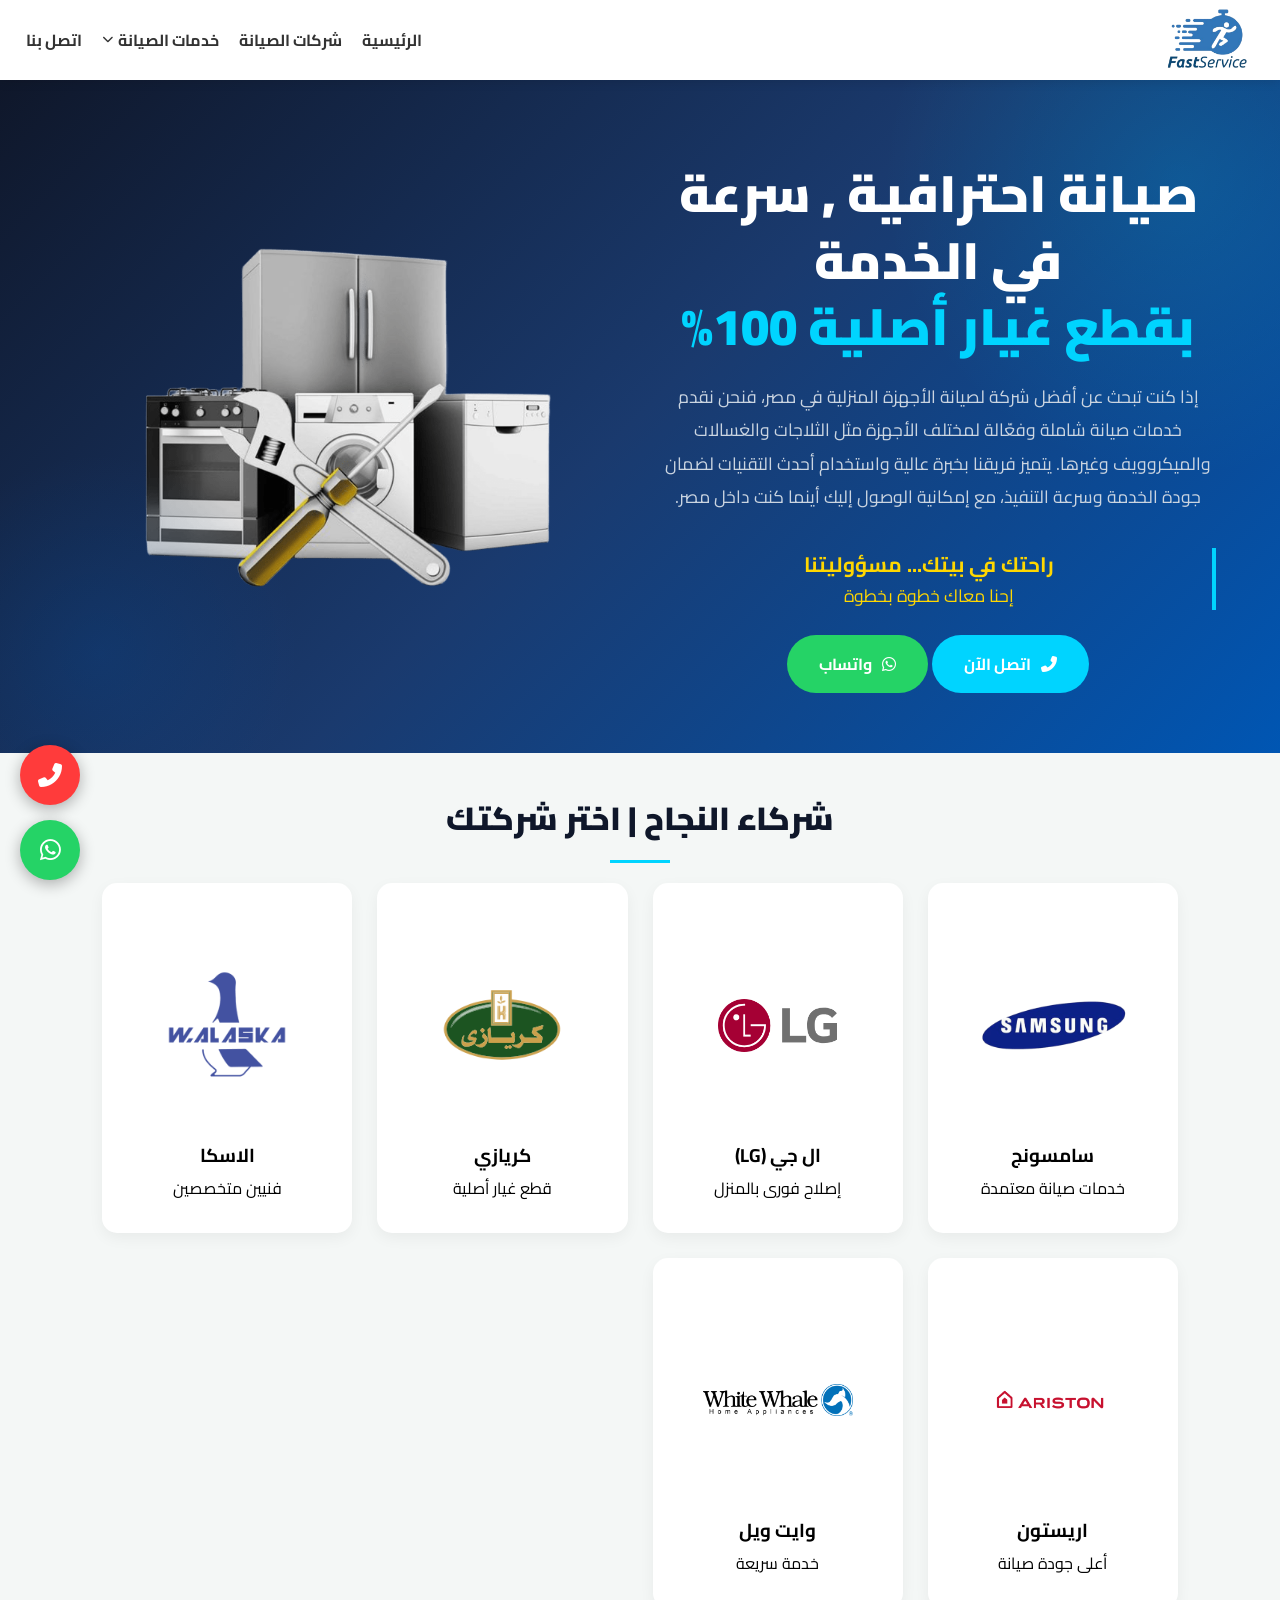
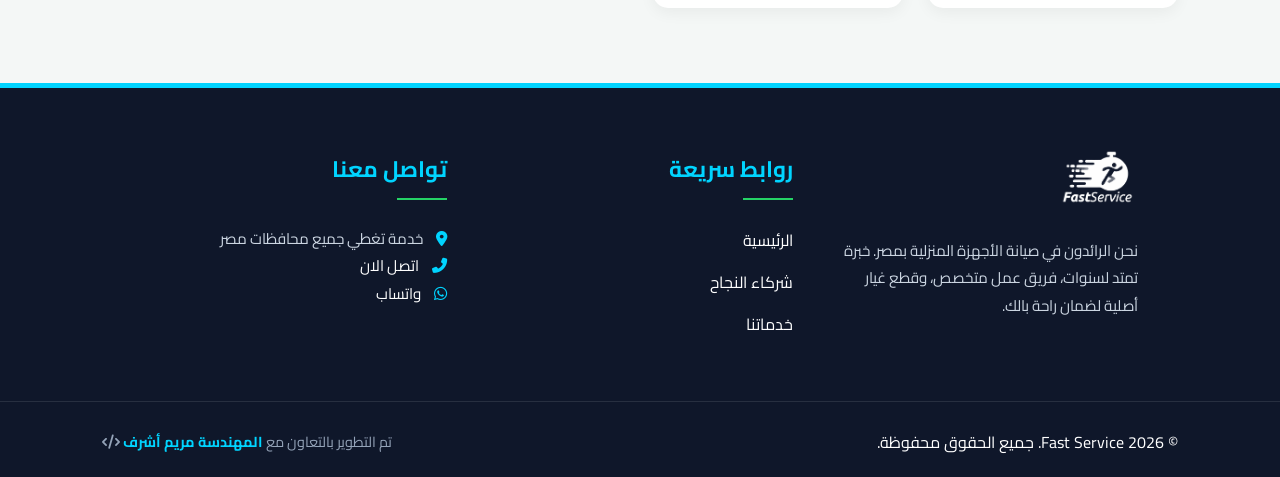
<file: index.html>
<!DOCTYPE html>
<html lang="ar" dir="rtl">
<head>
    <meta charset="UTF-8">
    <meta name="viewport" content="width=device-width, initial-scale=1.0">
<title>Fast Service | صيانة الأجهزة المنزلية في مصر</title>

<meta name="description"
    content="شركة Fast Service تقدم خدمات صيانة الثلاجات والغسالات والتكييفات والميكروويف بجميع محافظات مصر بأفضل الأسعار وبقطع غيار أصلية مع خدمة سريعة داخل المنزل.">

<meta name="keywords"
    content="صيانة أجهزة منزلية, صيانة ثلاجات, صيانة غسالات, صيانة تكييفات, صيانة ميكروويف, صيانة ديب فريزر, Fast Service, صيانة في مصر">

<meta name="author" content="Fast Service">

<meta name="robots" content="index, follow">

<meta name="language" content="Arabic">

<!-- Canonical -->
<link rel="canonical" href="https://fast-service-ecru.vercel.app/">

<!-- Open Graph / Facebook / WhatsApp -->
<meta property="og:type" content="website">

<meta property="og:title"
    content="Fast Service | صيانة الأجهزة المنزلية في مصر">

<meta property="og:description"
    content="خدمات صيانة احترافية للثلاجات والغسالات والتكييفات والميكروويف بجميع محافظات مصر مع قطع غيار أصلية وخدمة سريعة.">

<meta property="og:url"
    content="https://fast-service-ecru.vercel.app/">

<meta property="og:site_name"
    content="Fast Service">

<meta property="og:locale"
    content="ar_EG">

<meta property="og:image"
    content="https://fast-service-ecru.vercel.app/images/og.webp">

<meta property="og:image:width"
    content="1200">

<meta property="og:image:height"
    content="630">

<meta property="og:image:alt"
    content="Fast Service لصيانة الأجهزة المنزلية">
<meta name="twitter:card" content="summary_large_image">

<meta name="twitter:title"
content="Fast Service | صيانة الأجهزة المنزلية في مصر">

<meta name="twitter:description"
content="خدمات صيانة احترافية للثلاجات والغسالات والتكييفات والميكروويف بجميع محافظات مصر.">

<meta name="twitter:image"
content="https://fast-service-ecru.vercel.app/images/og.webp">

    <link rel="stylesheet" href="style.css">
    <link rel="stylesheet" href="https://cdnjs.cloudflare.com/ajax/libs/font-awesome/6.4.0/css/all.min.css">
    <link href="https://fonts.googleapis.com/css2?family=Cairo:wght@400;700;900&display=swap" rel="stylesheet">
    <link href="https://unpkg.com/aos@2.3.1/dist/aos.css" rel="stylesheet">
    <link rel="icon" type="image/webp" href="./images/FastService.webp">
    <script src="config.js"></script>
    <script async src="https://www.googletagmanager.com/gtag/js?id=AW-18092937491"></script>
    <script>
        window.dataLayer = window.dataLayer || [];
        function gtag() { dataLayer.push(arguments); }

        gtag('js', new Date());
        // gtag('config', 'AW-18092937491');
        // gtag('config', 'G-NDR5MHCCXX');
        gtag('config', siteConfig.analytics.ADS_ID);
        gtag('config', siteConfig.analytics.GA4_ID);
    </script>
</head>
<body>

     <header>
       
        <img src="./images/FastService.webp" alt="Fast Service Logo" class="logo-img">
    <!-- </a> -->
        <nav>
            <div class="menu-toggle" id="mobile-menu">
                <i class="fas fa-bars"></i>
            </div>
            <ul class="nav-links">
                <li><a href="index.html">الرئيسية</a></li>
                <li><a href="index.html#companies">شركات الصيانة</a></li>
                <!-- <li><a href="#">خدماتنا</a></li> -->
                <li class="dropdown">
                    <a href="javascript:void(0)" class="dropdown-toggle">
                        خدمات الصيانة <i class="fas fa-chevron-down"></i>
                    </a>
                    <ul class="submenu">
                        <li><a href="refrigerators.html"><i class="fas fa-snowflake"></i> قسم صيانة الثلاجات</a></li>
                        <li><a href="air-conditioners.html"><i class="fas fa-wind"></i> قسم صيانة التكييفات</a></li>
                        <li><a href="microwave.html"><i class="fas fa-microchip"></i> قسم صيانة الميكروويف</a></li>
                        <li><a href="washers.html"><i class="fas fa-tshirt"></i> قسم صيانة الغسالات</a></li>
                        <li><a href="deep-freezer.html"><i class="fas fa-icicles"></i> قسم صيانة الديب فريزر</a></li>
                    </ul>
                </li>
                <li><a href="tel:01507780599" onclick="return gtag_report_conversion();">اتصل بنا</a></li>
            </ul>
        </nav>
    </header>
    <div class="nav-overlay"></div>

    <section class="hero">
        <div class="hero-content">
            <h1>صيانة احترافية , سرعة في الخدمة<br><span>بقطع غيار أصلية 100%</span></h1>
            <p>إذا كنت تبحث عن أفضل شركة لصيانة الأجهزة المنزلية في مصر، فنحن نقدم خدمات صيانة شاملة وفعّالة لمختلف الأجهزة مثل الثلاجات والغسالات والميكروويف وغيرها. يتميز فريقنا بخبرة عالية واستخدام أحدث التقنيات لضمان جودة الخدمة وسرعة التنفيذ، مع إمكانية الوصول إليك أينما كنت داخل مصر.</p>
            <div class="hero-slogan">
                راحتك في بيتك... مسؤوليتنا <br> 
                <span>إحنا معاك خطوة بخطوة</span>
            </div>
            <div class="btn-group">
                <a onclick="return gtag_report_conversion();" class="btn btn-call phone-link"><i class="fas fa-phone-alt"></i> اتصل الآن</a>
                <a onclick="return gtag_report_conversion();" class="btn btn-wa whatsapp-link" target="_blank"><i class="fab fa-whatsapp"></i> واتساب</a>
            </div>
        </div>
        <div class="hero-image">
              <img src="./images/image.webp" alt="أجهزة منزلية" class="floating-img">
        </div>
    </section>
<section id="companies" class="companies-section">
    <h2 class="section-title" data-aos="fade-up">شركاء النجاح | اختر شركتك</h2>
    <div class="companies-grid">
        <a href="samsung.html" class="company-card" data-aos="zoom-in" data-aos-delay="100">
            <img src="./images/SM.webp" alt="Samsung" class="img-up1">
            <h3>سامسونج</h3>
            <p>خدمات صيانة معتمدة</p>
        </a>

        <a href="lg.html" class="company-card" data-aos="zoom-in" data-aos-delay="200">
            <img src="./images/LG.webp" alt="LG" class="img-up">
            <h3>ال جي (LG)</h3>
            <p>إصلاح فورى بالمنزل</p>
        </a>

        <a href="kiriazi.html" class="company-card" data-aos="zoom-in" data-aos-delay="300">
            <img src="./images/kiriazi.webp" alt="Kiriazi" class="img-up">
            <h3>كريازي</h3>
            <p>قطع غيار أصلية</p>
        </a>

        <a href="alaska.html" class="company-card" data-aos="zoom-in" data-aos-delay="400">
            <img src="./images/alaska.webp" alt="Alaska" class="img-up">
            <h3>الاسكا</h3>
            <p>فنيين متخصصين</p>
        </a>

        <a href="ariston.html" class="company-card" data-aos="zoom-in" data-aos-delay="500">
            <img src="./images/ariston.webp" alt="Ariston" class="img-up1">
            <h3>اريستون</h3>
            <p>أعلى جودة صيانة</p>
        </a>

        <a href="white-whale.html" class="company-card" data-aos="zoom-in" data-aos-delay="600">
            <img src="./images/WW.webp" alt="White Whale" class="img-up1">
            <h3>وايت ويل</h3>
            <p>خدمة سريعة</p>
        </a>
    </div>
</section>
    <div class="fixed-actions">
        <a onclick="return gtag_report_conversion();" class="float-btn phone phone-link"><i class="fas fa-phone-alt"></i></a>
        <a onclick="return gtag_report_conversion();" class="float-btn wa whatsapp-link" target="_blank"><i class="fab fa-whatsapp"></i></a>
    </div>
    <footer class="main-footer">
    <div class="footer-container">
        <!-- قسم عن الشركة -->
        <div class="footer-column about">
            <img src="./images/FastService.webp" alt="Fast Service" class="footer-logo">
            <p>نحن الرائدون في صيانة الأجهزة المنزلية بمصر. خبرة تمتد لسنوات، فريق عمل متخصص، وقطع غيار أصلية لضمان راحة بالك.</p>
            
        </div>

        <!-- روابط سريعة -->
        <div class="footer-column links">
            <h3>روابط سريعة</h3>
            <ul>
                <li><a href="index.html">الرئيسية</a></li>
                <li><a href="index.html#companies">شركاء النجاح</a></li>
                <li><a href="index.html">خدماتنا</a></li>
            </ul>
        </div>

        <!-- تواصل معنا -->
        <div class="footer-column contact">
            <h3>تواصل معنا</h3>
            <p><i class="fas fa-map-marker-alt"></i> خدمة تغطي جميع محافظات مصر</p>
            <p><i class="fas fa-phone-alt"></i> <a class="phone-link" onclick="return gtag_report_conversion();">اتصل الان</a></p>
            <p>
                <i class="fab fa-whatsapp"></i>
                <a onclick="return gtag_report_conversion();"
                    target="_blank"
                    class="whatsapp-link">
                واتساب
                </a>
            </p>
           
        </div>
    </div>

   
    <div class="footer-bottom">
        <div class="bottom-content">
            <p>&copy; 2026 Fast Service. جميع الحقوق محفوظة.</p>
            <p class="dev-credit">
    تم التطوير بالتعاون مع 
    <a href="https://wa.me/201092695799" target="_blank" class="engineer-name">
        المهندسة مريم أشرف
    </a>
    <i class="fas fa-code"></i>
</p>
        </div>
    </div>
    </footer>
    <script src="https://unpkg.com/aos@2.3.1/dist/aos.js"></script>
    <script>
        AOS.init({
            duration: 1000, 
            once: true,     
        });
    </script>
    <script src="script.js"></script>

    <!-- Structured Data SEO -->
<script type="application/ld+json">
{
  "@context": "https://schema.org",
  "@type": "LocalBusiness",
  "name": "Fast Service",
  "url": "https://fast-service-ecru.vercel.app/",
    "logo": "https://fast-service-ecru.vercel.app/images/FastService.webp",
    "image": "https://fast-service-ecru.vercel.app/images/og.webp",
  "telephone": "+201507780599",
  "address": {
    "@type": "PostalAddress",
    "addressCountry": "EG"
  },
  "areaServed": "Egypt",
  "sameAs": [
    "https://wa.me/201507780599"
  ]
}
</script>
<script type="application/ld+json">
{
  "@context": "https://schema.org",
  "@type": "FAQPage",
  "mainEntity": [
    {
      "@type": "Question",
      "name": "هل تقدمون خدمة صيانة منزلية في جميع محافظات مصر؟",
      "acceptedAnswer": {
        "@type": "Answer",
        "text": "نعم، نقدم خدمة صيانة منزلية شاملة تغطي جميع محافظات مصر بسرعة واستجابة خلال 24 ساعة."
      }
    },
    {
      "@type": "Question",
      "name": "هل يتم استخدام قطع غيار أصلية في الصيانة؟",
      "acceptedAnswer": {
        "@type": "Answer",
        "text": "نعم، نستخدم قطع غيار أصلية أو عالية الجودة لضمان أفضل أداء للأجهزة بعد الصيانة."
      }
    },
    {
      "@type": "Question",
      "name": "ما هي الأجهزة التي تقومون بصيانتها؟",
      "acceptedAnswer": {
        "@type": "Answer",
        "text": "نقوم بصيانة جميع الأجهزة المنزلية مثل الثلاجات والغسالات والتكييفات والميكروويف والديب فريزر."
      }
    },
    {
      "@type": "Question",
      "name": "كم تستغرق مدة الصيانة؟",
      "acceptedAnswer": {
        "@type": "Answer",
        "text": "تختلف مدة الصيانة حسب العطل، ولكن في أغلب الحالات يتم الإصلاح خلال نفس اليوم أو خلال 24 ساعة."
      }
    },
    {
      "@type": "Question",
      "name": "كيف يمكنني طلب خدمة الصيانة؟",
      "acceptedAnswer": {
        "@type": "Answer",
        "text": "يمكنك طلب الخدمة من خلال الاتصال بنا مباشرة أو التواصل عبر واتساب وسيتم الرد عليك فورًا."
      }
    }
  ]
}
</script>
</body>
</html>
</file>
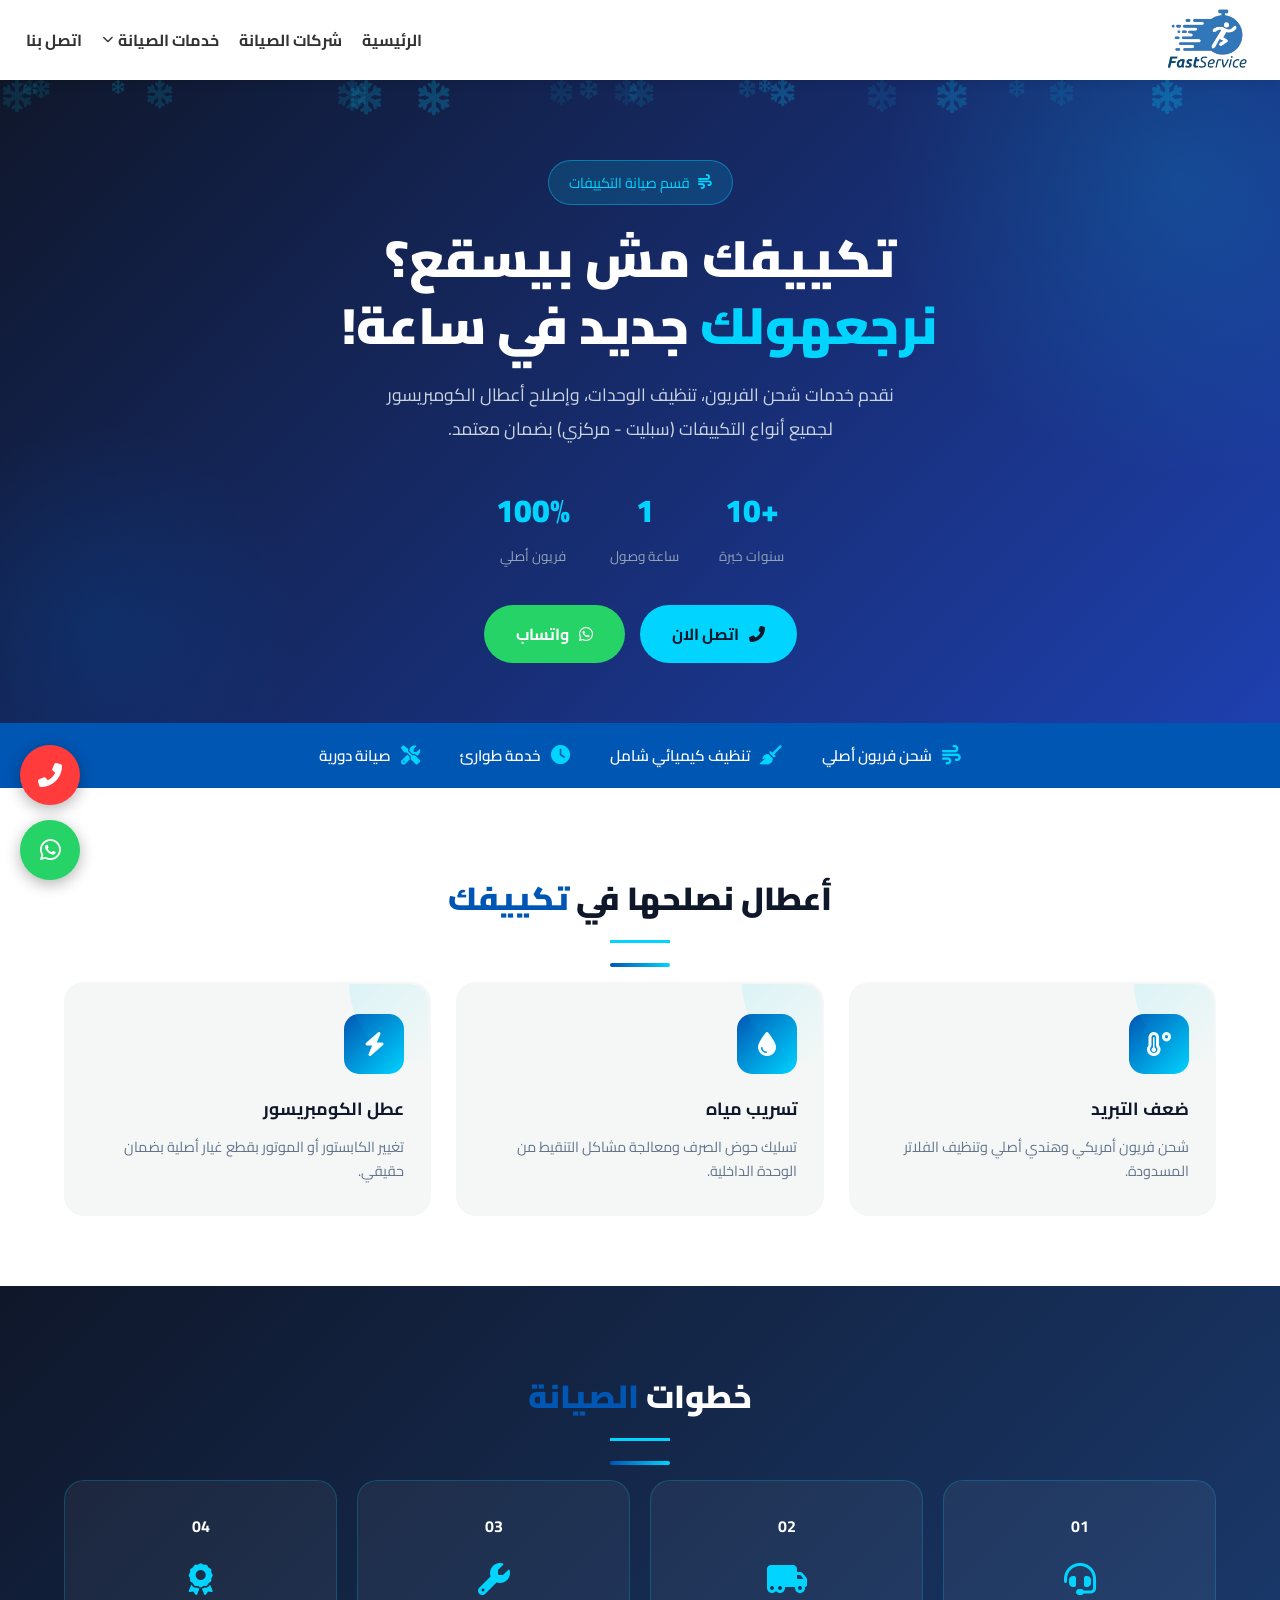
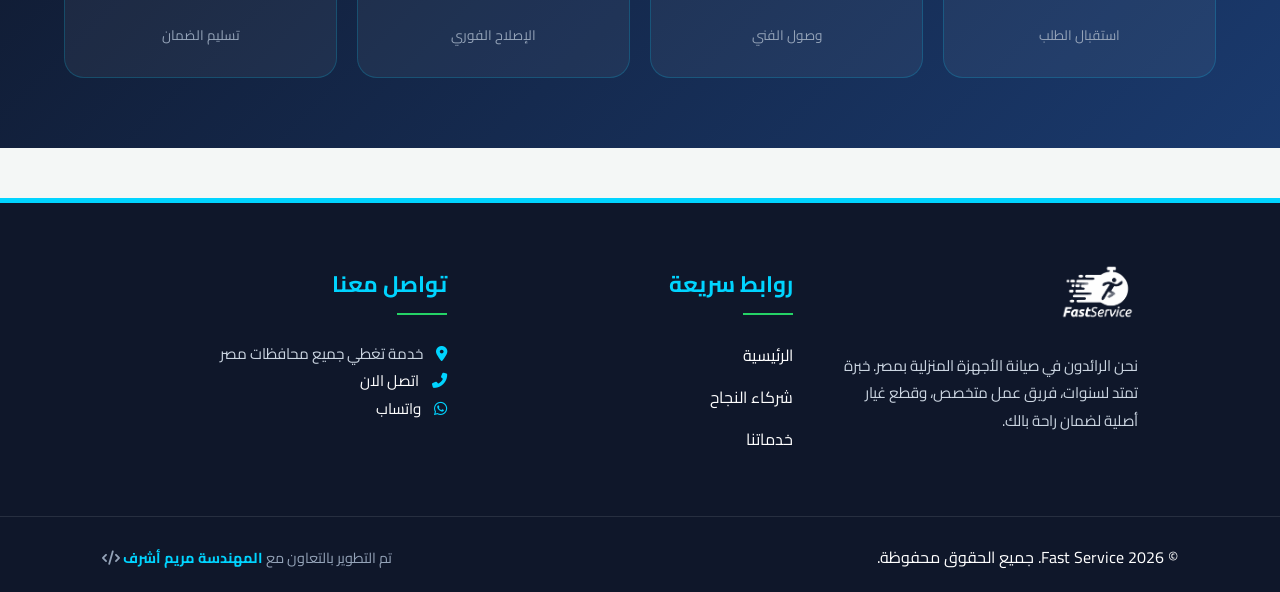
<file: air-conditioners.html>
<!DOCTYPE html>
<html lang="ar" dir="rtl">
<head>
    <meta charset="UTF-8">
    <meta name="viewport" content="width=device-width, initial-scale=1.0">
    <title>صيانة التكييفات | Fast Service</title>
    <meta name="description" content="خدمات صيانة التكييفات: تركيب، تنظيف، شحن فريون وإصلاح الأعطال لجميع الموديلات. فنيون معتمدون وسرعة استجابة في جميع محافظات مصر.">
    <meta name="keywords" content="صيانة تكييفات, تنظيف تكييف, شحن فريون, Fast Service">
    <meta name="author" content="Fast Service">
    <meta name="robots" content="index, follow">
    <link rel="canonical" href="https://fast-service-ecru.vercel.app/air-conditioners.html">
    <meta property="og:type" content="website">
    <meta property="og:title" content="صيانة التكييفات | Fast Service">
    <meta property="og:description" content="خدمات صيانة التكييفات: تركيب، تنظيف، شحن فريون وإصلاح الأعطال لجميع الموديلات.">
    <meta property="og:url" content="https://fast-service-ecru.vercel.app/air-conditioners.html">
    <meta property="og:locale" content="ar_EG">
    <meta property="og:image" content="https://fast-service-ecru.vercel.app/images/FastService.webp">
    <meta name="twitter:card" content="summary_large_image">
    <meta name="twitter:title" content="صيانة التكييفات | Fast Service">
    <meta name="twitter:description" content="خدمات صيانة التكييفات: تركيب، تنظيف، شحن فريون وإصلاح الأعطال لجميع الموديلات.">
    <meta name="twitter:image" content="https://fast-service-ecru.vercel.app/images/FastService.webp">
    <link rel="stylesheet" href="https://cdnjs.cloudflare.com/ajax/libs/font-awesome/6.4.0/css/all.min.css">
    <link href="https://fonts.googleapis.com/css2?family=Cairo:wght@400;600;700;900&display=swap" rel="stylesheet">
    <link rel="stylesheet" href="style.css">
    <link rel="icon" type="image/webp" href="./images/FastService.webp">
    <script src="config.js"></script>
    <script async src="https://www.googletagmanager.com/gtag/js?id=AW-18092937491"></script>
    <script>
        window.dataLayer = window.dataLayer || [];
        function gtag() { dataLayer.push(arguments); }

        gtag('js', new Date());
        // gtag('config', 'AW-18092937491');
        // gtag('config', 'G-NDR5MHCCXX');
        gtag('config', siteConfig.analytics.ADS_ID);
        gtag('config', siteConfig.analytics.GA4_ID);
    </script>
</head>
<body>
    <header>
        <!-- <div class="logo"><i class="fas fa-tools"></i> Fast Service</div> -->
         <!-- <a href="index.html"> -->
        <img src="./images/FastService.webp" alt="Fast Service Logo" class="logo-img">
    <!-- </a> -->
        <nav>
            <div class="menu-toggle" id="mobile-menu">
                <i class="fas fa-bars"></i>
            </div>
            <ul class="nav-links">
                <li><a href="index.html">الرئيسية</a></li>
                <li><a href="index.html#companies">شركات الصيانة</a></li>
                <!-- <li><a href="#">خدماتنا</a></li> -->
                <li class="dropdown">
                    <a href="javascript:void(0)" class="dropdown-toggle">
                        خدمات الصيانة <i class="fas fa-chevron-down"></i>
                    </a>
                    <ul class="submenu">
                        <li><a href="refrigerators.html"><i class="fas fa-snowflake"></i> قسم صيانة الثلاجات</a></li>
                        <li><a href="air-conditioners.html"><i class="fas fa-wind"></i> قسم صيانة التكييفات</a></li>
                        <li><a href="microwave.html"><i class="fas fa-microchip"></i> قسم صيانة الميكروويف</a></li>
                        <li><a href="washers.html"><i class="fas fa-tshirt"></i> قسم صيانة الغسالات</a></li>
                        <li><a href="deep-freezer.html"><i class="fas fa-icicles"></i> قسم صيانة الديب فريزر</a></li>
                    </ul>
                </li>
                <li><a href="tel:01507780599" onclick="return gtag_report_conversion();">اتصل بنا</a></li>
            </ul>
        </nav>
    </header>

    <div class="fixed-actions">
        <a onclick="return gtag_report_conversion();" class="float-btn phone phone-link"><i class="fas fa-phone-alt"></i></a>
        <a onclick="return gtag_report_conversion();" class="float-btn wa whatsapp-link" target="_blank"><i class="fab fa-whatsapp"></i></a>
    </div>

    <section class="hero ac-hero">
        <div class="snowflakes" id="snowflakes"></div>
        <div class="hero-content">
            <div class="hero-badge"><i class="fas fa-wind"></i> قسم صيانة التكييفات</div>
            <h1>تكييفك مش بيسقع؟<br><span>نرجعهولك</span> جديد في ساعة!</h1>
            <p>نقدم خدمات شحن الفريون، تنظيف الوحدات، وإصلاح أعطال الكومبريسور<br>لجميع أنواع التكييفات (سبليت - مركزي) بضمان معتمد.</p>
            <div class="hero-stats">
                <div class="stat"><span class="stat-num">+10</span><span class="stat-label">سنوات خبرة</span></div>
                <div class="stat"><span class="stat-num">1</span><span class="stat-label">ساعة وصول</span></div>
                <div class="stat"><span class="stat-num">100%</span><span class="stat-label">فريون أصلي</span></div>
            </div>
            <div class="hero-btns">
                <a onclick="return gtag_report_conversion();" class="btn btn-primary phone-link"><i class="fas fa-phone-alt"></i> اتصل الان</a>
                <a onclick="return gtag_report_conversion();" class="btn btn-whatsapp whatsapp-link" target="_blank"><i class="fab fa-whatsapp"></i> واتساب</a>
            </div>
        </div>
    </section>

    <div class="features-strip">
        <div class="feature-item"><i class="fas fa-wind"></i> شحن فريون أصلي</div>
        <div class="feature-item"><i class="fas fa-broom"></i> تنظيف كيميائي شامل</div>
        <div class="feature-item"><i class="fas fa-clock"></i> خدمة طوارئ</div>
        <div class="feature-item"><i class="fas fa-tools"></i> صيانة دورية</div>
    </div>

    <section class="problems-section">
        <div class="reveal">
            <div class="section-title">أعطال نصلحها في <span>تكييفك</span></div>
            <div class="title-line"></div>
        </div>
        <div class="problems-grid">
            <div class="problem-card reveal"><div class="problem-icon"><i class="fas fa-temperature-high"></i></div><h3>ضعف التبريد</h3><p>شحن فريون أمريكي وهندي أصلي وتنظيف الفلاتر المسدودة.</p></div>
            <div class="problem-card reveal"><div class="problem-icon"><i class="fas fa-droplet"></i></div><h3>تسريب مياه</h3><p>تسليك حوض الصرف ومعالجة مشاكل التنقيط من الوحدة الداخلية.</p></div>
            <div class="problem-card reveal"><div class="problem-icon"><i class="fas fa-bolt"></i></div><h3>عطل الكومبريسور</h3><p>تغيير الكابستور أو الموتور بقطع غيار أصلية بضمان حقيقي.</p></div>
        </div>
    </section>

    <section class="steps-section">
        <div class="reveal">
            <div class="section-title" style="color:white">خطوات <span>الصيانة</span></div>
            <div class="title-line"></div>
        </div>
        <div class="steps-grid">
            <div class="step-card reveal"><h3>01</h3><div class="step-icon"><i class="fas fa-headset"></i></div><p>استقبال الطلب</p></div>
            <div class="step-card reveal"><h3>02</h3><div class="step-icon"><i class="fas fa-truck-moving"></i></div><p>وصول الفني</p></div>
            <div class="step-card reveal"><h3>03</h3><div class="step-icon"><i class="fas fa-wrench"></i></div><p>الإصلاح الفوري</p></div>
            <div class="step-card reveal"><h3>04</h3><div class="step-icon"><i class="fas fa-award"></i></div><p>تسليم الضمان</p></div>
        </div>
    </section>

    <footer class="main-footer">
    <div class="footer-container">
        <!-- قسم عن الشركة -->
        <div class="footer-column about">
            <img src="./images/FastService.webp" alt="Fast Service" class="footer-logo">
            <p>نحن الرائدون في صيانة الأجهزة المنزلية بمصر. خبرة تمتد لسنوات، فريق عمل متخصص، وقطع غيار أصلية لضمان راحة بالك.</p>
            
        </div>

        <!-- روابط سريعة -->
        <div class="footer-column links">
            <h3>روابط سريعة</h3>
            <ul>
                <li><a href="index.html">الرئيسية</a></li>
                <li><a href="index.html#companies">شركاء النجاح</a></li>
                <li><a href="index.html">خدماتنا</a></li>
            </ul>
        </div>

        <!-- تواصل معنا -->
        <div class="footer-column contact">
            <h3>تواصل معنا</h3>
            <p><i class="fas fa-map-marker-alt"></i> خدمة تغطي جميع محافظات مصر</p>
            <p><i class="fas fa-phone-alt"></i> <a class="phone-link" onclick="return gtag_report_conversion();">اتصل الان</a></p>
            <p>
                <i class="fab fa-whatsapp"></i>
                <a onclick="return gtag_report_conversion();"
                    target="_blank"
                    class="whatsapp-link">
                واتساب
                </a>
            </p>
           
        </div>
    </div>

    <!-- الجزء السفلي (حقوق النشر والتعاون) -->
    <div class="footer-bottom">
        <div class="bottom-content">
            <p>&copy; 2026 Fast Service. جميع الحقوق محفوظة.</p>
            <p class="dev-credit">
    تم التطوير بالتعاون مع 
    <a href="https://wa.me/201092695799" target="_blank" class="engineer-name">
        المهندسة مريم أشرف
    </a>
    <i class="fas fa-code"></i>
</p>
        </div>
    </div>
    </footer>
    <script src="script.js"></script>
<script type="application/ld+json">
{
  "@context": "https://schema.org",
  "@type": "Service",
  "name": "صيانة التكييفات - Fast Service",
  "provider": {
    "@type": "LocalBusiness",
    "name": "Fast Service",
    "url": "https://fast-service-ecru.vercel.app/",
    "telephone": "+201507780599"
  },
  "areaServed": "Egypt",
  "serviceType": "Air Conditioner Repair",
  "description": "خدمات صيانة التكييفات تشمل شحن الفريون، تنظيف الوحدات، إصلاح الأعطال، وصيانة الكومبريسور لجميع أنواع التكييفات (سبليت ومركزي)."
}
</script> <script type="application/ld+json">
{
  "@context": "https://schema.org",
  "@type": "FAQPage",
  "mainEntity": [
    {
      "@type": "Question",
      "name": "ما سبب ضعف تبريد التكييف؟",
      "acceptedAnswer": {
        "@type": "Answer",
        "text": "غالبًا يكون السبب نقص الفريون أو انسداد الفلاتر، ونقوم بإصلاح المشكلة من خلال شحن فريون وتنظيف شامل للوحدة."
      }
    },
    {
      "@type": "Question",
      "name": "هل تقدمون خدمة شحن فريون أصلي؟",
      "acceptedAnswer": {
        "@type": "Answer",
        "text": "نعم، نستخدم فريون أصلي عالي الجودة لضمان أفضل أداء للتكييف."
      }
    },
    {
      "@type": "Question",
      "name": "كم تستغرق عملية صيانة التكييف؟",
      "acceptedAnswer": {
        "@type": "Answer",
        "text": "في أغلب الحالات يتم الإصلاح خلال ساعة واحدة من وصول الفني."
      }
    },
    {
      "@type": "Question",
      "name": "هل يتم إصلاح الكومبريسور؟",
      "acceptedAnswer": {
        "@type": "Answer",
        "text": "نعم، نقوم بإصلاح أو استبدال الكومبريسور باستخدام قطع غيار أصلية مع ضمان."
      }
    },
    {
      "@type": "Question",
      "name": "هل الخدمة متاحة في جميع المحافظات؟",
      "acceptedAnswer": {
        "@type": "Answer",
        "text": "نعم، نقدم خدمة صيانة التكييفات في جميع محافظات مصر."
      }
    }
  ]
}
</script> 
</body>
</html>
</file>
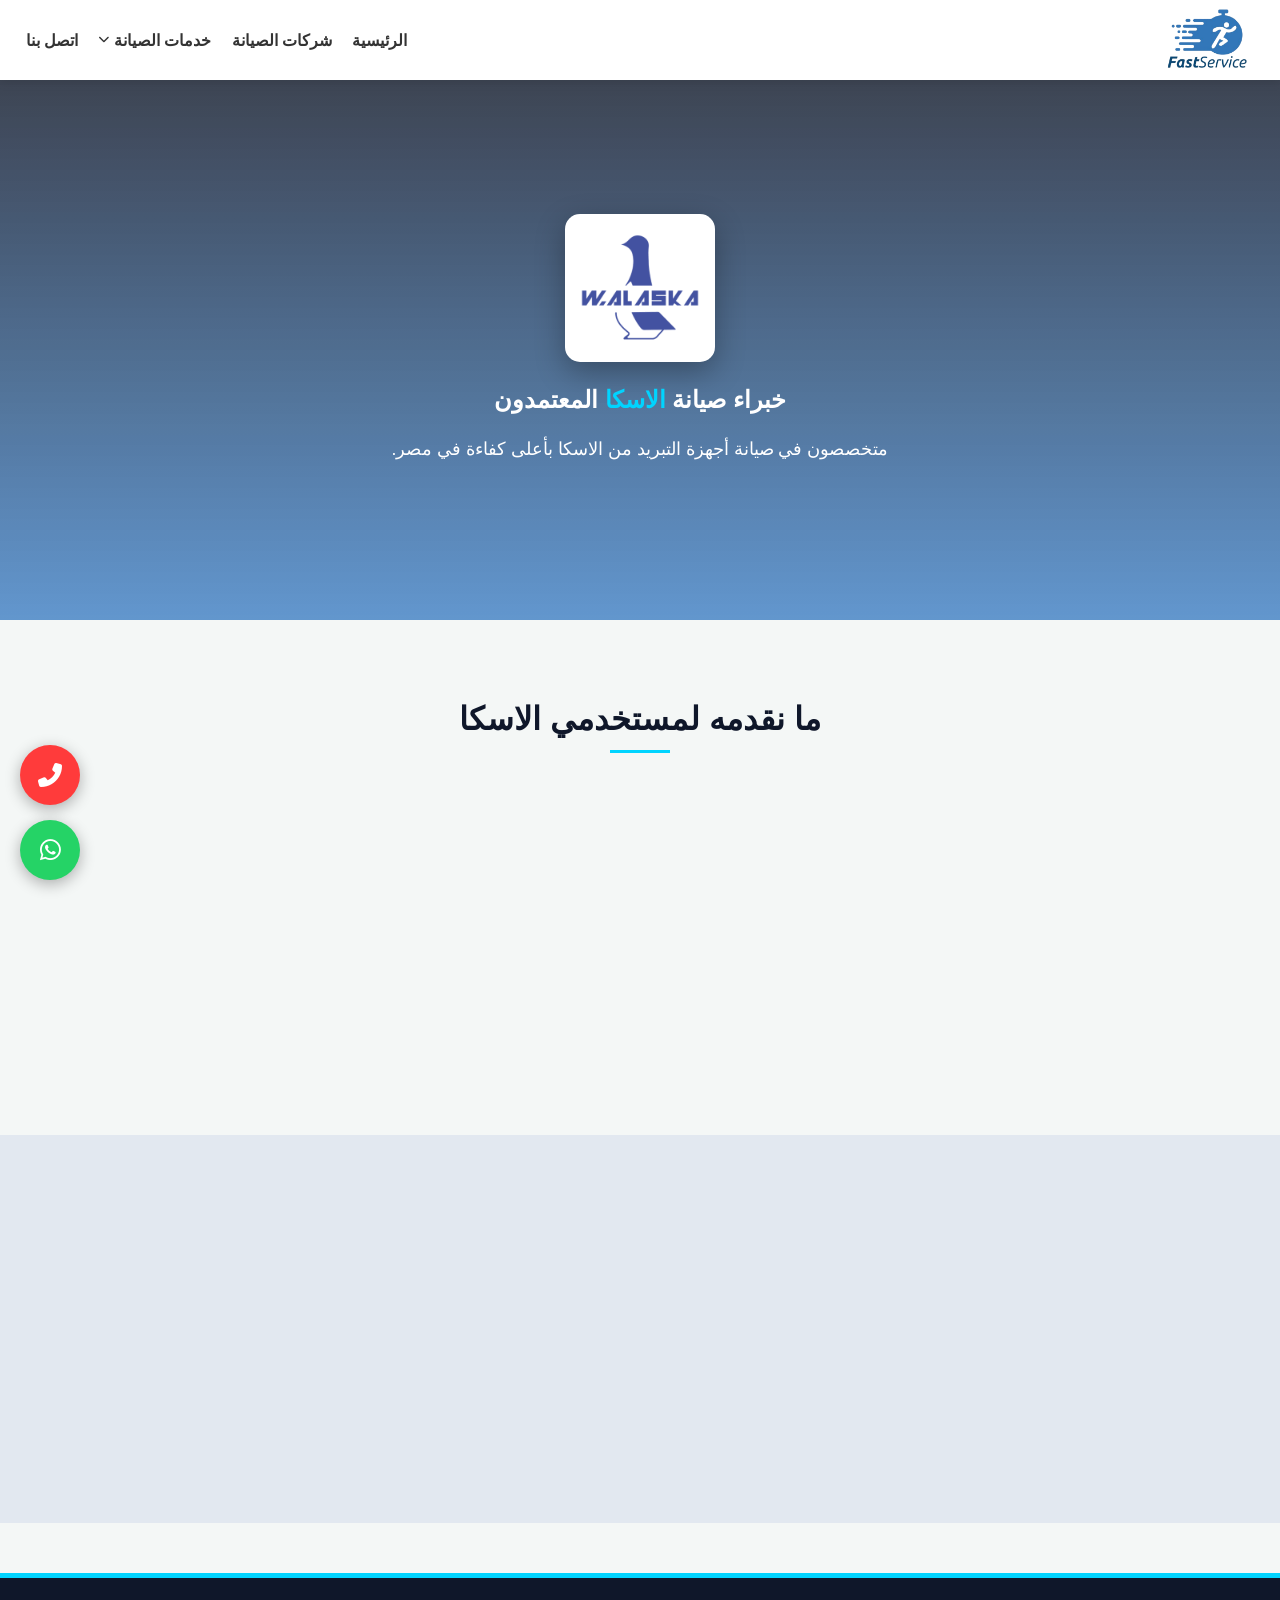
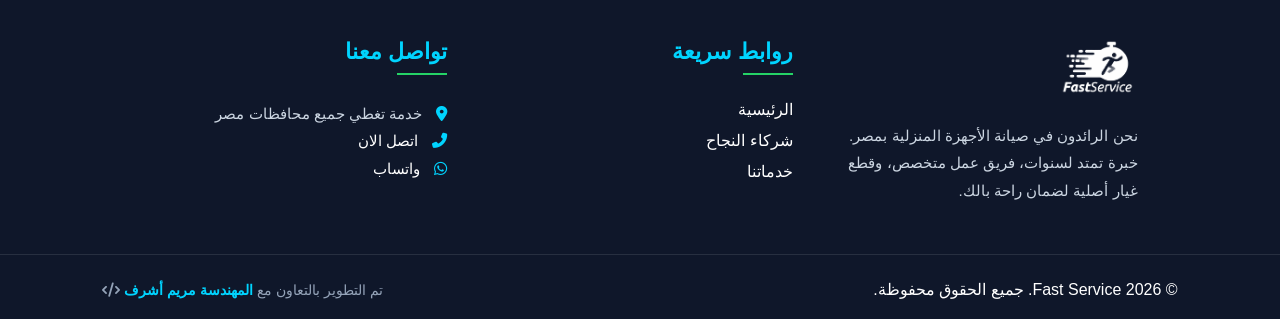
<file: alaska.html>
<!DOCTYPE html>
<html lang="ar" dir="rtl">
<head>
    <meta charset="UTF-8">
    <meta name="viewport" content="width=device-width, initial-scale=1.0">
    <title>صيانة الاسكا | Fast Service</title>
    <meta name="description" content="خدمات صيانة أجهزة الاسكا: صيانة ثلاجات وتبريد بكفاءة عالية، قطع غيار أصلية وفنيون متخصصون لضمان أفضل أداء.">
    <meta name="keywords" content="صيانة الاسكا, صيانة ثلاجات الاسكا, قطع غيار الاسكا, Fast Service">
    <meta name="author" content="Fast Service">
    <meta name="robots" content="index, follow">
    <link rel="canonical" href="https://fast-service-ecru.vercel.app/alaska.html">
    <meta property="og:type" content="website">
    <meta property="og:title" content="صيانة الاسكا | Fast Service">
    <meta property="og:description" content="خدمات صيانة أجهزة الاسكا: صيانة ثلاجات وتبريد بكفاءة عالية، قطع غيار أصلية.">
    <meta property="og:url" content="https://fast-service-ecru.vercel.app/alaska.html">
    <meta property="og:locale" content="ar_EG">
    <meta property="og:image" content="https://fast-service-ecru.vercel.app/images/alaska.webp">
    <meta name="twitter:card" content="summary_large_image">
    <meta name="twitter:title" content="صيانة الاسكا | Fast Service">
    <meta name="twitter:description" content="خدمات صيانة أجهزة الاسكا: صيانة ثلاجات وتبريد بكفاءة عالية، قطع غيار أصلية.">
    <meta name="twitter:image" content="https://fast-service-ecru.vercel.app/images/alaska.webp">
    <link rel="stylesheet" href="style.css">
    <link rel="icon" type="image/webp" href="./images/FastService.webp">
    <link href="https://unpkg.com/aos@2.3.1/dist/aos.css" rel="stylesheet">
    <link rel="stylesheet" href="https://cdnjs.cloudflare.com/ajax/libs/font-awesome/6.4.0/css/all.min.css">
    <script src="config.js"></script>
    <script async src="https://www.googletagmanager.com/gtag/js?id=AW-18092937491"></script>
    <script>
        window.dataLayer = window.dataLayer || [];
        function gtag() { dataLayer.push(arguments); }

        gtag('js', new Date());
        // gtag('config', 'AW-18092937491');
        // gtag('config', 'G-NDR5MHCCXX');
        gtag('config', siteConfig.analytics.ADS_ID);
        gtag('config', siteConfig.analytics.GA4_ID);
    </script>
</head>
<body class="company-page alaska-theme">
   <header>
        <!-- <div class="logo"><i class="fas fa-tools"></i> Fast Service</div> -->
         <!-- <a href="index.html"> -->
        <img src="./images/FastService.webp" alt="Fast Service Logo" class="logo-img">
    <!-- </a> -->
        <nav>
            <div class="menu-toggle" id="mobile-menu">
                <i class="fas fa-bars"></i>
            </div>
            <ul class="nav-links">
                <li><a href="index.html">الرئيسية</a></li>
                <li><a href="index.html#companies">شركات الصيانة</a></li>
                <!-- <li><a href="#">خدماتنا</a></li> -->
                <li class="dropdown">
                    <a href="javascript:void(0)" class="dropdown-toggle">
                        خدمات الصيانة <i class="fas fa-chevron-down"></i>
                    </a>
                    <ul class="submenu">
                        <li><a href="refrigerators.html"><i class="fas fa-snowflake"></i> قسم صيانة الثلاجات</a></li>
                        <li><a href="air-conditioners.html"><i class="fas fa-wind"></i> قسم صيانة التكييفات</a></li>
                        <li><a href="microwave.html"><i class="fas fa-microchip"></i> قسم صيانة الميكروويف</a></li>
                        <li><a href="washers.html"><i class="fas fa-tshirt"></i> قسم صيانة الغسالات</a></li>
                        <li><a href="deep-freezer.html"><i class="fas fa-icicles"></i> قسم صيانة الديب فريزر</a></li>
                    </ul>
                </li>
                <li><a class="phone-link" onclick="return gtag_report_conversion();">اتصل بنا</a></li>
            </ul>
        </nav>
    </header>

    <section class="company-hero" data-aos="fade-in">
        <div class="hero-overlay"></div>
        <div class="hero-content" data-aos="zoom-in">
            <img src="./images/alaska.webp" alt="Alaska" class="brand-big-logo">
            <h1>خبراء صيانة <span>الاسكا</span> المعتمدون</h1>
            <p>متخصصون في صيانة أجهزة التبريد من الاسكا بأعلى كفاءة في مصر.</p>
        </div>
    </section>

    <section class="services-info">
        <div class="container">
            <h2 class="section-title">ما نقدمه لمستخدمي الاسكا</h2>
            <div class="info-grid">
                <div class="info-card" data-aos="fade-up">
                    <i class="fas fa-ice-cream"></i>
                    <h3>ديب فريزر الاسكا</h3>
                    <p>صيانة الديب فريزر الرأسي والأفقي وشحن الفريون الأصلي.</p>
                </div>
                <div class="info-card" data-aos="fade-up" data-aos-delay="200">
                    <i class="fas fa-thermometer-empty"></i>
                    <h3>ثلاجات الاسكا</h3>
                    <p>تغيير الثرموستات والموتور بضمان حقيقي يصل لعام كامل.</p>
                </div>
            </div>
        </div>
    </section>
    <section class="why-us">
        <div class="why-content" data-aos="fade-left">
            <h2>لماذا تختارنا لصيانة الاسكا</h2>
            <ul>
                <li><i class="fas fa-user-check"></i> فنيين معتمدين لأحدث تكنولوجيا الاسكا.</li>
                <li><i class="fas fa-tachometer-alt"></i> سرعة تلبية الطلب في نفس اليوم.</li>
                <li><i class="fas fa-shield-alt"></i> قطع غيار أصلية 100% بالضمان.</li>
            </ul>
            <a onclick="return gtag_report_conversion();" class="btn btn-call pulse-animation phone-link">اطلب صيانة الاسكا</a>
        </div>
    </section>

    <div class="fixed-actions">
        <a onclick="return gtag_report_conversion();" class="float-btn phone phone-link"><i class="fas fa-phone-alt"></i></a>
        <a onclick="return gtag_report_conversion();" class="float-btn wa whatsapp-link" target="_blank"><i class="fab fa-whatsapp"></i></a>
    </div>
    <footer class="main-footer">
    <div class="footer-container">
        <!-- قسم عن الشركة -->
        <div class="footer-column about">
            <img src="./images/FastService.webp" alt="Fast Service" class="footer-logo">
            <p>نحن الرائدون في صيانة الأجهزة المنزلية بمصر. خبرة تمتد لسنوات، فريق عمل متخصص، وقطع غيار أصلية لضمان راحة بالك.</p>
            
        </div>

        <!-- روابط سريعة -->
        <div class="footer-column links">
            <h3>روابط سريعة</h3>
            <ul>
                <li><a href="index.html">الرئيسية</a></li>
                <li><a href="index.html#companies">شركاء النجاح</a></li>
                <li><a href="index.html">خدماتنا</a></li>
            </ul>
        </div>

        <!-- تواصل معنا -->
        <div class="footer-column contact">
            <h3>تواصل معنا</h3>
            <p><i class="fas fa-map-marker-alt"></i> خدمة تغطي جميع محافظات مصر</p>
            <p><i class="fas fa-phone-alt"></i> <a class="phone-link" onclick="return gtag_report_conversion();">اتصل الان</a></p>
            <p>
                <i class="fab fa-whatsapp"></i>
                <a onclick="return gtag_report_conversion();"
                    target="_blank"
                    class="whatsapp-link">
                واتساب
                </a>
            </p>
           
        </div>
    </div>

    <!-- الجزء السفلي (حقوق النشر والتعاون) -->
    <div class="footer-bottom">
        <div class="bottom-content">
            <p>&copy; 2026 Fast Service. جميع الحقوق محفوظة.</p>
            <p class="dev-credit">
    تم التطوير بالتعاون مع 
    <a href="https://wa.me/201092695799" target="_blank" class="engineer-name">
        المهندسة مريم أشرف
    </a>
    <i class="fas fa-code"></i>
</p>
        </div>
    </div>
    </footer>
    <script src="https://unpkg.com/aos@2.3.1/dist/aos.js"></script>
    <script>AOS.init({ duration: 1000 });</script>
    <script src="script.js"></script>
    <script type="application/ld+json">
{
  "@context": "https://schema.org",
  "@type": "LocalBusiness",
  "name": "صيانة ألاسكا | Fast Service",
  "image": "https://fast-service-ecru.vercel.app/images/alaska.webp",
  "url": "https://fast-service-ecru.vercel.app/alaska.html",
  "telephone": "اتصل الآن",
  "address": {
    "@type": "PostalAddress",
    "streetAddress": "جميع محافظات مصر",
    "addressLocality": "Cairo",
    "addressCountry": "EG"
  },
  "description": "خدمات صيانة أجهزة ألاسكا: صيانة ثلاجات وتبريد بكفاءة عالية وقطع غيار أصلية."
}
</script>

<script type="application/ld+json">
{
  "@context": "https://schema.org",
  "@type": "FAQPage",
  "mainEntity": [{
    "@type": "Question",
    "name": "هل توفرون قطع غيار أصلية لأجهزة ألاسكا؟",
    "acceptedAnswer": {
      "@type": "Answer",
      "text": "نعم، نحن نوفر قطع غيار أصلية لضمان أفضل أداء لأجهزة ألاسكا الخاصة بك."
    }
  }, {
    "@type": "Question",
    "name": "ما هي الأجهزة التي يتم صيانتها من ماركة ألاسكا؟",
    "acceptedAnswer": {
      "@type": "Answer",
      "text": "نحن متخصصون في صيانة ثلاجات وأجهزة تبريد ألاسكا بكافة أنواعها."
    }
  }]
}
</script>
</body>

</html>
</file>
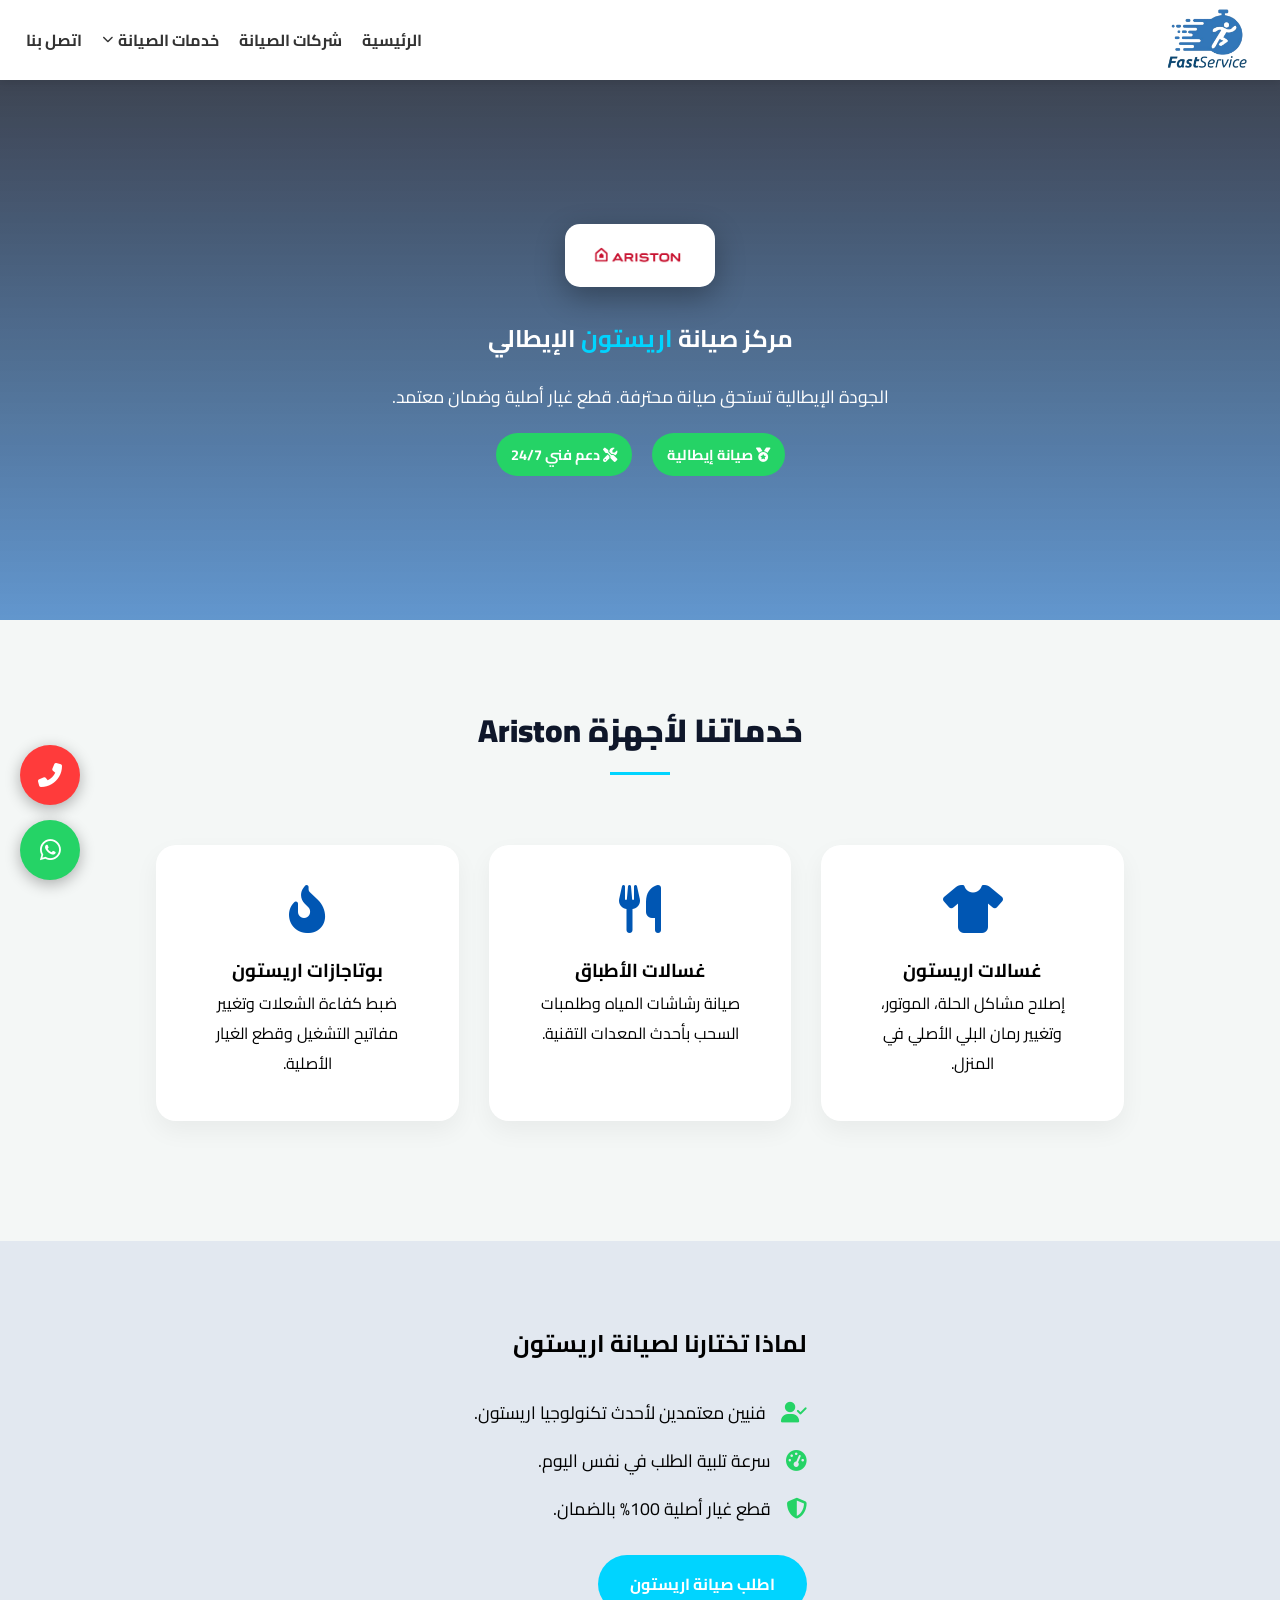
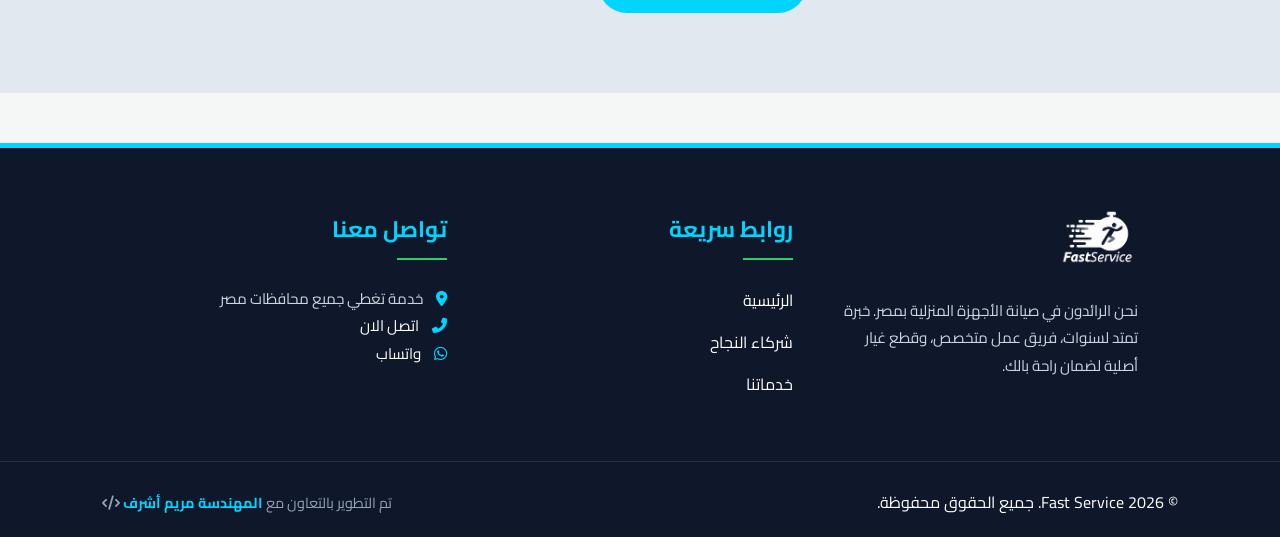
<file: ariston.html>
<!DOCTYPE html>
<html lang="ar" dir="rtl">
<head>
    <meta charset="UTF-8">
    <meta name="viewport" content="width=device-width, initial-scale=1.0">
    <title>صيانة اريستون | Fast Service</title>
    <meta name="description" content="مركز صيانة اريستون المعتمد: إصلاحات موثوقة لثلاجات وغسالات اريستون مع قطع غيار أصلية وخدمة سريعة.">
    <meta name="keywords" content="صيانة اريستون, صيانة ثلاجات اريستون, قطع غيار اريستون, Fast Service">
    <meta name="author" content="Fast Service">
    <meta name="robots" content="index, follow">
    <link rel="canonical" href="https://fast-service-ecru.vercel.app/ariston.html">
    <meta property="og:type" content="website">
    <meta property="og:title" content="صيانة اريستون | Fast Service">
    <meta property="og:description" content="مركز صيانة اريستون المعتمد: إصلاحات موثوقة لثلاجات وغسالات اريستون مع قطع غيار أصلية.">
    <meta property="og:url" content="https://fast-service-ecru.vercel.app/ariston.html">
    <meta property="og:locale" content="ar_EG">
    <meta property="og:image" content="https://fast-service-ecru.vercel.app/images/ariston.webp">
    <meta name="twitter:card" content="summary_large_image">
    <meta name="twitter:title" content="صيانة اريستون | Fast Service">
    <meta name="twitter:description" content="مركز صيانة اريستون المعتمد: إصلاحات موثوقة لثلاجات وغسالات اريستون مع قطع غيار أصلية.">
    <meta name="twitter:image" content="https://fast-service-ecru.vercel.app/images/ariston.webp">
    <link rel="stylesheet" href="style.css">
    <link rel="icon" type="image/webp" href="./images/FastService.webp">
    <link href="https://unpkg.com/aos@2.3.1/dist/aos.css" rel="stylesheet">
    <link rel="stylesheet" href="https://cdnjs.cloudflare.com/ajax/libs/font-awesome/6.4.0/css/all.min.css">
    <link href="https://fonts.googleapis.com/css2?family=Cairo:wght@400;700;900&display=swap" rel="stylesheet">
    <script src="config.js"></script>
    <script async src="https://www.googletagmanager.com/gtag/js?id=AW-18092937491"></script>
    <script>
        window.dataLayer = window.dataLayer || [];
        function gtag() { dataLayer.push(arguments); }

        gtag('js', new Date());
        // gtag('config', 'AW-18092937491');
        // gtag('config', 'G-NDR5MHCCXX');
        gtag('config', siteConfig.analytics.ADS_ID);
        gtag('config', siteConfig.analytics.GA4_ID);
    </script>
</head>
<body class="company-page ariston-theme">

     <header>
        <!-- <div class="logo"><i class="fas fa-tools"></i> Fast Service</div> -->
         <!-- <a href="index.html"> -->
        <img src="./images/FastService.webp" alt="Fast Service Logo" class="logo-img">
    <!-- </a> -->
        <nav>
            <div class="menu-toggle" id="mobile-menu">
                <i class="fas fa-bars"></i>
            </div>
            <ul class="nav-links">
                <li><a href="index.html">الرئيسية</a></li>
                <li><a href="index.html#companies">شركات الصيانة</a></li>
                <!-- <li><a href="#">خدماتنا</a></li> -->
                <li class="dropdown">
                    <a href="javascript:void(0)" class="dropdown-toggle">
                        خدمات الصيانة <i class="fas fa-chevron-down"></i>
                    </a>
                    <ul class="submenu">
                        <li><a href="refrigerators.html"><i class="fas fa-snowflake"></i> قسم صيانة الثلاجات</a></li>
                        <li><a href="air-conditioners.html"><i class="fas fa-wind"></i> قسم صيانة التكييفات</a></li>
                        <li><a href="microwave.html"><i class="fas fa-microchip"></i> قسم صيانة الميكروويف</a></li>
                        <li><a href="washers.html"><i class="fas fa-tshirt"></i> قسم صيانة الغسالات</a></li>
                        <li><a href="deep-freezer.html"><i class="fas fa-icicles"></i> قسم صيانة الديب فريزر</a></li>
                    </ul>
                </li>
                <li><a class="phone-link" onclick="return gtag_report_conversion();">اتصل بنا</a></li>
            </ul>
        </nav>
    </header>

    <section class="company-hero" data-aos="fade-down">
        <div class="hero-overlay"></div>
        <div class="hero-content" data-aos="zoom-in" data-aos-delay="200">
            <img src="./images/ariston.webp" alt="Ariston Logo" class="brand-big-logo">
            <h1>مركز صيانة <span>اريستون</span> الإيطالي</h1>
            <p>الجودة الإيطالية تستحق صيانة محترفة. قطع غيار أصلية وضمان معتمد.</p>
            <div class="features-badges">
                <span><i class="fas fa-medal"></i> صيانة إيطالية</span>
                <span><i class="fas fa-tools"></i> دعم فني 24/7</span>
            </div>
        </div>
    </section>

    <section class="services-info">
        <div class="container">
            <h2 class="section-title" data-aos="fade-up">خدماتنا لأجهزة Ariston</h2>
            <div class="info-grid">
                <div class="info-card" data-aos="zoom-in" data-aos-delay="100">
                    <i class="fas fa-tshirt"></i>
                    <h3>غسالات اريستون</h3>
                    <p>إصلاح مشاكل الحلة، الموتور، وتغيير رمان البلي الأصلي في المنزل.</p>
                </div>
                <div class="info-card" data-aos="zoom-in" data-aos-delay="300">
                    <i class="fas fa-utensils"></i>
                    <h3>غسالات الأطباق</h3>
                    <p>صيانة رشاشات المياه وطلمبات السحب بأحدث المعدات التقنية.</p>
                </div>
                <div class="info-card" data-aos="zoom-in" data-aos-delay="500">
                    <i class="fas fa-fire-alt"></i>
                    <h3>بوتاجازات اريستون</h3>
                    <p>ضبط كفاءة الشعلات وتغيير مفاتيح التشغيل وقطع الغيار الأصلية.</p>
                </div>
            </div>
        </div>
    </section>
    <section class="why-us">
        <div class="why-content" data-aos="fade-left">
            <h2>لماذا تختارنا لصيانة اريستون</h2>
            <ul>
                <li><i class="fas fa-user-check"></i> فنيين معتمدين لأحدث تكنولوجيا اريستون.</li>
                <li><i class="fas fa-tachometer-alt"></i> سرعة تلبية الطلب في نفس اليوم.</li>
                <li><i class="fas fa-shield-alt"></i> قطع غيار أصلية 100% بالضمان.</li>
            </ul>
            <a  onclick="return gtag_report_conversion();" class="btn btn-call pulse-animation phone-link">اطلب صيانة اريستون</a>
        </div>
    </section>

    <div class="fixed-actions">
        <a onclick="return gtag_report_conversion();" class="float-btn phone phone-link"><i class="fas fa-phone-alt"></i></a>
        <a onclick="return gtag_report_conversion();" class="float-btn wa whatsapp-link" target="_blank"><i class="fab fa-whatsapp"></i></a>
    </div>

    
    <footer class="main-footer">
    <div class="footer-container">
        <!-- قسم عن الشركة -->
        <div class="footer-column about">
            <img src="./images/FastService.webp" alt="Fast Service" class="footer-logo">
            <p>نحن الرائدون في صيانة الأجهزة المنزلية بمصر. خبرة تمتد لسنوات، فريق عمل متخصص، وقطع غيار أصلية لضمان راحة بالك.</p>
            
        </div>

        <!-- روابط سريعة -->
        <div class="footer-column links">
            <h3>روابط سريعة</h3>
            <ul>
                <li><a href="index.html">الرئيسية</a></li>
                <li><a href="index.html#companies">شركاء النجاح</a></li>
                <li><a href="index.html">خدماتنا</a></li>
            </ul>
        </div>

        <!-- تواصل معنا -->
        <div class="footer-column contact">
            <h3>تواصل معنا</h3>
            <p><i class="fas fa-map-marker-alt"></i> خدمة تغطي جميع محافظات مصر</p>
            <p><i class="fas fa-phone-alt"></i> <a class="phone-link" onclick="return gtag_report_conversion();">اتصل الان</a></p>
            <p>
                <i class="fab fa-whatsapp"></i>
                <a onclick="return gtag_report_conversion();"
                    target="_blank"
                    class="whatsapp-link">
                واتساب
                </a>
            </p>
           
        </div>
    </div>

    
    <div class="footer-bottom">
        <div class="bottom-content">
            <p>&copy; 2026 Fast Service. جميع الحقوق محفوظة.</p>
            <p class="dev-credit">
    تم التطوير بالتعاون مع 
    <a href="https://wa.me/201092695799" target="_blank" class="engineer-name">
        المهندسة مريم أشرف
    </a>
    <i class="fas fa-code"></i>
</p>
        </div>
    </div>
    </footer>
    <script src="https://unpkg.com/aos@2.3.1/dist/aos.js"></script>
    <script>AOS.init({ duration: 1000, once: true });</script>
    <script src="script.js"></script>
    <script type="application/ld+json">
{
  "@context": "https://schema.org",
  "@type": "LocalBusiness",
  "name": "صيانة أريستون | Fast Service",
  "image": "https://fast-service-ecru.vercel.app/images/ariston.webp",
  "url": "https://fast-service-ecru.vercel.app/ariston.html",
  "description": "مركز صيانة أريستون المعتمد لإصلاح الثلاجات والغسالات بقطع غيار أصلية."
}
</script>

<script type="application/ld+json">
{
  "@context": "https://schema.org",
  "@type": "FAQPage",
  "mainEntity": [{
    "@type": "Question",
    "name": "هل صيانة أريستون تتم في المنزل؟",
    "acceptedAnswer": {
      "@type": "Answer",
      "text": "نعم، نوفر خدمة صيانة منزلية سريعة لجميع أجهزة أريستون في مختلف المحافظات."
    }
  }]
}
</script>
</body>

</html>
</file>
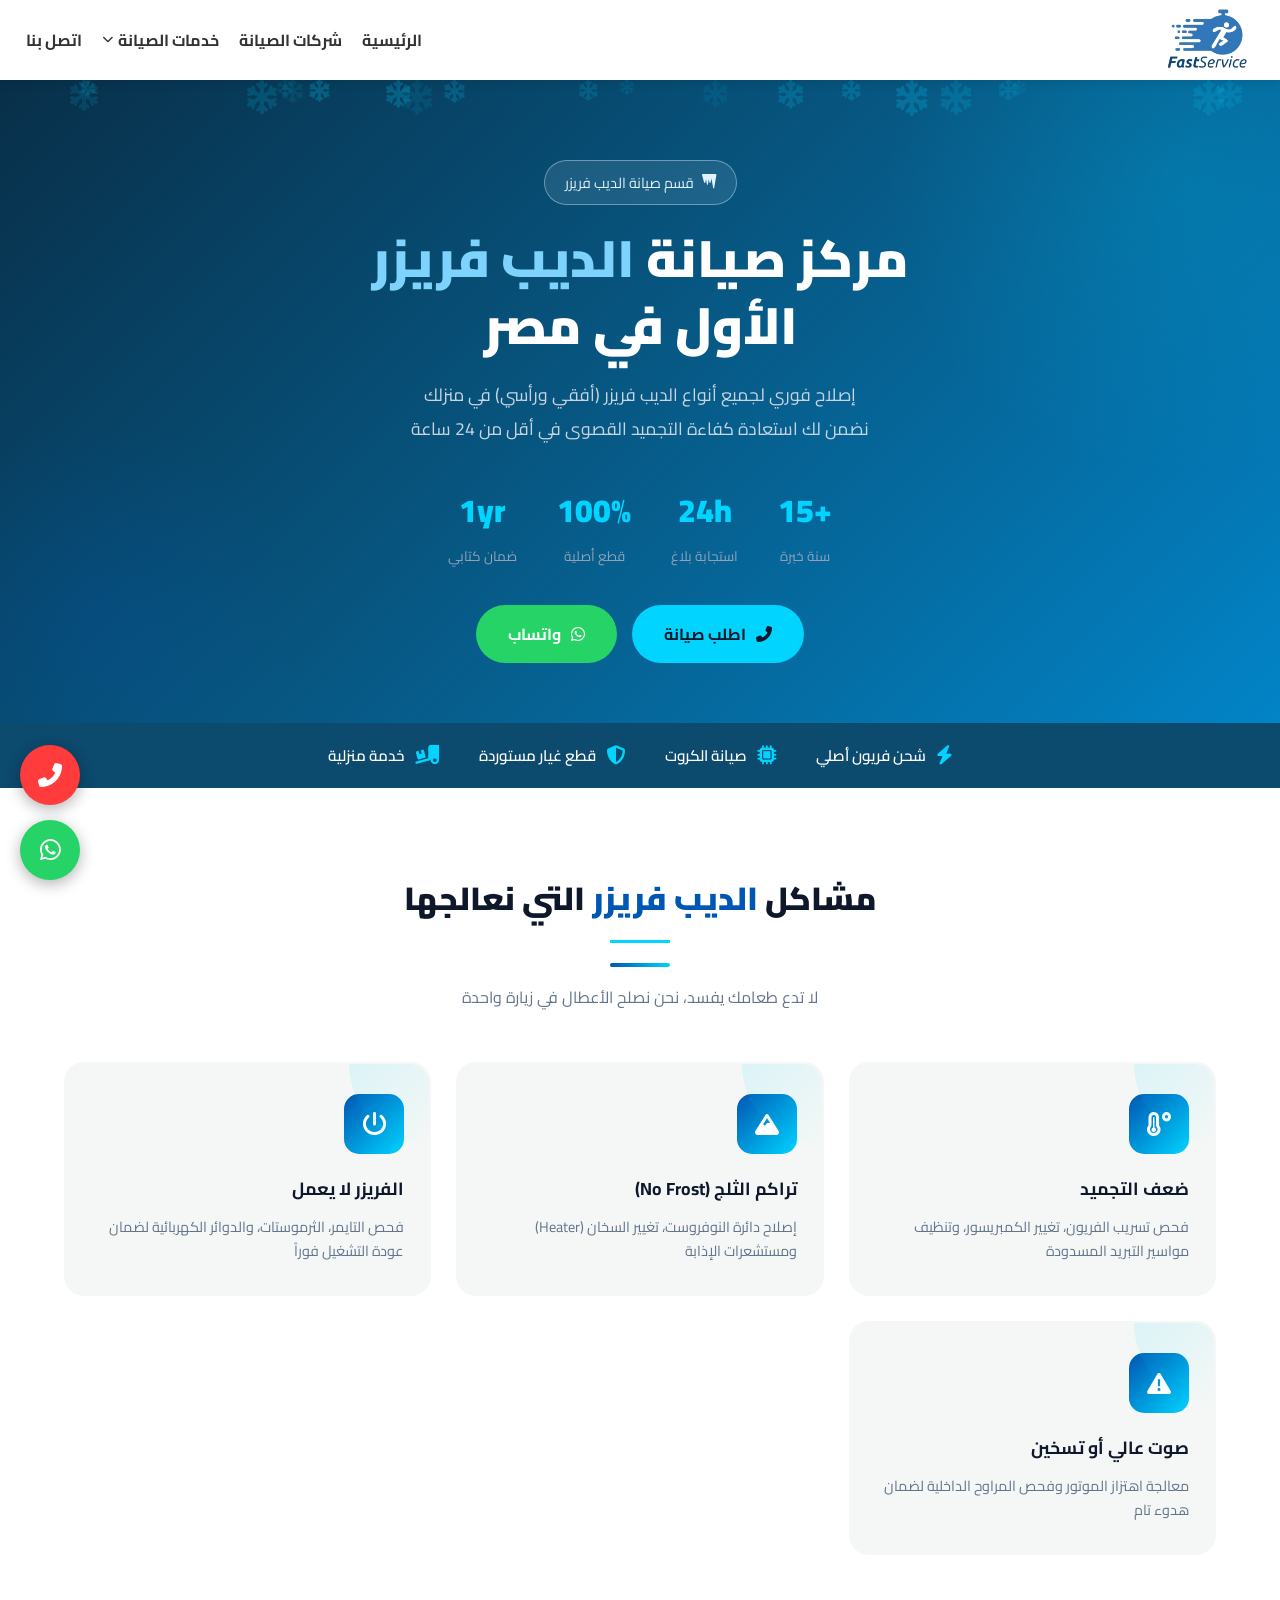
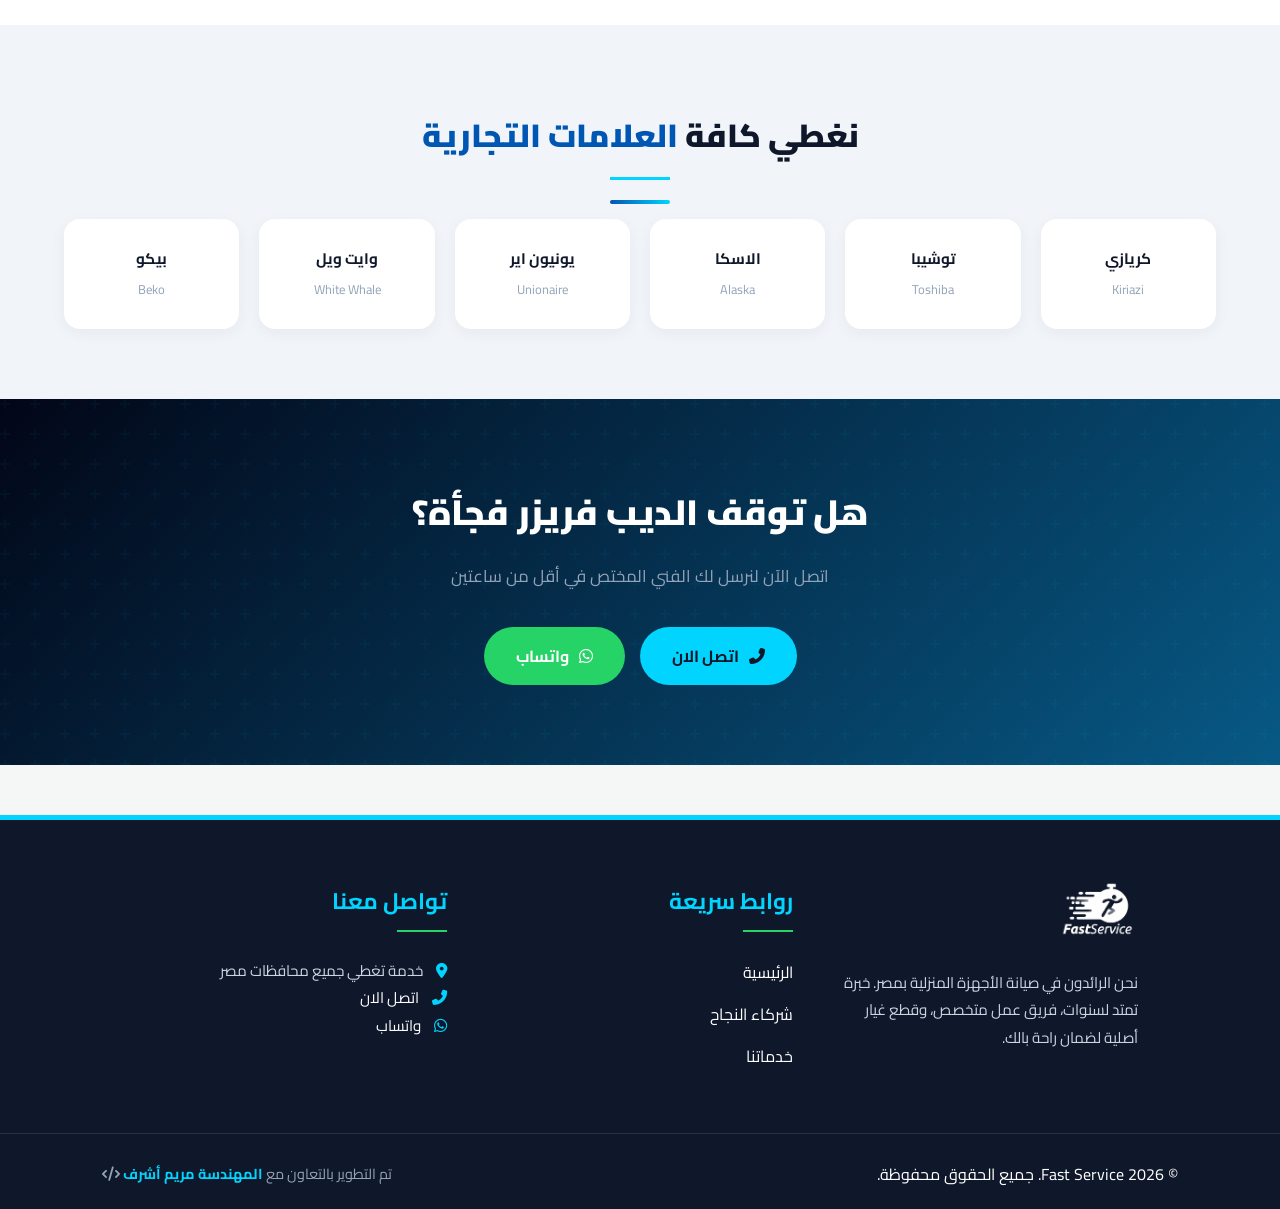
<file: deep-freezer.html>
<!DOCTYPE html>
<html lang="ar" dir="rtl">
<head>
    <meta charset="UTF-8">
    <meta name="viewport" content="width=device-width, initial-scale=1.0">
    <title>صيانة الديب فريزر | Fast Service</title>
    <meta name="description" content="خدمات صيانة الديب فريزر: فحص، تصليح، وتنظيف ثلاجات الديب فريزر مع قطع غيار أصلية وضمان على العمل.">
    <meta name="keywords" content="صيانة ديب فريزر, تصليح ديب فريزر, Fast Service">
    <meta name="author" content="Fast Service">
    <meta name="robots" content="index, follow">
    <link rel="canonical" href="https://fast-service-ecru.vercel.app/deep-freezer.html">
    <meta property="og:type" content="website">
    <meta property="og:title" content="صيانة الديب فريزر | Fast Service">
    <meta property="og:description" content="خدمات صيانة الديب فريزر: فحص، تصليح، وتنظيف ثلاجات الديب فريزر مع قطع غيار أصلية.">
    <meta property="og:url" content="https://fast-service-ecru.vercel.app/deep-freezer.html">
    <meta property="og:locale" content="ar_EG">
    <meta property="og:image" content="https://fast-service-ecru.vercel.app/images/FastService.webp">
    <meta name="twitter:card" content="summary_large_image">
    <meta name="twitter:title" content="صيانة الديب فريزر | Fast Service">
    <meta name="twitter:description" content="خدمات صيانة الديب فريزر: فحص، تصليح، وتنظيف ثلاجات الديب فريزر مع قطع غيار أصلية.">
    <meta name="twitter:image" content="https://fast-service-ecru.vercel.app/images/FastService.webp">
    <link rel="stylesheet" href="https://cdnjs.cloudflare.com/ajax/libs/font-awesome/6.4.0/css/all.min.css">
    <link href="https://fonts.googleapis.com/css2?family=Cairo:wght@400;600;700;900&display=swap" rel="stylesheet">
    <link rel="stylesheet" href="style.css">
    <link rel="icon" type="image/webp" href="./images/FastService.webp">
    <script src="config.js"></script>
    <script async src="https://www.googletagmanager.com/gtag/js?id=AW-18092937491"></script>
    <script>
        window.dataLayer = window.dataLayer || [];
        function gtag() { dataLayer.push(arguments); }

        gtag('js', new Date());
        // gtag('config', 'AW-18092937491');
        // gtag('config', 'G-NDR5MHCCXX');
        gtag('config', siteConfig.analytics.ADS_ID);
        gtag('config', siteConfig.analytics.GA4_ID);
    </script>
</head>
<body>
     <header>
        <!-- <div class="logo"><i class="fas fa-tools"></i> Fast Service</div> -->
         <!-- <a href="index.html"> -->
        <img src="./images/FastService.webp" alt="Fast Service Logo" class="logo-img">
    <!-- </a> -->
        <nav>
            <div class="menu-toggle" id="mobile-menu">
                <i class="fas fa-bars"></i>
            </div>
            <ul class="nav-links">
                <li><a href="index.html">الرئيسية</a></li>
                <li><a href="index.html#companies">شركات الصيانة</a></li>
                <!-- <li><a href="#">خدماتنا</a></li> -->
                <li class="dropdown">
                    <a href="javascript:void(0)" class="dropdown-toggle">
                        خدمات الصيانة <i class="fas fa-chevron-down"></i>
                    </a>
                    <ul class="submenu">
                        <li><a href="refrigerators.html"><i class="fas fa-snowflake"></i> قسم صيانة الثلاجات</a></li>
                        <li><a href="air-conditioners.html"><i class="fas fa-wind"></i> قسم صيانة التكييفات</a></li>
                        <li><a href="microwave.html"><i class="fas fa-microchip"></i> قسم صيانة الميكروويف</a></li>
                        <li><a href="washers.html"><i class="fas fa-tshirt"></i> قسم صيانة الغسالات</a></li>
                        <li><a href="deep-freezer.html"><i class="fas fa-icicles"></i> قسم صيانة الديب فريزر</a></li>
                    </ul>
                </li>
                <li><a class="phone-link" onclick="return gtag_report_conversion();">اتصل بنا</a></li>
            </ul>
        </nav>
    </header>

    <div class="fixed-actions">
        <a onclick="return gtag_report_conversion();" class="float-btn phone phone-link"><i class="fas fa-phone-alt"></i></a>
        <a onclick="return gtag_report_conversion();" class="float-btn wa whatsapp-link" target="_blank"><i class="fab fa-whatsapp"></i></a>
    </div>
<div class="nav-overlay"></div>

<section class="hero freezers-hero">
    <div class="snowflakes" id="snowflakes"></div>
    
    <div class="hero-content">
        <div class="hero-badge"><i class="fas fa-icicles"></i> قسم صيانة الديب فريزر</div>
        <h1>مركز صيانة <span>الديب فريزر</span><br>الأول في مصر</h1>
        <p>إصلاح فوري لجميع أنواع الديب فريزر (أفقي ورأسي) في منزلك<br>نضمن لك استعادة كفاءة التجميد القصوى في أقل من 24 ساعة</p>

        <div class="hero-stats">
            <div class="stat"><span class="stat-num">+15</span><span class="stat-label">سنة خبرة</span></div>
            <div class="stat"><span class="stat-num">24h</span><span class="stat-label">استجابة بلاغ</span></div>
            <div class="stat"><span class="stat-num">100%</span><span class="stat-label">قطع أصلية</span></div>
            <div class="stat"><span class="stat-num">1yr</span><span class="stat-label">ضمان كتابي</span></div>
        </div>

        <div class="hero-btns">
            <a class="btn btn-primary phone-link" onclick="return gtag_report_conversion();">
                <i class="fas fa-phone-alt"></i> اطلب صيانة
            </a>
            <a class="btn btn-whatsapp whatsapp-link" onclick="return gtag_report_conversion();" target="_blank">
                <i class="fab fa-whatsapp"></i> واتساب
            </a>
        </div>
    </div>
</section>

<div class="features-strip" style="background: #0c4a6e;">
    <div class="feature-item"><i class="fas fa-bolt"></i> شحن فريون أصلي</div>
    <div class="feature-item"><i class="fas fa-microchip"></i> صيانة الكروت</div>
    <div class="feature-item"><i class="fas fa-shield-alt"></i> قطع غيار مستوردة</div>
    <div class="feature-item"><i class="fas fa-truck-loading"></i> خدمة منزلية</div>
</div>

<section class="problems-section">
    <div class="reveal">
        <div class="section-title">مشاكل <span>الديب فريزر</span> التي نعالجها</div>
        <div class="title-line"></div>
        <div class="section-subtitle">لا تدع طعامك يفسد، نحن نصلح الأعطال في زيارة واحدة</div>
    </div>
    <div class="problems-grid">
        <div class="problem-card reveal">
            <div class="problem-icon"><i class="fas fa-temperature-high"></i></div>
            <h3>ضعف التجميد</h3>
            <p>فحص تسريب الفريون، تغيير الكمبريسور، وتنظيف مواسير التبريد المسدودة</p>
        </div>
        <div class="problem-card reveal">
            <div class="problem-icon"><i class="fas fa-mountain"></i></div>
            <h3>تراكم الثلج (No Frost)</h3>
            <p>إصلاح دائرة النوفروست، تغيير السخان (Heater) ومستشعرات الإذابة</p>
        </div>
        <div class="problem-card reveal">
            <div class="problem-icon"><i class="fas fa-power-off"></i></div>
            <h3>الفريزر لا يعمل</h3>
            <p>فحص التايمر، الثرموستات، والدوائر الكهربائية لضمان عودة التشغيل فوراً</p>
        </div>
        <div class="problem-card reveal">
            <div class="problem-icon"><i class="fas fa-exclamation-triangle"></i></div>
            <h3>صوت عالي أو تسخين</h3>
            <p>معالجة اهتزاز الموتور وفحص المراوح الداخلية لضمان هدوء تام</p>
        </div>
    </div>
</section>

<section class="brands-section" style="background:#f1f5f9">
    <div class="reveal">
        <div class="section-title">نغطي كافة <span>العلامات التجارية</span></div>
        <div class="title-line"></div>
    </div>
    <div class="brands-grid">
        <div class="brand-card reveal"><h3>كريازي</h3><p>Kiriazi</p></div>
        <div class="brand-card reveal"><h3>توشيبا</h3><p>Toshiba</p></div>
        <div class="brand-card reveal"><h3>الاسكا</h3><p>Alaska</p></div>
        <div class="brand-card reveal"><h3>يونيون اير</h3><p>Unionaire</p></div>
        <div class="brand-card reveal"><h3>وايت ويل</h3><p>White Whale</p></div>
        <div class="brand-card reveal"><h3>بيكو</h3><p>Beko</p></div>
    </div>
</section>

<section class="cta-section" style="background: linear-gradient(135deg, #020617, #075985);">
    <h2 class="reveal">هل توقف الديب فريزر فجأة؟</h2>
    <p class="reveal">اتصل الآن لنرسل لك الفني المختص في أقل من ساعتين</p>
    <div class="cta-btns reveal">
        <a onclick="return gtag_report_conversion();" class="btn btn-primary phone-link"><i class="fas fa-phone-alt"></i> اتصل الان</a>
        <a onclick="return gtag_report_conversion();" class="btn btn-whatsapp whatsapp-link" target="_blank"><i class="fab fa-whatsapp"></i> واتساب</a>
 
    </div>
</section>

<footer class="main-footer">
    <div class="footer-container">
        <!-- قسم عن الشركة -->
        <div class="footer-column about">
            <img src="./images/FastService.webp" alt="Fast Service" class="footer-logo">
            <p>نحن الرائدون في صيانة الأجهزة المنزلية بمصر. خبرة تمتد لسنوات، فريق عمل متخصص، وقطع غيار أصلية لضمان راحة بالك.</p>
            
        </div>

        <!-- روابط سريعة -->
        <div class="footer-column links">
            <h3>روابط سريعة</h3>
            <ul>
                <li><a href="index.html">الرئيسية</a></li>
                <li><a href="index.html#companies">شركاء النجاح</a></li>
                <li><a href="index.html">خدماتنا</a></li>
            </ul>
        </div>

        <!-- تواصل معنا -->
        <div class="footer-column contact">
            <h3>تواصل معنا</h3>
            <p><i class="fas fa-map-marker-alt"></i> خدمة تغطي جميع محافظات مصر</p>
            <p><i class="fas fa-phone-alt"></i> <a class="phone-link" onclick="return gtag_report_conversion();">اتصل الان</a></p>
            <p>
                <i class="fab fa-whatsapp"></i>
                <a onclick="return gtag_report_conversion();"
                    target="_blank"
                    class="whatsapp-link">
                واتساب
                </a>
            </p>
          
        </div>
    </div>

   
    <div class="footer-bottom">
        <div class="bottom-content">
            <p>&copy; 2026 Fast Service. جميع الحقوق محفوظة.</p>
            <p class="dev-credit">
    تم التطوير بالتعاون مع 
    <a href="https://wa.me/201092695799" target="_blank" class="engineer-name">
        المهندسة مريم أشرف
    </a>
    <i class="fas fa-code"></i>
</p>
        </div>
    </div>
    </footer>

<script src="script.js"></script>
<script type="application/ld+json">
{
  "@context": "https://schema.org",
  "@type": "LocalBusiness",
  "name": "صيانة الديب فريزر | Fast Service",
  "image": "https://fast-service-ecru.vercel.app/images/FastService.webp",
  "url": "https://fast-service-ecru.vercel.app/deep-freezer.html",
  "description": "خدمات صيانة الديب فريزر: فحص، تصليح، وتنظيف ثلاجات الديب فريزر مع قطع غيار أصلية وضمان على العمل."
}
</script>

<script type="application/ld+json">
{
  "@context": "https://schema.org",
  "@type": "FAQPage",
  "mainEntity": [{
    "@type": "Question",
    "name": "هل تشمل الخدمة شحن فريون للديب فريزر؟",
    "acceptedAnswer": {
      "@type": "Answer",
      "text": "نعم، نقدم خدمات شحن الفريون وإصلاح التسريبات لجميع أنواع الديب فريزر."
    }
  }]
}
</script>
</body>
</html>
</file>
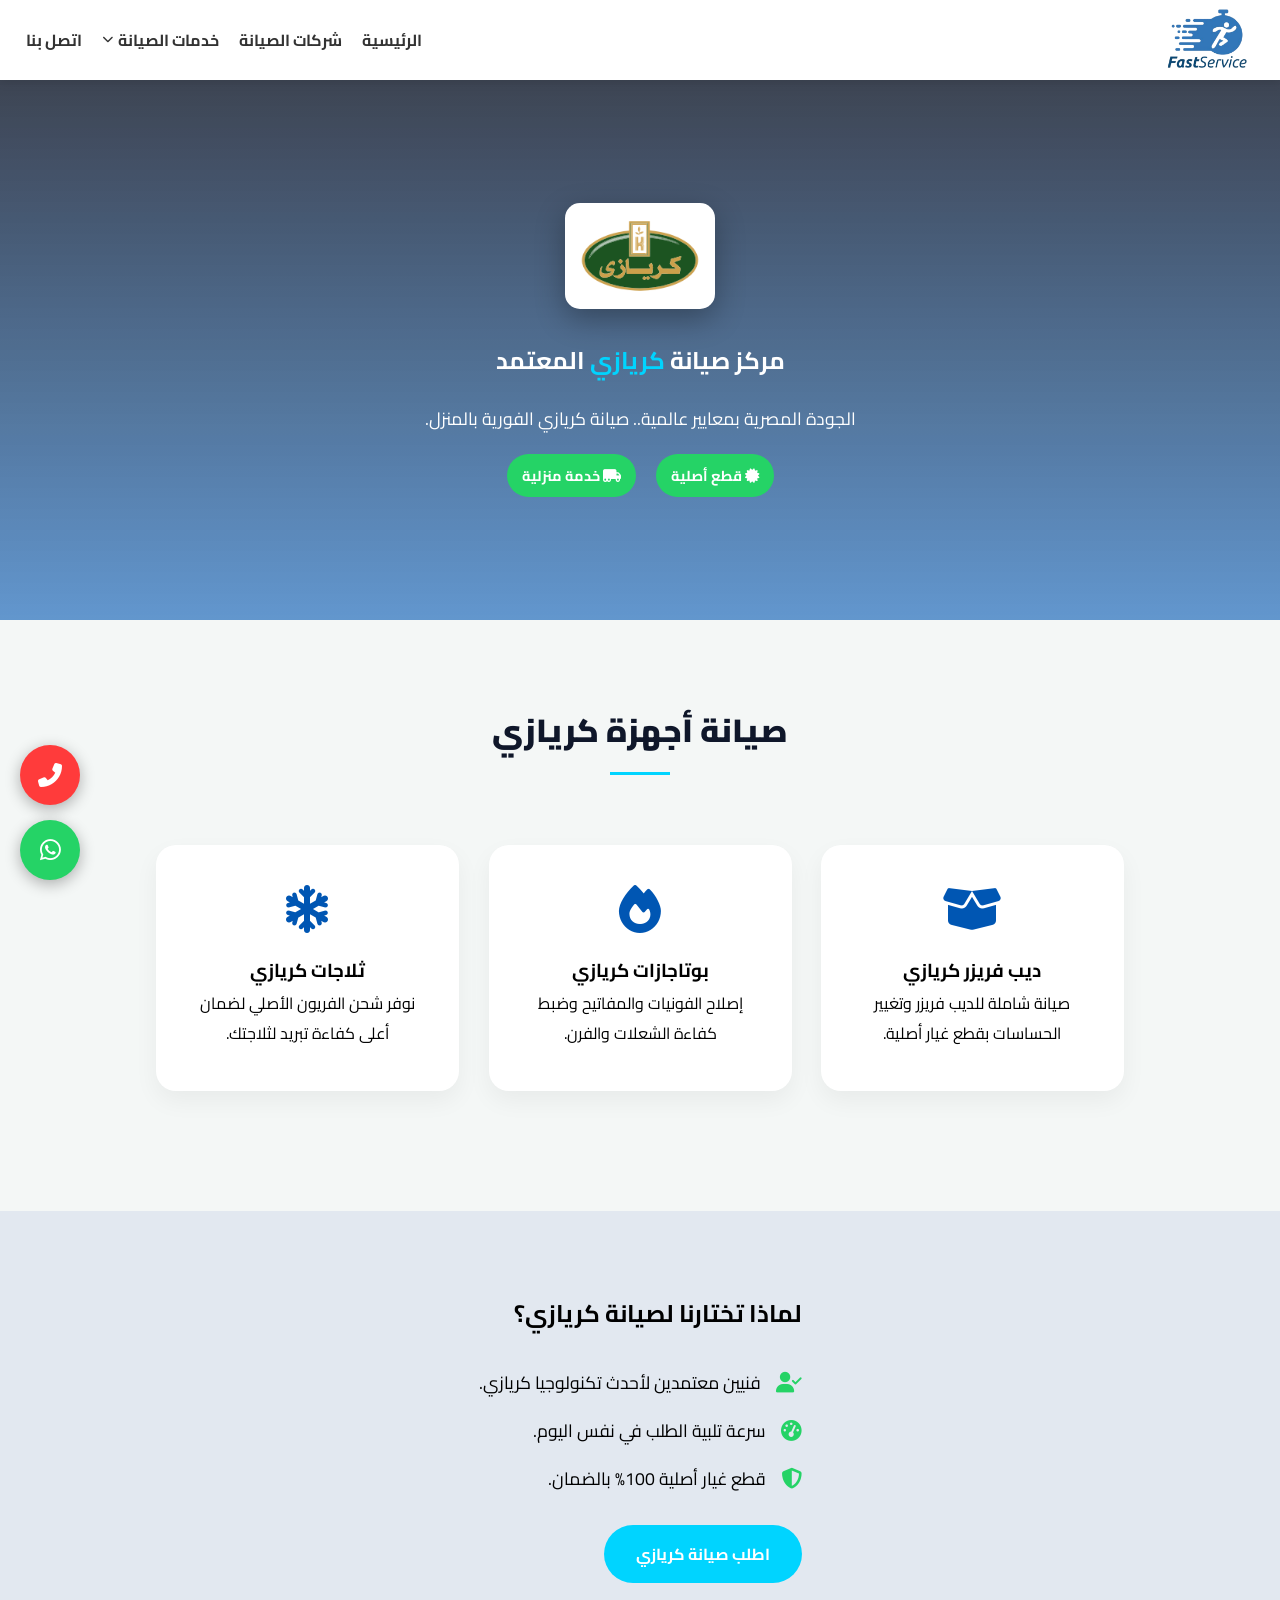
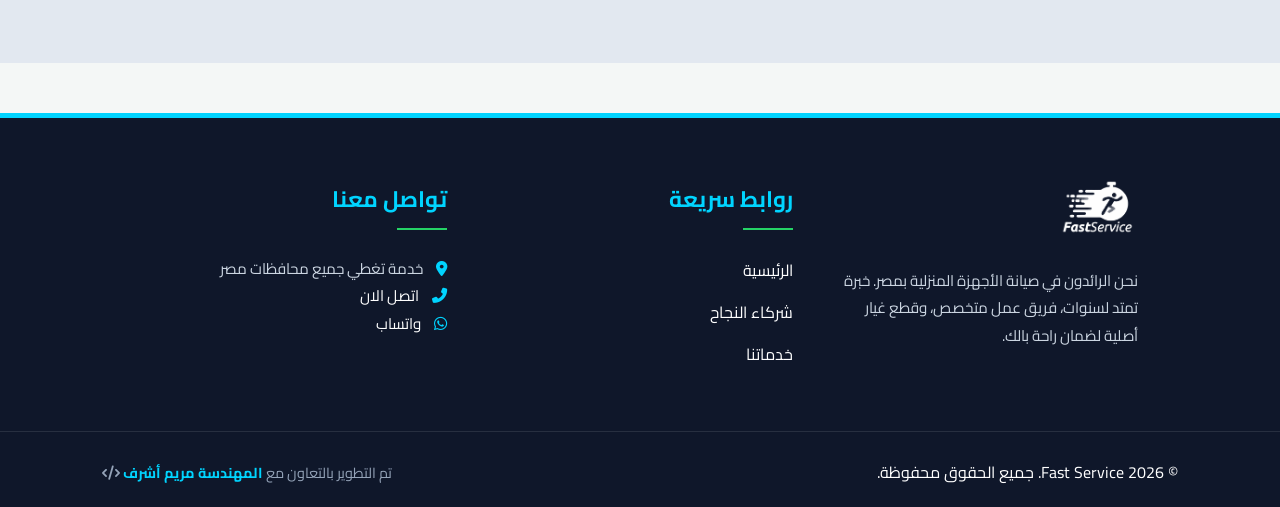
<file: kiriazi.html>
<!DOCTYPE html>
<html lang="ar" dir="rtl">
<head>
    <meta charset="UTF-8">
    <meta name="viewport" content="width=device-width, initial-scale=1.0">
    <title>صيانة كريازي | Fast Service</title>
    <meta name="description" content="مركز صيانة كريازي المعتمد: إصلاح وصيانة جميع موديلات كريازي مع قطع غيار أصلية وخدمة سريعة في المنزل.">
    <meta name="keywords" content="صيانة كريازي, قطع غيار كريازي, صيانة ثلاجات كريازي, Fast Service">
    <meta name="author" content="Fast Service">
    <meta name="robots" content="index, follow">
    <link rel="canonical" href="https://fast-service-ecru.vercel.app/kiriazi.html">
    <meta property="og:type" content="website">
    <meta property="og:title" content="صيانة كريازي | Fast Service">
    <meta property="og:description" content="مركز صيانة كريازي المعتمد: إصلاح وصيانة جميع موديلات كريازي مع قطع غيار أصلية.">
    <meta property="og:url" content="https://fast-service-ecru.vercel.app/kiriazi.html">
    <meta property="og:locale" content="ar_EG">
    <meta property="og:image" content="https://fast-service-ecru.vercel.app/images/kiriazi.webp">
    <meta name="twitter:card" content="summary_large_image">
    <meta name="twitter:title" content="صيانة كريازي | Fast Service">
    <meta name="twitter:description" content="مركز صيانة كريازي المعتمد: إصلاح وصيانة جميع موديلات كريازي مع قطع غيار أصلية.">
    <meta name="twitter:image" content="https://fast-service-ecru.vercel.app/images/kiriazi.webp">
    <link rel="stylesheet" href="style.css">
    <link rel="icon" type="image/webp" href="./images/FastService.webp">
    <link href="https://unpkg.com/aos@2.3.1/dist/aos.css" rel="stylesheet">
    <link rel="stylesheet" href="https://cdnjs.cloudflare.com/ajax/libs/font-awesome/6.4.0/css/all.min.css">
    <link href="https://fonts.googleapis.com/css2?family=Cairo:wght@400;700;900&display=swap" rel="stylesheet">
    <script src="config.js"></script>
    <script async src="https://www.googletagmanager.com/gtag/js?id=AW-18092937491"></script>
    <script>
        window.dataLayer = window.dataLayer || [];
        function gtag() { dataLayer.push(arguments); }

        gtag('js', new Date());
        // gtag('config', 'AW-18092937491');
        // gtag('config', 'G-NDR5MHCCXX');
        gtag('config', siteConfig.analytics.ADS_ID);
        gtag('config', siteConfig.analytics.GA4_ID);
    </script>
</head>
<body class="company-page kiriazi-theme">
    <header>
        <!-- <div class="logo"><i class="fas fa-tools"></i> Fast Service</div> -->
         <!-- <a href="index.html"> -->
        <img src="./images/FastService.webp" alt="Fast Service Logo" class="logo-img">
    <!-- </a> -->
        <nav>
            <div class="menu-toggle" id="mobile-menu">
                <i class="fas fa-bars"></i>
            </div>
            <ul class="nav-links">
                <li><a href="index.html">الرئيسية</a></li>
                <li><a href="index.html#companies">شركات الصيانة</a></li>
                <!-- <li><a href="#">خدماتنا</a></li> -->
                <li class="dropdown">
                    <a href="javascript:void(0)" class="dropdown-toggle">
                        خدمات الصيانة <i class="fas fa-chevron-down"></i>
                    </a>
                    <ul class="submenu">
                        <li><a href="refrigerators.html"><i class="fas fa-snowflake"></i> قسم صيانة الثلاجات</a></li>
                        <li><a href="air-conditioners.html"><i class="fas fa-wind"></i> قسم صيانة التكييفات</a></li>
                        <li><a href="microwave.html"><i class="fas fa-microchip"></i> قسم صيانة الميكروويف</a></li>
                        <li><a href="washers.html"><i class="fas fa-tshirt"></i> قسم صيانة الغسالات</a></li>
                        <li><a href="deep-freezer.html"><i class="fas fa-icicles"></i> قسم صيانة الديب فريزر</a></li>
                    </ul>
                </li>
                <li><a class="phone-link" onclick="return gtag_report_conversion();">اتصل بنا</a></li>
            </ul>
        </nav>
    </header>
    <section class="company-hero" data-aos="fade-in">
        <div class="hero-overlay"></div>
        <div class="hero-content" data-aos="zoom-out-up">
            <img src="./images/kiriazi.webp" alt="Kiriazi" class="brand-big-logo">
            <h1>مركز صيانة <span>كريازي</span> المعتمد</h1>
            <p>الجودة المصرية بمعايير عالمية.. صيانة كريازي الفورية بالمنزل.</p>
            <div class="features-badges">
                <span><i class="fas fa-certificate"></i> قطع أصلية</span>
                <span><i class="fas fa-truck-moving"></i> خدمة منزلية</span>
            </div>
        </div>
    </section>

    <section class="services-info">
        <div class="container">
            <h2 class="section-title" data-aos="fade-up">صيانة أجهزة كريازي</h2>
            <div class="info-grid">
                <div class="info-card" data-aos="flip-right">
                    <i class="fas fa-box-open"></i>
                    <h3>ديب فريزر كريازي</h3>
                    <p>صيانة شاملة للديب فريزر وتغيير الحساسات بقطع غيار أصلية.</p>
                </div>
                <div class="info-card" data-aos="flip-right" data-aos-delay="200">
                    <i class="fas fa-fire"></i>
                    <h3>بوتاجازات كريازي</h3>
                    <p>إصلاح الفونيات والمفاتيح وضبط كفاءة الشعلات والفرن.</p>
                </div>
                <div class="info-card" data-aos="flip-right" data-aos-delay="400">
                    <i class="fas fa-snowflake"></i>
                    <h3>ثلاجات كريازي</h3>
                    <p>نوفر شحن الفريون الأصلي لضمان أعلى كفاءة تبريد لثلاجتك.</p>
                </div>
            </div>
        </div>
    </section>

    <div class="fixed-actions">
        <a onclick="return gtag_report_conversion();" class="float-btn phone phone-link"><i class="fas fa-phone-alt"></i></a>
        <a onclick="return gtag_report_conversion();" class="float-btn wa whatsapp-link" target="_blank"><i class="fab fa-whatsapp"></i></a>
    </div>
    <section class="why-us">
        <div class="why-content" data-aos="fade-left">
            <h2>لماذا تختارنا لصيانة كريازي؟</h2>
            <ul>
                <li><i class="fas fa-user-check"></i> فنيين معتمدين لأحدث تكنولوجيا كريازي.</li>
                <li><i class="fas fa-tachometer-alt"></i> سرعة تلبية الطلب في نفس اليوم.</li>
                <li><i class="fas fa-shield-alt"></i> قطع غيار أصلية 100% بالضمان.</li>
            </ul>
            <a class="btn btn-call pulse-animation phone-link" onclick="return gtag_report_conversion();">اطلب صيانة كريازي</a>
        </div>
    </section>
    <footer class="main-footer">
    <div class="footer-container">
        <!-- قسم عن الشركة -->
        <div class="footer-column about">
            <img src="./images/FastService.webp" alt="Fast Service" class="footer-logo">
            <p>نحن الرائدون في صيانة الأجهزة المنزلية بمصر. خبرة تمتد لسنوات، فريق عمل متخصص، وقطع غيار أصلية لضمان راحة بالك.</p>
            
        </div>

        <!-- روابط سريعة -->
        <div class="footer-column links">
            <h3>روابط سريعة</h3>
            <ul>
                <li><a href="index.html">الرئيسية</a></li>
                <li><a href="index.html#companies">شركاء النجاح</a></li>
                <li><a href="index.html">خدماتنا</a></li>
            </ul>
        </div>

        <!-- تواصل معنا -->
        <div class="footer-column contact">
            <h3>تواصل معنا</h3>
            <p><i class="fas fa-map-marker-alt"></i> خدمة تغطي جميع محافظات مصر</p>
            <p><i class="fas fa-phone-alt"></i> <a class="phone-link" onclick="return gtag_report_conversion();">اتصل الان</a></p>
            <p>
                <i class="fab fa-whatsapp"></i>
                <a onclick="return gtag_report_conversion();"
                    target="_blank"
                    class="whatsapp-link">
                واتساب
                </a>
            </p>
            
        </div>
    </div>

   
    <div class="footer-bottom">
        <div class="bottom-content">
            <p>&copy; 2026 Fast Service. جميع الحقوق محفوظة.</p>
            <p class="dev-credit">
    تم التطوير بالتعاون مع 
    <a href="https://wa.me/201092695799" target="_blank" class="engineer-name">
        المهندسة مريم أشرف
    </a>
    <i class="fas fa-code"></i>
</p>
        </div>
    </div>
    </footer>
    <script src="https://unpkg.com/aos@2.3.1/dist/aos.js"></script>
    <script>AOS.init({ duration: 1000, once: true });</script>
    <script src="script.js"></script>
    <script type="application/ld+json">
{
  "@context": "https://schema.org",
  "@type": "LocalBusiness",
  "name": "صيانة كريازي | Fast Service",
  "image": "https://fast-service-ecru.vercel.app/images/kiriazi.webp",
  "url": "https://fast-service-ecru.vercel.app/kiriazi.html",
  "description": "إصلاح وصيانة جميع موديلات كريازي مع قطع غيار أصلية وخدمة منزلية."
}
</script>

<script type="application/ld+json">
{
  "@context": "https://schema.org",
  "@type": "FAQPage",
  "mainEntity": [{
    "@type": "Question",
    "name": "ما هي مميزات صيانة كريازي لدى Fast Service؟",
    "acceptedAnswer": {
      "@type": "Answer",
      "text": "نقدم خدمة سريعة، فنيين متخصصين، وقطع غيار أصلية لجميع موديلات كريازي."
    }
  }]
}
</script>
</body>

</html>
</file>
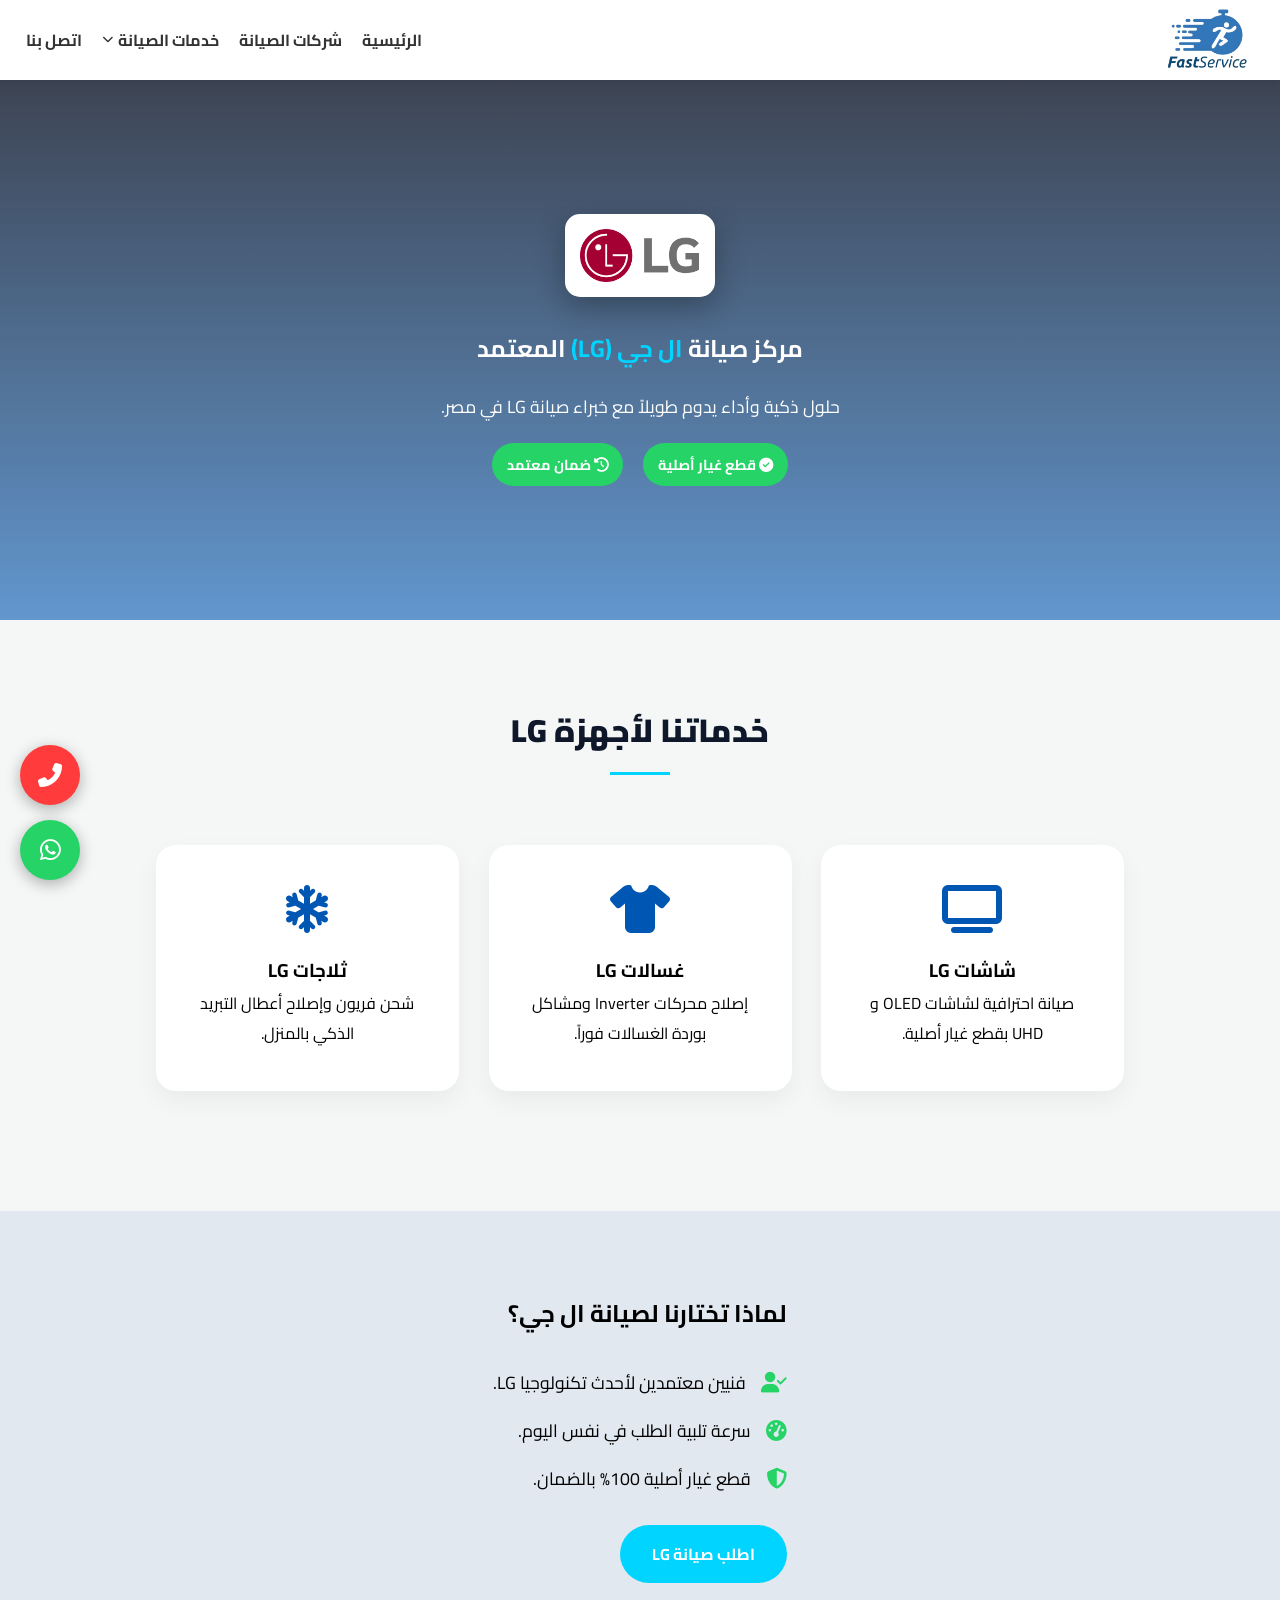
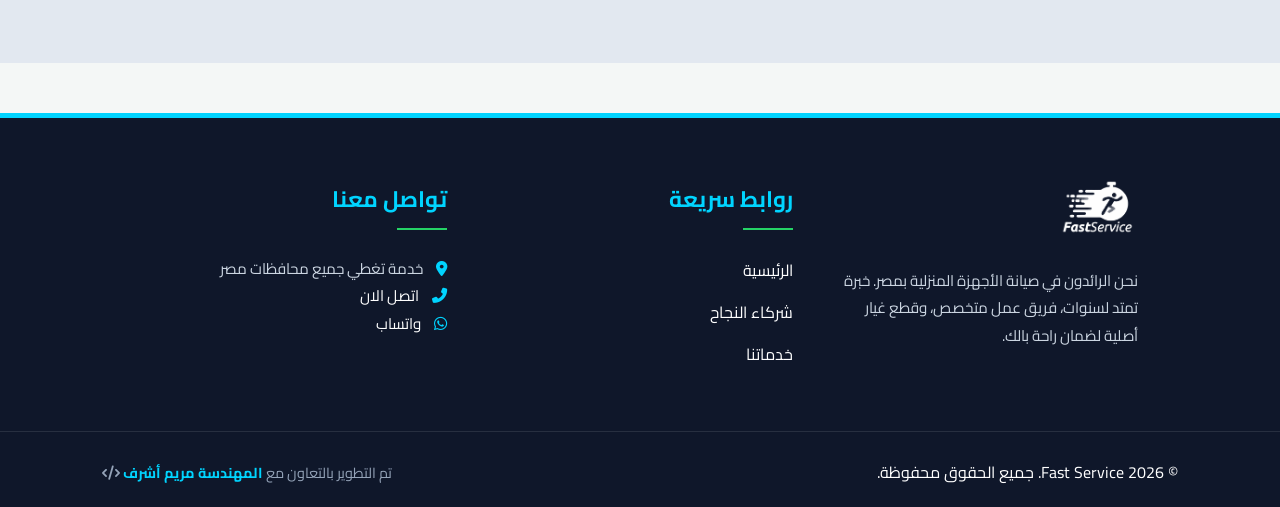
<file: lg.html>
<!DOCTYPE html>
<html lang="ar" dir="rtl">
<head>
    <meta charset="UTF-8">
    <meta name="viewport" content="width=device-width, initial-scale=1.0">
    <title>صيانة ال جي (LG) | Fast Service</title>
    <meta name="description" content="خدمات صيانة LG المعتمدة: فنيون مختصون في غسالات وثلاجات LG، مع قطع غيار أصلية وضمان على العمل.">
    <meta name="keywords" content="صيانة LG, صيانة ال جي, قطع غيار LG, Fast Service">
    <meta name="author" content="Fast Service">
    <meta name="robots" content="index, follow">
    <link rel="canonical" href="https://fast-service-ecru.vercel.app/lg.html">
    <meta property="og:type" content="website">
    <meta property="og:title" content="صيانة ال جي (LG) | Fast Service">
    <meta property="og:description" content="خدمات صيانة LG المعتمدة: فنيون مختصون في غسالات وثلاجات LG، مع قطع غيار أصلية.">
    <meta property="og:url" content="https://fast-service-ecru.vercel.app/lg.html">
    <meta property="og:locale" content="ar_EG">
    <meta property="og:image" content="https://fast-service-ecru.vercel.app/images/LG.webp">
    <meta name="twitter:card" content="summary_large_image">
    <meta name="twitter:title" content="صيانة ال جي (LG) | Fast Service">
    <meta name="twitter:description" content="خدمات صيانة LG المعتمدة: فنيون مختصون في غسالات وثلاجات LG، مع قطع غيار أصلية.">
    <meta name="twitter:image" content="https://fast-service-ecru.vercel.app/images/LG.webp">
    <link rel="stylesheet" href="style.css">
    <link rel="icon" type="image/webp" href="./images/FastService.webp">
    <link href="https://unpkg.com/aos@2.3.1/dist/aos.css" rel="stylesheet">
    <link rel="stylesheet" href="https://cdnjs.cloudflare.com/ajax/libs/font-awesome/6.4.0/css/all.min.css">
    <link href="https://fonts.googleapis.com/css2?family=Cairo:wght@400;700;900&display=swap" rel="stylesheet">
    <script src="config.js"></script>
    <script async src="https://www.googletagmanager.com/gtag/js?id=AW-18092937491"></script>
    <script>
        window.dataLayer = window.dataLayer || [];
        function gtag() { dataLayer.push(arguments); }

        gtag('js', new Date());
        // gtag('config', 'AW-18092937491');
        // gtag('config', 'G-NDR5MHCCXX');
        gtag('config', siteConfig.analytics.ADS_ID);
        gtag('config', siteConfig.analytics.GA4_ID);
    </script>
</head>
<body class="company-page lg-theme">
     <header>
       
        <img src="./images/FastService.webp" alt="Fast Service Logo" class="logo-img">
    <!-- </a> -->
        <nav>
            <div class="menu-toggle" id="mobile-menu">
                <i class="fas fa-bars"></i>
            </div>
            <ul class="nav-links">
                <li><a href="index.html">الرئيسية</a></li>
                <li><a href="index.html#companies">شركات الصيانة</a></li>
                <!-- <li><a href="#">خدماتنا</a></li> -->
                <li class="dropdown">
                    <a href="javascript:void(0)" class="dropdown-toggle">
                        خدمات الصيانة <i class="fas fa-chevron-down"></i>
                    </a>
                    <ul class="submenu">
                        <li><a href="refrigerators.html"><i class="fas fa-snowflake"></i> قسم صيانة الثلاجات</a></li>
                        <li><a href="air-conditioners.html"><i class="fas fa-wind"></i> قسم صيانة التكييفات</a></li>
                        <li><a href="microwave.html"><i class="fas fa-microchip"></i> قسم صيانة الميكروويف</a></li>
                        <li><a href="washers.html"><i class="fas fa-tshirt"></i> قسم صيانة الغسالات</a></li>
                        <li><a href="deep-freezer.html"><i class="fas fa-icicles"></i> قسم صيانة الديب فريزر</a></li>
                    </ul>
                </li>
                <li><a class="phone-link" onclick="return gtag_report_conversion();">اتصل بنا</a></li>
            </ul>
        </nav>
    </header>

    <section class="company-hero" data-aos="fade-in">
        <div class="hero-overlay"></div>
        <div class="hero-content" data-aos="zoom-out-up" data-aos-delay="200">
            <img src="./images/LG.webp" alt="LG Logo" class="brand-big-logo">
            <h1>مركز صيانة <span>ال جي (LG)</span> المعتمد</h1>
            <p>حلول ذكية وأداء يدوم طويلاً مع خبراء صيانة LG في مصر.</p>
            <div class="features-badges">
                <span><i class="fas fa-check-circle"></i> قطع غيار أصلية</span>
                <span><i class="fas fa-history"></i> ضمان معتمد</span>
            </div>
        </div>
    </section>

    <section class="services-info">
        <div class="container">
            <h2 class="section-title" data-aos="fade-up">خدماتنا لأجهزة LG</h2>
            <div class="info-grid">
                <div class="info-card" data-aos="flip-right" data-aos-delay="100">
                    <i class="fas fa-tv"></i>
                    <h3>شاشات LG</h3>
                    <p>صيانة احترافية لشاشات OLED و UHD بقطع غيار أصلية.</p>
                </div>
                <div class="info-card" data-aos="flip-right" data-aos-delay="300">
                    <i class="fas fa-tshirt"></i>
                    <h3>غسالات LG</h3>
                    <p>إصلاح محركات Inverter ومشاكل بوردة الغسالات فوراً.</p>
                </div>
                <div class="info-card" data-aos="flip-right" data-aos-delay="500">
                    <i class="fas fa-snowflake"></i>
                    <h3>ثلاجات LG</h3>
                    <p>شحن فريون وإصلاح أعطال التبريد الذكي بالمنزل.</p>
                </div>
            </div>
        </div>
    </section>

    <section class="why-us">
        <div class="why-content" data-aos="fade-left">
            <h2>لماذا تختارنا لصيانة ال جي؟</h2>
            <ul>
                <li><i class="fas fa-user-check"></i> فنيين معتمدين لأحدث تكنولوجيا LG.</li>
                <li><i class="fas fa-tachometer-alt"></i> سرعة تلبية الطلب في نفس اليوم.</li>
                <li><i class="fas fa-shield-alt"></i> قطع غيار أصلية 100% بالضمان.</li>
            </ul>
            <a class="btn btn-call pulse-animation phone-link" onclick="return gtag_report_conversion();">اطلب صيانة LG</a>
        </div>
    </section>
    <div class="fixed-actions">
        <a onclick="return gtag_report_conversion();" class="float-btn phone phone-link"><i class="fas fa-phone-alt"></i></a>
        <a onclick="return gtag_report_conversion();" class="float-btn wa whatsapp-link" target="_blank"><i class="fab fa-whatsapp"></i></a>
    </div>
    <footer class="main-footer">
    <div class="footer-container">
        <!-- قسم عن الشركة -->
        <div class="footer-column about">
            <img src="./images/FastService.webp" alt="Fast Service" class="footer-logo">
            <p>نحن الرائدون في صيانة الأجهزة المنزلية بمصر. خبرة تمتد لسنوات، فريق عمل متخصص، وقطع غيار أصلية لضمان راحة بالك.</p>
            
        </div>

        
        <div class="footer-column links">
            <h3>روابط سريعة</h3>
            <ul>
                <li><a href="index.html">الرئيسية</a></li>
                <li><a href="index.html#companies">شركاء النجاح</a></li>
                <li><a href="index.html">خدماتنا</a></li>
            </ul>
        </div>

        
        <div class="footer-column contact">
            <h3>تواصل معنا</h3>
            <p><i class="fas fa-map-marker-alt"></i> خدمة تغطي جميع محافظات مصر</p>
            <p><i class="fas fa-phone-alt"></i> <a class="phone-link" onclick="return gtag_report_conversion();">اتصل الان</a></p>
            <p>
                <i class="fab fa-whatsapp"></i>
                <a onclick="return gtag_report_conversion();"
                    target="_blank"
                    class="whatsapp-link">
                واتساب
                </a>
            </p>
           
        </div>
    </div>

    
    <div class="footer-bottom">
        <div class="bottom-content">
            <p>&copy; 2026 Fast Service. جميع الحقوق محفوظة.</p>
            <p class="dev-credit">
    تم التطوير بالتعاون مع 
    <a href="https://wa.me/201092695799" target="_blank" class="engineer-name">
        المهندسة مريم أشرف
    </a>
    <i class="fas fa-code"></i>
</p>
        </div>
    </div>
    </footer>
    <script src="https://unpkg.com/aos@2.3.1/dist/aos.js"></script>
    <script>AOS.init({ duration: 1000, once: true });</script>
    <script src="script.js"></script>
    <script type="application/ld+json">
{
  "@context": "https://schema.org",
  "@type": "LocalBusiness",
  "name": "صيانة ال جي (LG) | Fast Service",
  "image": "https://fast-service-ecru.vercel.app/images/LG.webp",
  "url": "https://fast-service-ecru.vercel.app/lg.html",
  "description": "فنيون مختصون في صيانة غسالات وثلاجات LG مع ضمان على العمل."
}
</script>

<script type="application/ld+json">
{
  "@context": "https://schema.org",
  "@type": "FAQPage",
  "mainEntity": [{
    "@type": "Question",
    "name": "هل يوجد ضمان على صيانة أجهزة LG؟",
    "acceptedAnswer": {
      "@type": "Answer",
      "text": "نعم، نقدم ضماناً معتمداً على جميع عمليات الإصلاح وقطع الغيار المستبدلة."
    }
  }]
}
</script>
</body>

</html>
</file>
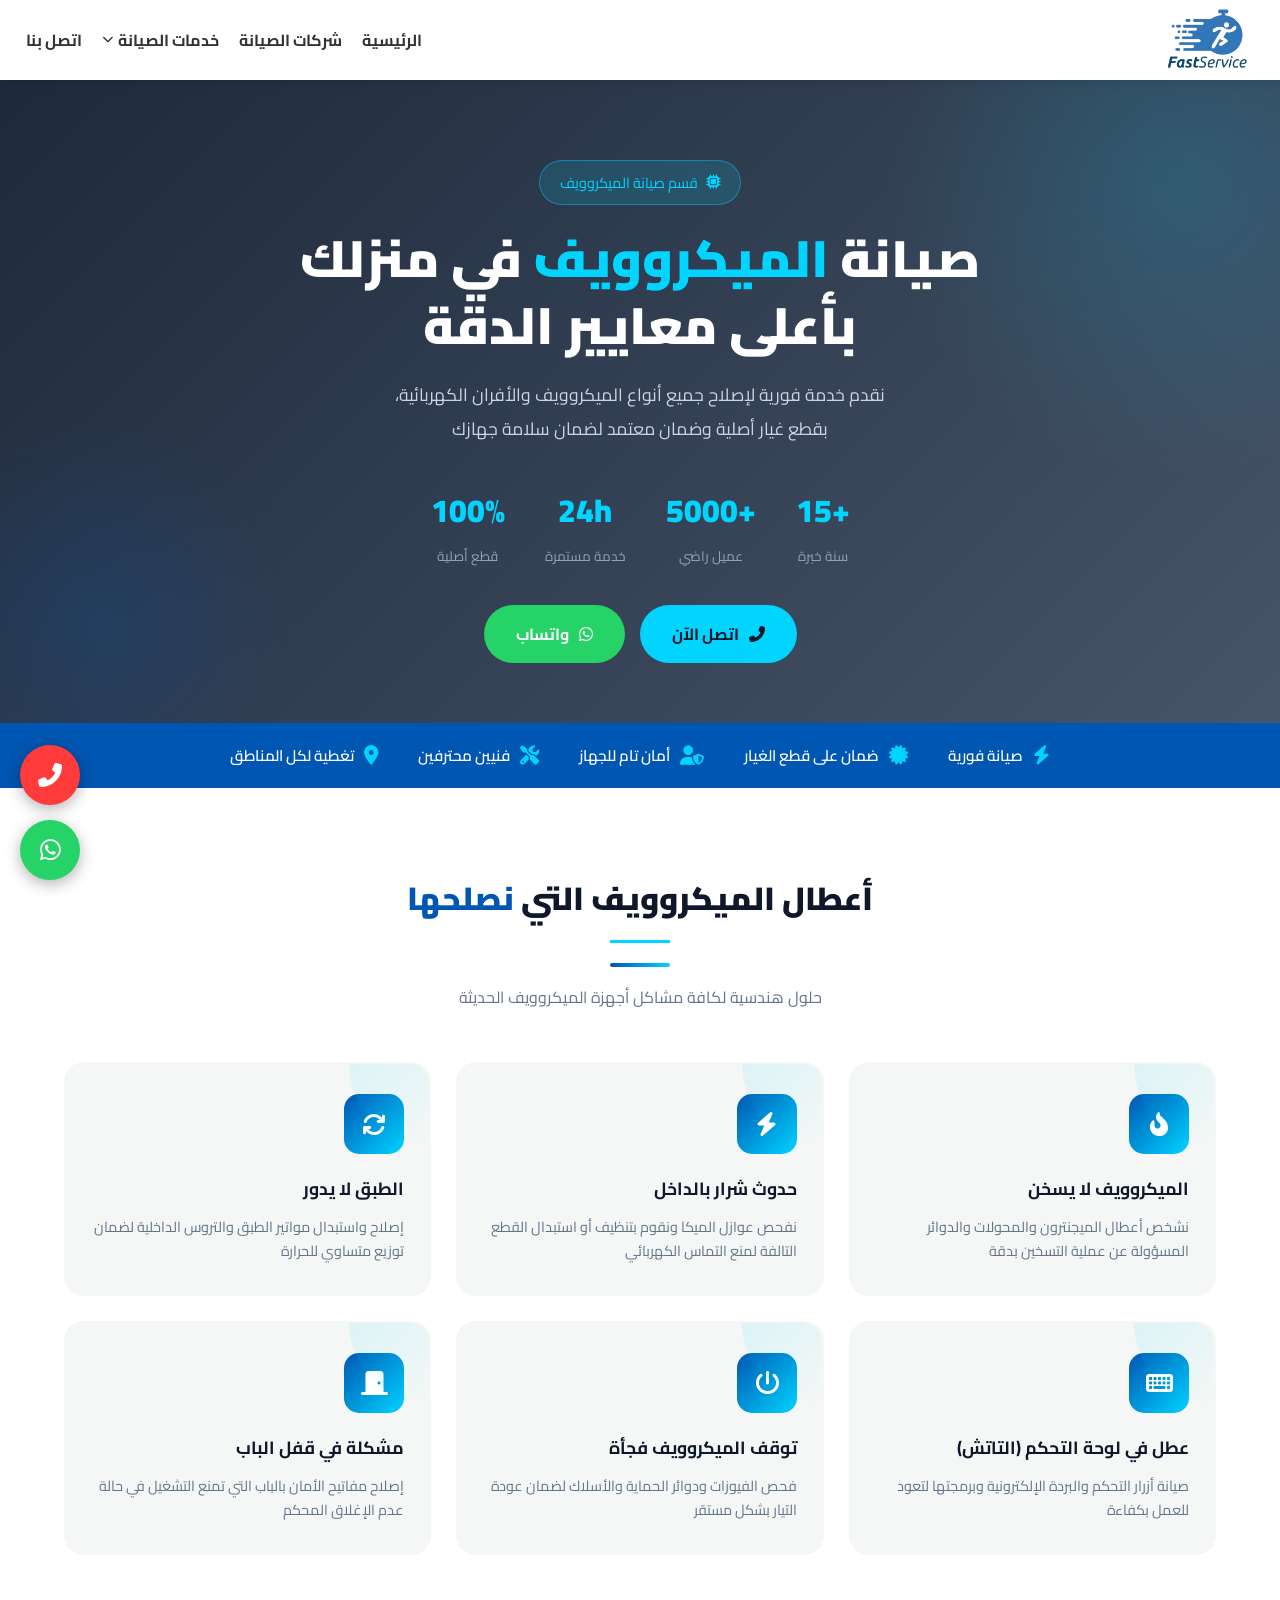
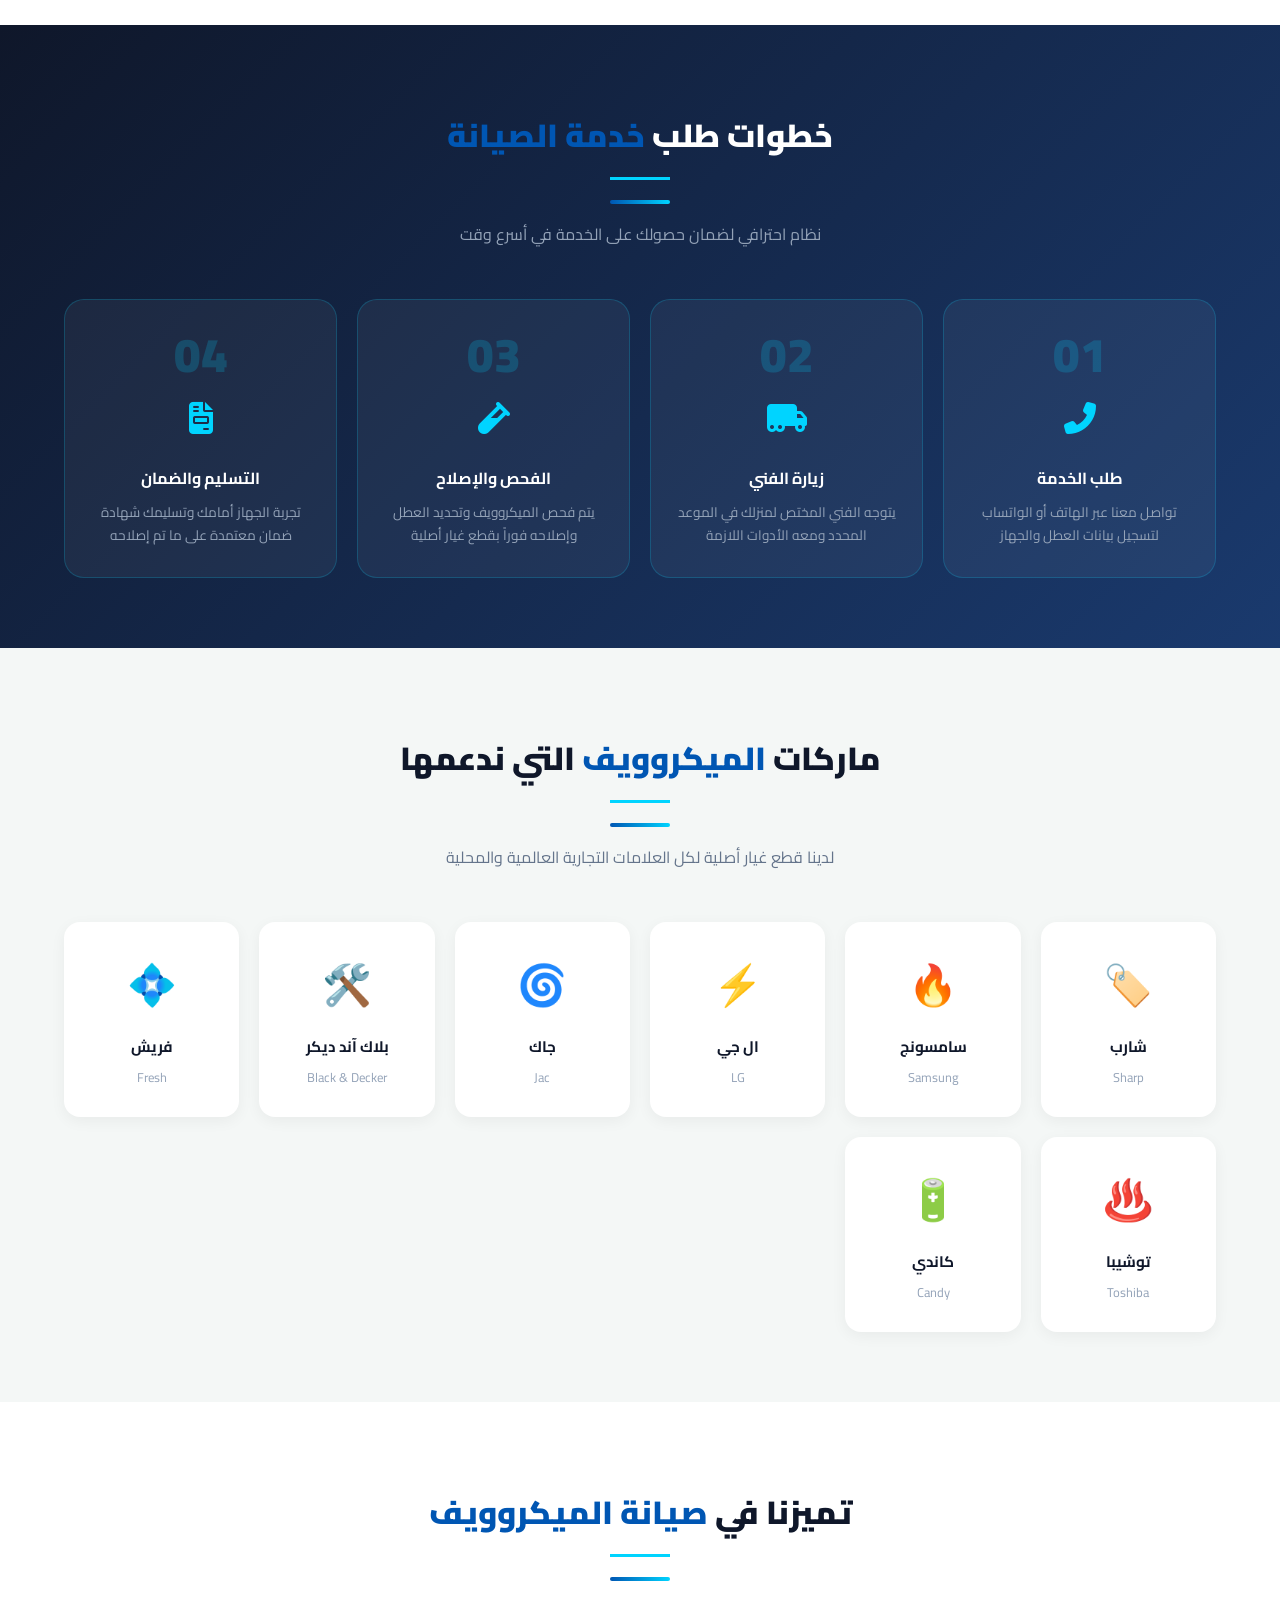
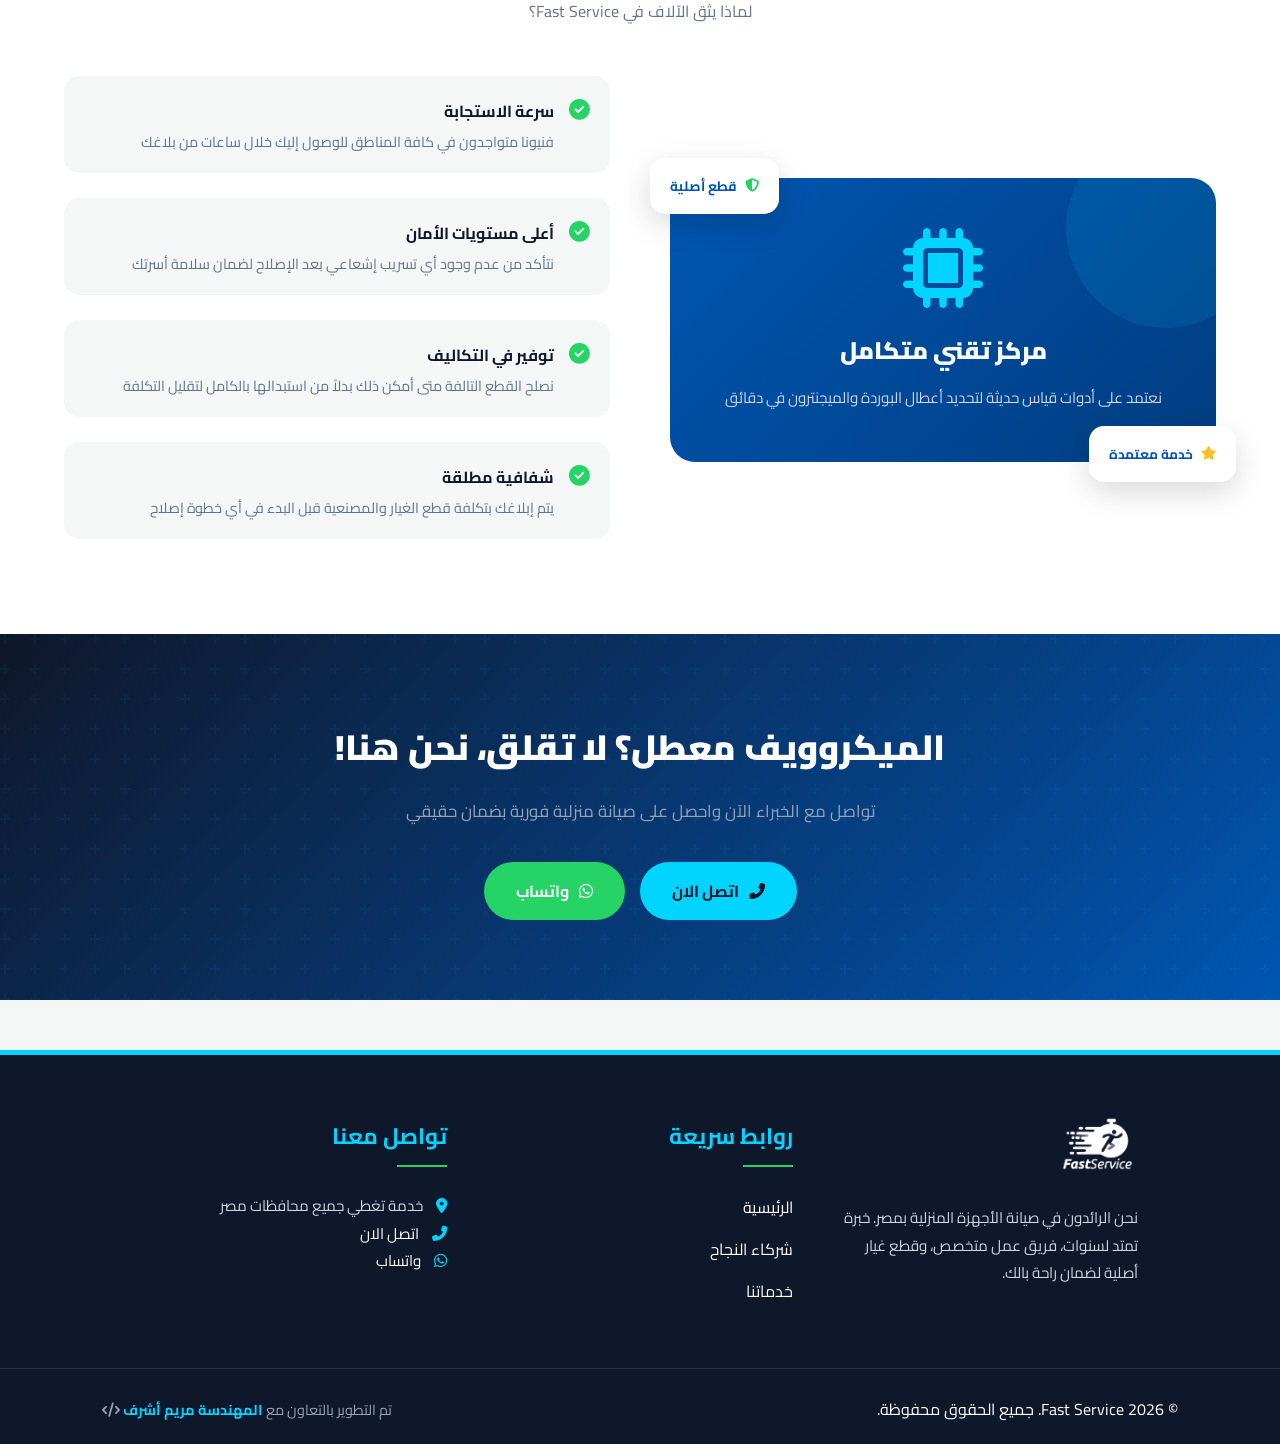
<file: microwave.html>
<!DOCTYPE html>
<html lang="ar" dir="rtl">
<head>
    <meta charset="UTF-8">
    <meta name="viewport" content="width=device-width, initial-scale=1.0">
    <title>صيانة الميكروويف | Fast Service</title>
    <meta name="description" content="خدمات صيانة الميكروويف المنزلية: تشخيص الأعطال، استبدال الأجزاء، وفحص الأمان مع فنيين ذوي خبرة.">
    <meta name="keywords" content="صيانة ميكروويف, تصليح ميكروويف, Fast Service">
    <meta name="author" content="Fast Service">
    <meta name="robots" content="index, follow">
    <link rel="canonical" href="https://fast-service-ecru.vercel.app/microwave.html">
    <meta property="og:type" content="website">
    <meta property="og:title" content="صيانة الميكروويف | Fast Service">
    <meta property="og:description" content="خدمات صيانة الميكروويف المنزلية: تشخيص الأعطال، استبدال الأجزاء، وفحص الأمان.">
    <meta property="og:url" content="https://fast-service-ecru.vercel.app/microwave.html">
    <meta property="og:locale" content="ar_EG">
    <meta property="og:image" content="https://fast-service-ecru.vercel.app/images/FastService.webp">
    <meta name="twitter:card" content="summary_large_image">
    <meta name="twitter:title" content="صيانة الميكروويف | Fast Service">
    <meta name="twitter:description" content="خدمات صيانة الميكروويف المنزلية: تشخيص الأعطال، استبدال الأجزاء، وفحص الأمان.">
    <meta name="twitter:image" content="https://fast-service-ecru.vercel.app/images/FastService.webp">
    <link rel="stylesheet" href="https://cdnjs.cloudflare.com/ajax/libs/font-awesome/6.4.0/css/all.min.css">
    <link href="https://fonts.googleapis.com/css2?family=Cairo:wght@400;600;700;900&display=swap" rel="stylesheet">
    <link rel="stylesheet" href="style.css">
    <link rel="icon" type="image/webp" href="./images/FastService.webp">
    <script src="config.js"></script>
    <script async src="https://www.googletagmanager.com/gtag/js?id=AW-18092937491"></script>
    <script>
        window.dataLayer = window.dataLayer || [];
        function gtag() { dataLayer.push(arguments); }

        gtag('js', new Date());
        // gtag('config', 'AW-18092937491');
        // gtag('config', 'G-NDR5MHCCXX');
        gtag('config', siteConfig.analytics.ADS_ID);
        gtag('config', siteConfig.analytics.GA4_ID);
    </script>
</head>
<body>
    <header>
        <!-- <div class="logo"><i class="fas fa-tools"></i> Fast Service</div> -->
         <!-- <a href="index.html"> -->
        <img src="./images/FastService.webp" alt="Fast Service Logo" class="logo-img">
    <!-- </a> -->
        <nav>
            <div class="menu-toggle" id="mobile-menu">
                <i class="fas fa-bars"></i>
            </div>
            <ul class="nav-links">
                <li><a href="index.html">الرئيسية</a></li>
                <li><a href="index.html#companies">شركات الصيانة</a></li>
                <!-- <li><a href="#">خدماتنا</a></li> -->
                <li class="dropdown">
                    <a href="javascript:void(0)" class="dropdown-toggle">
                        خدمات الصيانة <i class="fas fa-chevron-down"></i>
                    </a>
                    <ul class="submenu">
                        <li><a href="refrigerators.html"><i class="fas fa-snowflake"></i> قسم صيانة الثلاجات</a></li>
                        <li><a href="air-conditioners.html"><i class="fas fa-wind"></i> قسم صيانة التكييفات</a></li>
                        <li><a href="microwave.html"><i class="fas fa-microchip"></i> قسم صيانة الميكروويف</a></li>
                        <li><a href="washers.html"><i class="fas fa-tshirt"></i> قسم صيانة الغسالات</a></li>
                        <li><a href="deep-freezer.html"><i class="fas fa-icicles"></i> قسم صيانة الديب فريزر</a></li>
                    </ul>
                </li>
                <li><a class="phone-link" onclick="return gtag_report_conversion();">اتصل بنا</a></li>
            </ul>
        </nav>
    </header>

<div class="fixed-actions">
        <a onclick="return gtag_report_conversion();" class="float-btn phone phone-link"><i class="fas fa-phone-alt"></i></a>
        <a onclick="return gtag_report_conversion();" class="float-btn wa whatsapp-link" target="_blank"><i class="fab fa-whatsapp"></i></a>
    </div>
<div class="nav-overlay"></div>

<section class="hero microwave-hero">
     <div class="hero-content">
        <div class="hero-badge"><i class="fas fa-microchip"></i> قسم صيانة الميكروويف</div>
        <h1>صيانة <span>الميكروويف</span> في منزلك<br>بأعلى معايير الدقة</h1>
        <p>نقدم خدمة فورية لإصلاح جميع أنواع الميكروويف والأفران الكهربائية،<br>بقطع غيار أصلية وضمان معتمد لضمان سلامة جهازك</p>

        <div class="hero-stats">
            <div class="stat"><span class="stat-num">+15</span><span class="stat-label">سنة خبرة</span></div>
            <div class="stat"><span class="stat-num">+5000</span><span class="stat-label">عميل راضي</span></div>
            <div class="stat"><span class="stat-num">24h</span><span class="stat-label">خدمة مستمرة</span></div>
            <div class="stat"><span class="stat-num">100%</span><span class="stat-label">قطع أصلية</span></div>
        </div>

        <div class="hero-btns">
            <a onclick="return gtag_report_conversion();" class="btn btn-primary phone-link"><i class="fas fa-phone-alt"></i> اتصل الآن</a>
            <a onclick="return gtag_report_conversion();" class="btn btn-whatsapp whatsapp-link" target="_blank"><i class="fab fa-whatsapp"></i> واتساب</a>
        </div>
    </div>
</section>

<div class="features-strip">
    <div class="feature-item"><i class="fas fa-bolt"></i> صيانة فورية</div>
    <div class="feature-item"><i class="fas fa-certificate"></i> ضمان على قطع الغيار</div>
    <div class="feature-item"><i class="fas fa-user-shield"></i> أمان تام للجهاز</div>
    <div class="feature-item"><i class="fas fa-tools"></i> فنيين محترفين</div>
    <div class="feature-item"><i class="fas fa-map-marker-alt"></i> تغطية لكل المناطق</div>
</div>

<section class="problems-section">
    <div class="reveal">
        <div class="section-title">أعطال الميكروويف التي <span>نصلحها</span></div>
        <div class="title-line"></div>
        <div class="section-subtitle">حلول هندسية لكافة مشاكل أجهزة الميكروويف الحديثة</div>
    </div>
    <div class="problems-grid">
        <div class="problem-card reveal" style="transition-delay:0.1s">
            <div class="problem-icon"><i class="fas fa-fire-alt"></i></div>
            <h3>الميكروويف لا يسخن</h3>
            <p>نشخص أعطال الميجنترون والمحولات والدوائر المسؤولة عن عملية التسخين بدقة</p>
        </div>
        <div class="problem-card reveal" style="transition-delay:0.2s">
            <div class="problem-icon"><i class="fas fa-bolt"></i></div>
            <h3>حدوث شرار بالداخل</h3>
            <p>نفحص عوازل الميكا ونقوم بتنظيف أو استبدال القطع التالفة لمنع التماس الكهربائي</p>
        </div>
        <div class="problem-card reveal" style="transition-delay:0.3s">
            <div class="problem-icon"><i class="fas fa-sync"></i></div>
            <h3>الطبق لا يدور</h3>
            <p>إصلاح واستبدال مواتير الطبق والتروس الداخلية لضمان توزيع متساوي للحرارة</p>
        </div>
        <div class="problem-card reveal" style="transition-delay:0.4s">
            <div class="problem-icon"><i class="fas fa-keyboard"></i></div>
            <h3>عطل في لوحة التحكم (التاتش)</h3>
            <p>صيانة أزرار التحكم والبردة الإلكترونية وبرمجتها لتعود للعمل بكفاءة</p>
        </div>
        <div class="problem-card reveal" style="transition-delay:0.5s">
            <div class="problem-icon"><i class="fas fa-power-off"></i></div>
            <h3>توقف الميكروويف فجأة</h3>
            <p>فحص الفيوزات ودوائر الحماية والأسلاك لضمان عودة التيار بشكل مستقر</p>
        </div>
        <div class="problem-card reveal" style="transition-delay:0.6s">
            <div class="problem-icon"><i class="fas fa-door-closed"></i></div>
            <h3>مشكلة في قفل الباب</h3>
            <p>إصلاح مفاتيح الأمان بالباب التي تمنع التشغيل في حالة عدم الإغلاق المحكم</p>
        </div>
    </div>
</section>

<section class="steps-section">
    <div class="reveal">
        <div class="section-title" style="color:white">خطوات طلب <span>خدمة الصيانة</span></div>
        <div class="title-line"></div>
        <div class="section-subtitle">نظام احترافي لضمان حصولك على الخدمة في أسرع وقت</div>
    </div>
    <div class="steps-grid">
        <div class="step-card reveal" style="transition-delay:0.1s">
            <div class="step-num">01</div>
            <div class="step-icon"><i class="fas fa-phone-alt"></i></div>
            <h3>طلب الخدمة</h3>
            <p>تواصل معنا عبر الهاتف أو الواتساب لتسجيل بيانات العطل والجهاز</p>
        </div>
        <div class="step-card reveal" style="transition-delay:0.2s">
            <div class="step-num">02</div>
            <div class="step-icon"><i class="fas fa-truck-moving"></i></div>
            <h3>زيارة الفني</h3>
            <p>يتوجه الفني المختص لمنزلك في الموعد المحدد ومعه الأدوات اللازمة</p>
        </div>
        <div class="step-card reveal" style="transition-delay:0.3s">
            <div class="step-num">03</div>
            <div class="step-icon"><i class="fas fa-vial"></i></div>
            <h3>الفحص والإصلاح</h3>
            <p>يتم فحص الميكروويف وتحديد العطل وإصلاحه فوراً بقطع غيار أصلية</p>
        </div>
        <div class="step-card reveal" style="transition-delay:0.4s">
            <div class="step-num">04</div>
            <div class="step-icon"><i class="fas fa-file-invoice"></i></div>
            <h3>التسليم والضمان</h3>
            <p>تجربة الجهاز أمامك وتسليمك شهادة ضمان معتمدة على ما تم إصلاحه</p>
        </div>
    </div>
</section>

<section class="brands-section">
    <div class="reveal">
        <div class="section-title">ماركات <span>الميكروويف</span> التي ندعمها</div>
        <div class="title-line"></div>
        <div class="section-subtitle">لدينا قطع غيار أصلية لكل العلامات التجارية العالمية والمحلية</div>
    </div>
    <div class="brands-grid">
        <div class="brand-card reveal" style="transition-delay:0.1s">
            <span class="brand-icon">🏷️</span>
            <h3>شارب</h3><p>Sharp</p>
        </div>
        <div class="brand-card reveal" style="transition-delay:0.15s">
            <span class="brand-icon">🔥</span>
            <h3>سامسونج</h3><p>Samsung</p>
        </div>
        <div class="brand-card reveal" style="transition-delay:0.2s">
            <span class="brand-icon">⚡</span>
            <h3>ال جي</h3><p>LG</p>
        </div>
        <div class="brand-card reveal" style="transition-delay:0.25s">
            <span class="brand-icon">🌀</span>
            <h3>جاك</h3><p>Jac</p>
        </div>
        <div class="brand-card reveal" style="transition-delay:0.3s">
            <span class="brand-icon">🛠️</span>
            <h3>بلاك آند ديكر</h3><p>Black & Decker</p>
        </div>
        <div class="brand-card reveal" style="transition-delay:0.35s">
            <span class="brand-icon">💠</span>
            <h3>فريش</h3><p>Fresh</p>
        </div>
        <div class="brand-card reveal" style="transition-delay:0.4s">
            <span class="brand-icon">♨️</span>
            <h3>توشيبا</h3><p>Toshiba</p>
        </div>
        <div class="brand-card reveal" style="transition-delay:0.45s">
            <span class="brand-icon">🔋</span>
            <h3>كاندي</h3><p>Candy</p>
        </div>
    </div>
</section>

<section class="why-section">
    <div class="reveal">
        <div class="section-title">تميزنا في <span>صيانة الميكروويف</span></div>
        <div class="title-line"></div>
        <div class="section-subtitle">لماذا يثق الآلاف في Fast Service؟</div>
    </div>
    <div class="why-grid">
        <div class="why-visual reveal-left">
            <div class="why-main-card">
                <i class="fas fa-microchip"></i>
                <h3>مركز تقني متكامل</h3>
                <p>نعتمد على أدوات قياس حديثة لتحديد أعطال البوردة والميجنترون في دقائق</p>
            </div>
            <div class="why-float-badge badge-1">
                <i class="fas fa-star" style="color:#fbbf24"></i>
                خدمة معتمدة
            </div>
            <div class="why-float-badge badge-2">
                <i class="fas fa-shield-alt" style="color:var(--accent)"></i>
                قطع أصلية
            </div>
        </div>
        <ul class="why-list reveal-right">
            <li>
                <i class="fas fa-check-circle"></i>
                <div>
                    <h4>سرعة الاستجابة</h4>
                    <p>فنيونا متواجدون في كافة المناطق للوصول إليك خلال ساعات من بلاغك</p>
                </div>
            </li>
            <li>
                <i class="fas fa-check-circle"></i>
                <div>
                    <h4>أعلى مستويات الأمان</h4>
                    <p>نتأكد من عدم وجود أي تسريب إشعاعي بعد الإصلاح لضمان سلامة أسرتك</p>
                </div>
            </li>
            <li>
                <i class="fas fa-check-circle"></i>
                <div>
                    <h4>توفير في التكاليف</h4>
                    <p>نصلح القطع التالفة متى أمكن ذلك بدلاً من استبدالها بالكامل لتقليل التكلفة</p>
                </div>
            </li>
            <li>
                <i class="fas fa-check-circle"></i>
                <div>
                    <h4>شفافية مطلقة</h4>
                    <p>يتم إبلاغك بتكلفة قطع الغيار والمصنعية قبل البدء في أي خطوة إصلاح</p>
                </div>
            </li>
        </ul>
    </div>
</section>

<section class="cta-section">
    <h2 class="reveal">الميكروويف معطل؟ لا تقلق، نحن هنا!</h2>
    <p class="reveal">تواصل مع الخبراء الآن واحصل على صيانة منزلية فورية بضمان حقيقي</p>
    <div class="cta-btns reveal">
        <a onclick="return gtag_report_conversion();" class="btn btn-primary phone-link"><i class="fas fa-phone-alt"></i> اتصل الان</a>
        <a onclick="return gtag_report_conversion();" class="btn btn-whatsapp whatsapp-link" target="_blank"><i class="fab fa-whatsapp"></i> واتساب</a>
  </div>
</section>
<footer class="main-footer">
    <div class="footer-container">
        <!-- قسم عن الشركة -->
        <div class="footer-column about">
            <img src="./images/FastService.webp" alt="Fast Service" class="footer-logo">
            <p>نحن الرائدون في صيانة الأجهزة المنزلية بمصر. خبرة تمتد لسنوات، فريق عمل متخصص، وقطع غيار أصلية لضمان راحة بالك.</p>
            
        </div>

        <!-- روابط سريعة -->
        <div class="footer-column links">
            <h3>روابط سريعة</h3>
            <ul>
                <li><a href="index.html">الرئيسية</a></li>
                <li><a href="index.html#companies">شركاء النجاح</a></li>
                <li><a href="index.html">خدماتنا</a></li>
            </ul>
        </div>

        <!-- تواصل معنا -->
        <div class="footer-column contact">
            <h3>تواصل معنا</h3>
            <p><i class="fas fa-map-marker-alt"></i> خدمة تغطي جميع محافظات مصر</p>
            <p><i class="fas fa-phone-alt"></i> <a class="phone-link" onclick="return gtag_report_conversion();">اتصل الان</a></p>
            <p>
                <i class="fab fa-whatsapp"></i>
                <a onclick="return gtag_report_conversion();"
                    target="_blank"
                    class="whatsapp-link">
                واتساب
                </a>
            </p>
           
        </div>
    </div>

    
    <div class="footer-bottom">
        <div class="bottom-content">
            <p>&copy; 2026 Fast Service. جميع الحقوق محفوظة.</p>
            <p class="dev-credit">
    تم التطوير بالتعاون مع 
    <a href="https://wa.me/201092695799" target="_blank" class="engineer-name">
        المهندسة مريم أشرف
    </a>
    <i class="fas fa-code"></i>
</p>
        </div>
    </div>
    </footer>
<script src="script.js"></script>
<script type="application/ld+json">
{
  "@context": "https://schema.org",
  "@type": "LocalBusiness",
  "name": "صيانة الميكروويف | Fast Service",
  "image": "https://fast-service-ecru.vercel.app/images/FastService.webp",
  "url": "https://fast-service-ecru.vercel.app/microwave.html",
  "telephone": "اتصل الآن",
  "priceRange": "$$",
  "address": {
    "@type": "PostalAddress",
    "streetAddress": "خدمة صيانة منزلية فورية",
    "addressLocality": "Cairo",
    "addressCountry": "EG"
  },
  "description": "مركز متخصص في صيانة وإصلاح أجهزة الميكروويف بالمنزل. تشخيص دقيق للأعطال، استبدال قطع الغيار التالفة بقطع أصلية، وفحص أمان الجهاز لضمان سلامة الاستخدام.",
  "openingHoursSpecification": {
    "@type": "OpeningHoursSpecification",
    "dayOfWeek": [
      "Monday",
      "Tuesday",
      "Wednesday",
      "Thursday",
      "Friday",
      "Saturday",
      "Sunday"
    ],
    "opens": "00:00",
    "closes": "23:59"
  }
}
</script>

<script type="application/ld+json">
{
  "@context": "https://schema.org",
  "@type": "FAQPage",
  "mainEntity": [
    {
      "@type": "Question",
      "name": "ما هي أشهر أعطال الميكروويف التي يتم إصلاحها؟",
      "acceptedAnswer": {
        "@type": "Answer",
        "text": "نقوم بإصلاح أعطال عدم التسخين، توقف الطبق عن الدوران، حدوث شرار داخل الميكروويف، وأعطال لوحة التحكم (التايمر)."
      }
    },
    {
      "@type": "Question",
      "name": "هل يتم تصليح الميكروويف في المنزل أم يجب نقله؟",
      "acceptedAnswer": {
        "@type": "Answer",
        "text": "تتم كافة أعمال الصيانة في منزل العميل بنسبة 100%، حيث يمتلك الفنيون كافة الأدوات اللازمة لتشخيص وإصلاح الجهاز فوراً."
      }
    },
    {
      "@type": "Question",
      "name": "كيف يمكنني الحفاظ على الميكروويف من الأعطال؟",
      "acceptedAnswer": {
        "@type": "Answer",
        "text": "ننصح دائماً باستخدام أواني مخصصة للميكروويف، وتجنب وضع المعادن، وتنظيف الجهاز بانتظام من بقايا الطعام لتجنب حدوث شرار."
      }
    }
  ]
}
</script>
</body>

</html>
</file>
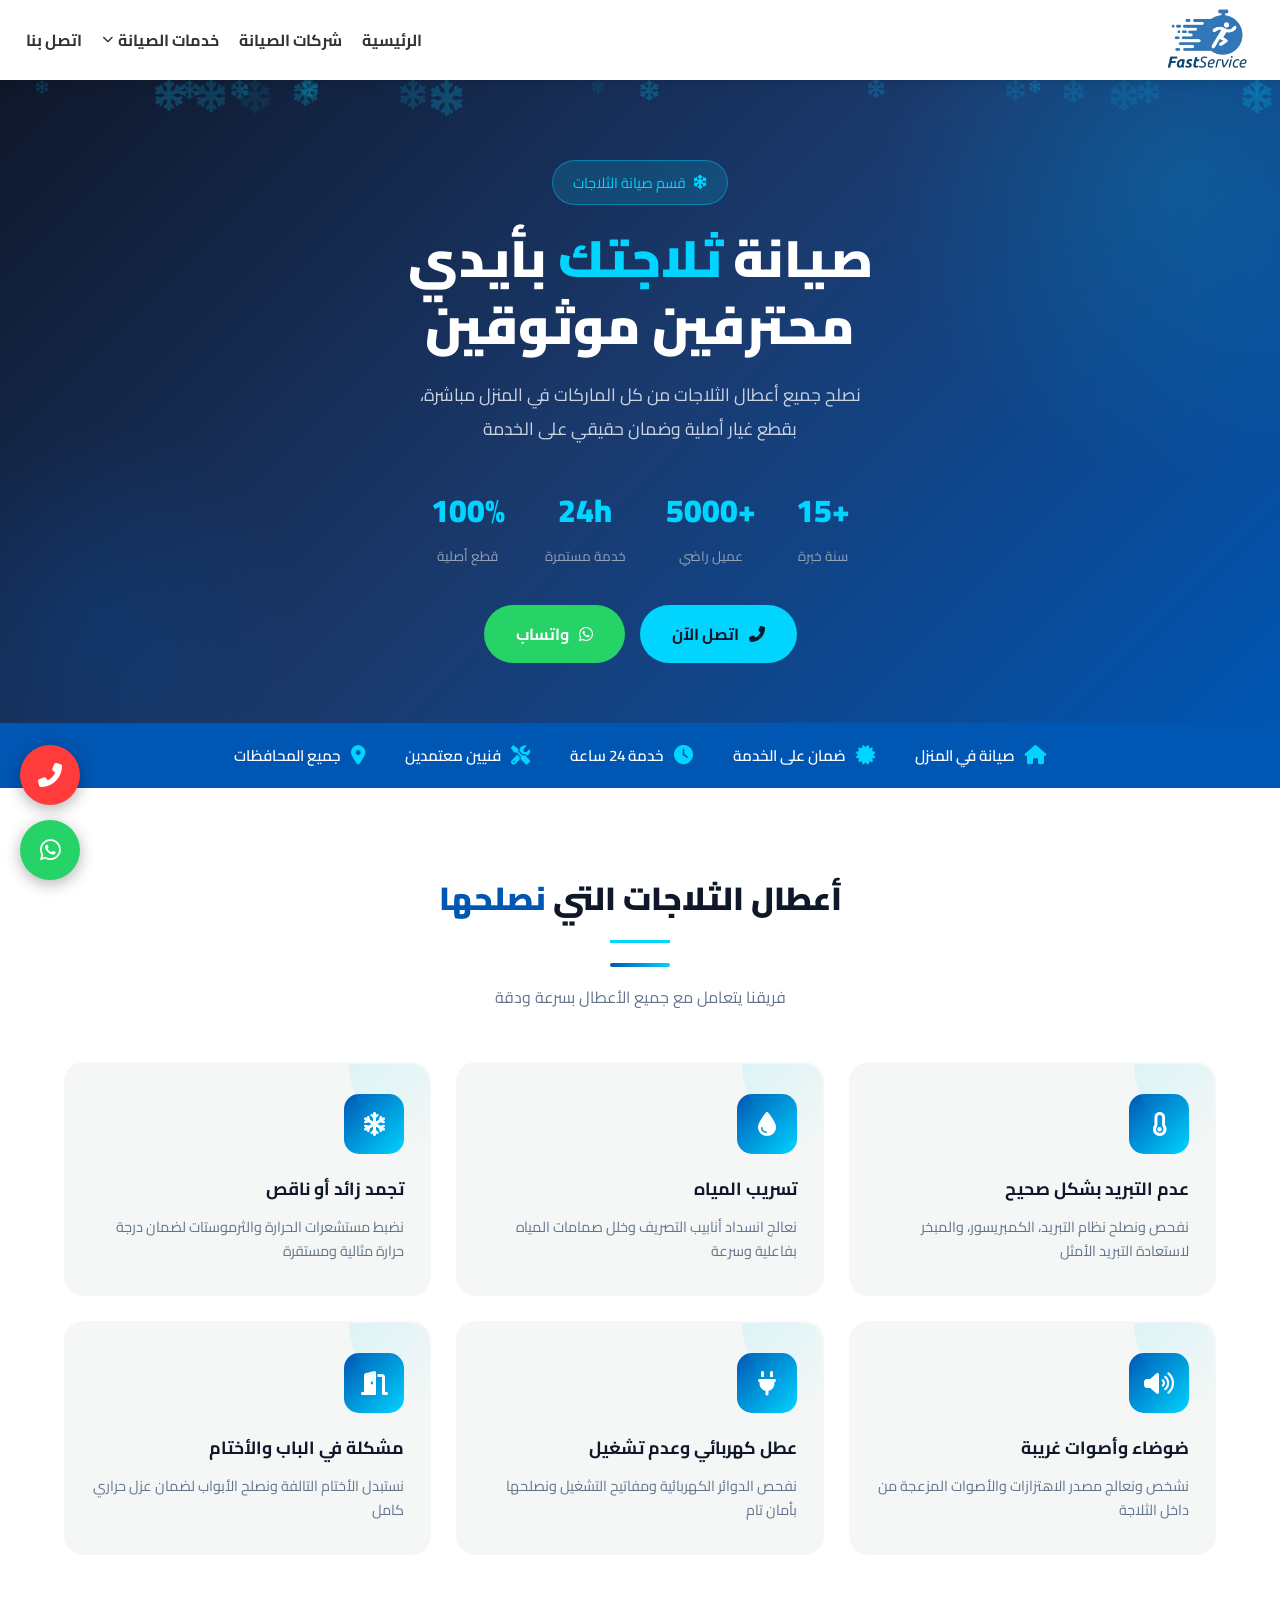
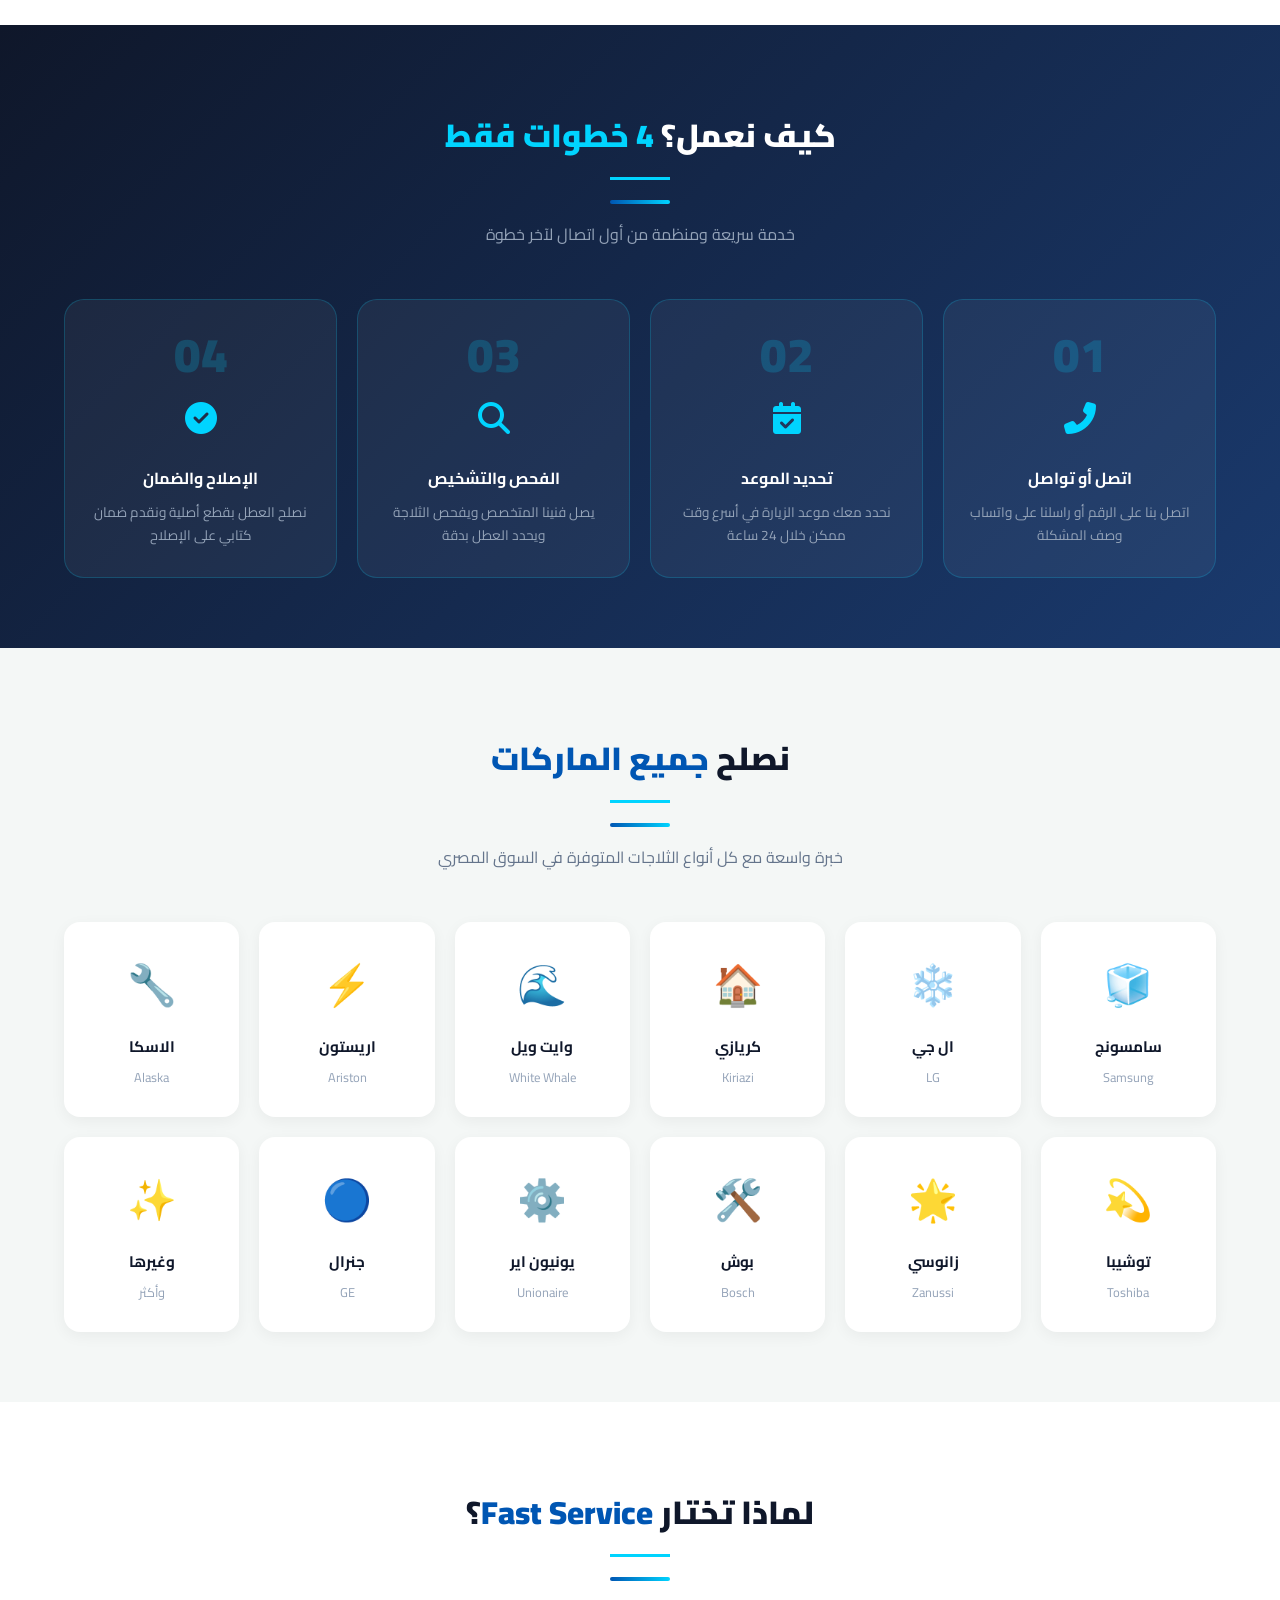
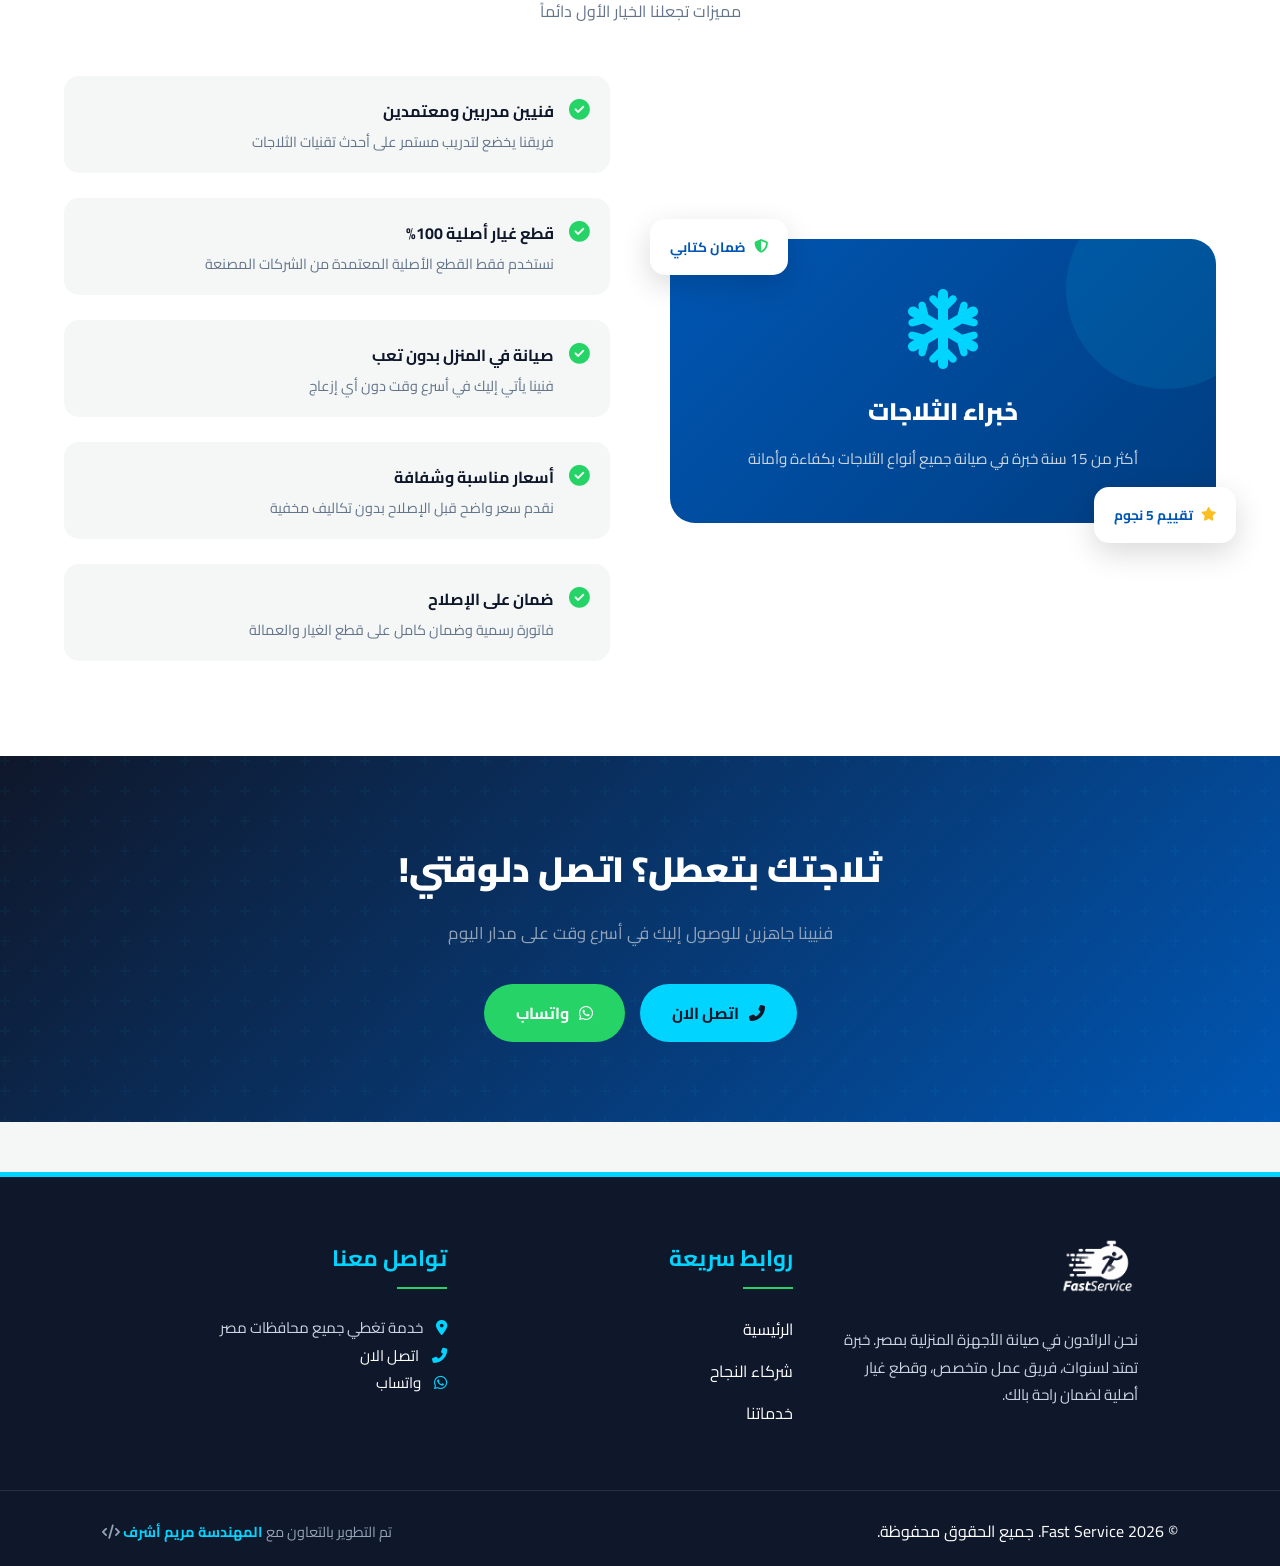
<file: refrigerators.html>
<!DOCTYPE html>
<html lang="ar" dir="rtl">
<head>
    <meta charset="UTF-8">
    <meta name="viewport" content="width=device-width, initial-scale=1.0">
    <title>صيانة الثلاجات | Fast Service</title>
    <meta name="description" content="خدمات صيانة الثلاجات: إصلاح، صيانة وملء فريون، مع فنيين متخصصين وقطع غيار أصلية لضمان تبريد مثالي.">
    <meta name="keywords" content="صيانة ثلاجات, تصليح ثلاجات, شحن فريون, Fast Service">
    <meta name="author" content="Fast Service">
    <meta name="robots" content="index, follow">
    <link rel="canonical" href="https://fast-service-ecru.vercel.app/refrigerators.html">
    <meta property="og:type" content="website">
    <meta property="og:title" content="صيانة الثلاجات | Fast Service">
    <meta property="og:description" content="خدمات صيانة الثلاجات: إصلاح، صيانة وملء فريون، مع فنيين متخصصين وقطع غيار أصلية.">
    <meta property="og:url" content="https://fast-service-ecru.vercel.app/refrigerators.html">
    <meta property="og:locale" content="ar_EG">
    <meta property="og:image" content="https://fast-service-ecru.vercel.app/images/FastService.webp">
    <meta name="twitter:card" content="summary_large_image">
    <meta name="twitter:title" content="صيانة الثلاجات | Fast Service">
    <meta name="twitter:description" content="خدمات صيانة الثلاجات: إصلاح، صيانة وملء فريون، مع فنيين متخصصين وقطع غيار أصلية.">
    <meta name="twitter:image" content="https://fast-service-ecru.vercel.app/images/FastService.webp">
    <link rel="stylesheet" href="https://cdnjs.cloudflare.com/ajax/libs/font-awesome/6.4.0/css/all.min.css">
    <link href="https://fonts.googleapis.com/css2?family=Cairo:wght@400;600;700;900&display=swap" rel="stylesheet">
    <link rel="stylesheet" href="style.css">
    <link rel="icon" type="image/webp" href="./images/FastService.webp">
    <script src="config.js"></script>
    <script async src="https://www.googletagmanager.com/gtag/js?id=AW-18092937491"></script>
    <script>
        window.dataLayer = window.dataLayer || [];
        function gtag() { dataLayer.push(arguments); }

        gtag('js', new Date());
        // gtag('config', 'AW-18092937491');
        // gtag('config', 'G-NDR5MHCCXX');
        gtag('config', siteConfig.analytics.ADS_ID);
        gtag('config', siteConfig.analytics.GA4_ID);
    </script>
    
</head>
<body>
     <header>
      
        <img src="./images/FastService.webp" alt="Fast Service Logo" class="logo-img">
   
        <nav>
            <div class="menu-toggle" id="mobile-menu">
                <i class="fas fa-bars"></i>
            </div>
            <ul class="nav-links">
                <li><a href="index.html">الرئيسية</a></li>
                <li><a href="index.html#companies">شركات الصيانة</a></li>
                <!-- <li><a href="#">خدماتنا</a></li> -->
                <li class="dropdown">
                    <a href="javascript:void(0)" class="dropdown-toggle">
                        خدمات الصيانة <i class="fas fa-chevron-down"></i>
                    </a>
                    <ul class="submenu">
                        <li><a href="refrigerators.html"><i class="fas fa-snowflake"></i> قسم صيانة الثلاجات</a></li>
                        <li><a href="air-conditioners.html"><i class="fas fa-wind"></i> قسم صيانة التكييفات</a></li>
                        <li><a href="microwave.html"><i class="fas fa-microchip"></i> قسم صيانة الميكروويف</a></li>
                        <li><a href="washers.html"><i class="fas fa-tshirt"></i> قسم صيانة الغسالات</a></li>
                        <li><a href="deep-freezer.html"><i class="fas fa-icicles"></i> قسم صيانة الديب فريزر</a></li>
                    </ul>
                </li>
                <li><a class="phone-link" onclick="return gtag_report_conversion();">اتصل بنا</a></li>
            </ul>
        </nav>
    </header>
<!-- Floating Buttons -->
<div class="fixed-actions">
        <a onclick="return gtag_report_conversion();" class="float-btn phone phone-link"><i class="fas fa-phone-alt"></i></a>
        <a onclick="return gtag_report_conversion();" class="float-btn wa whatsapp-link" target="_blank"><i class="fab fa-whatsapp"></i></a>
    </div>
<div class="nav-overlay"></div>
<!-- ===== HERO ===== -->
<section class="hero">
    <!-- Snowflakes animation -->
    <div class="snowflakes" id="snowflakes"></div>

    <div class="hero-content">
        <div class="hero-badge"><i class="fas fa-snowflake"></i> قسم صيانة الثلاجات</div>
        <h1>صيانة <span>ثلاجتك</span> بأيدي<br>محترفين موثوقين</h1>
        <p>نصلح جميع أعطال الثلاجات من كل الماركات في المنزل مباشرة،<br>بقطع غيار أصلية وضمان حقيقي على الخدمة</p>

        <div class="hero-stats">
            <div class="stat"><span class="stat-num">+15</span><span class="stat-label">سنة خبرة</span></div>
            <div class="stat"><span class="stat-num">+5000</span><span class="stat-label">عميل راضي</span></div>
            <div class="stat"><span class="stat-num">24h</span><span class="stat-label">خدمة مستمرة</span></div>
            <div class="stat"><span class="stat-num">100%</span><span class="stat-label">قطع أصلية</span></div>
        </div>

        <div class="hero-btns">
            <a  onclick="return gtag_report_conversion();" class="btn btn-primary phone-link"><i class="fas fa-phone-alt"></i> اتصل الآن</a>
            <a  onclick="return gtag_report_conversion();" class="btn btn-whatsapp whatsapp-link" target="_blank"><i class="fab fa-whatsapp"></i> واتساب</a>
        </div>
    </div>
</section>

<!-- ===== FEATURES STRIP ===== -->
<div class="features-strip">
    <div class="feature-item"><i class="fas fa-home"></i> صيانة في المنزل</div>
    <div class="feature-item"><i class="fas fa-certificate"></i> ضمان على الخدمة</div>
    <div class="feature-item"><i class="fas fa-clock"></i> خدمة 24 ساعة</div>
    <div class="feature-item"><i class="fas fa-tools"></i> فنيين معتمدين</div>
    <div class="feature-item"><i class="fas fa-map-marker-alt"></i> جميع المحافظات</div>
</div>

<!-- ===== PROBLEMS SECTION ===== -->
<section class="problems-section">
    <div class="reveal">
        <div class="section-title">أعطال الثلاجات التي <span>نصلحها</span></div>
        <div class="title-line"></div>
        <div class="section-subtitle">فريقنا يتعامل مع جميع الأعطال بسرعة ودقة</div>
    </div>
    <div class="problems-grid">
        <div class="problem-card reveal" style="transition-delay:0.1s">
            <div class="problem-icon"><i class="fas fa-thermometer-empty"></i></div>
            <h3>عدم التبريد بشكل صحيح</h3>
            <p>نفحص ونصلح نظام التبريد، الكمبريسور، والمبخر لاستعادة التبريد الأمثل</p>
        </div>
        <div class="problem-card reveal" style="transition-delay:0.2s">
            <div class="problem-icon"><i class="fas fa-tint"></i></div>
            <h3>تسريب المياه</h3>
            <p>نعالج انسداد أنابيب التصريف وخلل صمامات المياه بفاعلية وسرعة</p>
        </div>
        <div class="problem-card reveal" style="transition-delay:0.3s">
            <div class="problem-icon"><i class="fas fa-snowflake"></i></div>
            <h3>تجمد زائد أو ناقص</h3>
            <p>نضبط مستشعرات الحرارة والثرموستات لضمان درجة حرارة مثالية ومستقرة</p>
        </div>
        <div class="problem-card reveal" style="transition-delay:0.4s">
            <div class="problem-icon"><i class="fas fa-volume-up"></i></div>
            <h3>ضوضاء وأصوات غريبة</h3>
            <p>نشخص ونعالج مصدر الاهتزازات والأصوات المزعجة من داخل الثلاجة</p>
        </div>
        <div class="problem-card reveal" style="transition-delay:0.5s">
            <div class="problem-icon"><i class="fas fa-plug"></i></div>
            <h3>عطل كهربائي وعدم تشغيل</h3>
            <p>نفحص الدوائر الكهربائية ومفاتيح التشغيل ونصلحها بأمان تام</p>
        </div>
        <div class="problem-card reveal" style="transition-delay:0.6s">
            <div class="problem-icon"><i class="fas fa-door-open"></i></div>
            <h3>مشكلة في الباب والأختام</h3>
            <p>نستبدل الأختام التالفة ونصلح الأبواب لضمان عزل حراري كامل</p>
        </div>
    </div>
</section>

<!-- ===== STEPS SECTION ===== -->
<section class="steps-section">
    <div class="reveal">
        <div class="section-title" style="color:white">كيف نعمل؟ <span style="color:var(--secondary)">4 خطوات فقط</span></div>
        <div class="title-line"></div>
        <div class="section-subtitle">خدمة سريعة ومنظمة من أول اتصال لآخر خطوة</div>
    </div>
    <div class="steps-grid">
        <div class="step-card reveal" style="transition-delay:0.1s">
            <div class="step-num">01</div>
            <div class="step-icon"><i class="fas fa-phone-alt"></i></div>
            <h3>اتصل أو تواصل</h3>
            <p>اتصل بنا على الرقم أو راسلنا على واتساب وصف المشكلة</p>
        </div>
        <div class="step-card reveal" style="transition-delay:0.2s">
            <div class="step-num">02</div>
            <div class="step-icon"><i class="fas fa-calendar-check"></i></div>
            <h3>تحديد الموعد</h3>
            <p>نحدد معك موعد الزيارة في أسرع وقت ممكن خلال 24 ساعة</p>
        </div>
        <div class="step-card reveal" style="transition-delay:0.3s">
            <div class="step-num">03</div>
            <div class="step-icon"><i class="fas fa-search"></i></div>
            <h3>الفحص والتشخيص</h3>
            <p>يصل فنينا المتخصص ويفحص الثلاجة ويحدد العطل بدقة</p>
        </div>
        <div class="step-card reveal" style="transition-delay:0.4s">
            <div class="step-num">04</div>
            <div class="step-icon"><i class="fas fa-check-circle"></i></div>
            <h3>الإصلاح والضمان</h3>
            <p>نصلح العطل بقطع أصلية ونقدم ضمان كتابي على الإصلاح</p>
        </div>
    </div>
</section>

<!-- ===== BRANDS SECTION ===== -->
<section class="brands-section">
    <div class="reveal">
        <div class="section-title">نصلح <span>جميع الماركات</span></div>
        <div class="title-line"></div>
        <div class="section-subtitle">خبرة واسعة مع كل أنواع الثلاجات المتوفرة في السوق المصري</div>
    </div>
    <div class="brands-grid">
        <div class="brand-card reveal" style="transition-delay:0.1s">
            <span class="brand-icon">🧊</span>
            <h3>سامسونج</h3><p>Samsung</p>
        </div>
        <div class="brand-card reveal" style="transition-delay:0.15s">
            <span class="brand-icon">❄️</span>
            <h3>ال جي</h3><p>LG</p>
        </div>
        <div class="brand-card reveal" style="transition-delay:0.2s">
            <span class="brand-icon">🏠</span>
            <h3>كريازي</h3><p>Kiriazi</p>
        </div>
        <div class="brand-card reveal" style="transition-delay:0.25s">
            <span class="brand-icon">🌊</span>
            <h3>وايت ويل</h3><p>White Whale</p>
        </div>
        <div class="brand-card reveal" style="transition-delay:0.3s">
            <span class="brand-icon">⚡</span>
            <h3>اريستون</h3><p>Ariston</p>
        </div>
        <div class="brand-card reveal" style="transition-delay:0.35s">
            <span class="brand-icon">🔧</span>
            <h3>الاسكا</h3><p>Alaska</p>
        </div>
        <div class="brand-card reveal" style="transition-delay:0.4s">
            <span class="brand-icon">💫</span>
            <h3>توشيبا</h3><p>Toshiba</p>
        </div>
        <div class="brand-card reveal" style="transition-delay:0.45s">
            <span class="brand-icon">🌟</span>
            <h3>زانوسي</h3><p>Zanussi</p>
        </div>
        <div class="brand-card reveal" style="transition-delay:0.5s">
            <span class="brand-icon">🛠️</span>
            <h3>بوش</h3><p>Bosch</p>
        </div>
        <div class="brand-card reveal" style="transition-delay:0.55s">
            <span class="brand-icon">⚙️</span>
            <h3>يونيون اير</h3><p>Unionaire</p>
        </div>
        <div class="brand-card reveal" style="transition-delay:0.6s">
            <span class="brand-icon">🔵</span>
            <h3>جنرال</h3><p>GE</p>
        </div>
        <div class="brand-card reveal" style="transition-delay:0.65s">
            <span class="brand-icon">✨</span>
            <h3>وغيرها</h3><p>وأكثر</p>
        </div>
    </div>
</section>

<!-- ===== WHY US ===== -->
<section class="why-section">
    <div class="reveal">
        <div class="section-title">لماذا تختار <span>Fast Service</span>؟</div>
        <div class="title-line"></div>
        <div class="section-subtitle">مميزات تجعلنا الخيار الأول دائماً</div>
    </div>
    <div class="why-grid">
        <div class="why-visual reveal-left">
            <div class="why-main-card">
                <i class="fas fa-snowflake"></i>
                <h3>خبراء الثلاجات</h3>
                <p>أكثر من 15 سنة خبرة في صيانة جميع أنواع الثلاجات بكفاءة وأمانة</p>
            </div>
            <div class="why-float-badge badge-1">
                <i class="fas fa-star" style="color:#fbbf24"></i>
                تقييم 5 نجوم
            </div>
            <div class="why-float-badge badge-2">
                <i class="fas fa-shield-alt" style="color:var(--accent)"></i>
                ضمان كتابي
            </div>
        </div>
        <ul class="why-list reveal-right">
            <li>
                <i class="fas fa-check-circle"></i>
                <div>
                    <h4>فنيين مدربين ومعتمدين</h4>
                    <p>فريقنا يخضع لتدريب مستمر على أحدث تقنيات الثلاجات</p>
                </div>
            </li>
            <li>
                <i class="fas fa-check-circle"></i>
                <div>
                    <h4>قطع غيار أصلية 100%</h4>
                    <p>نستخدم فقط القطع الأصلية المعتمدة من الشركات المصنعة</p>
                </div>
            </li>
            <li>
                <i class="fas fa-check-circle"></i>
                <div>
                    <h4>صيانة في المنزل بدون تعب</h4>
                    <p>فنينا يأتي إليك في أسرع وقت دون أي إزعاج</p>
                </div>
            </li>
            <li>
                <i class="fas fa-check-circle"></i>
                <div>
                    <h4>أسعار مناسبة وشفافة</h4>
                    <p>نقدم سعر واضح قبل الإصلاح بدون تكاليف مخفية</p>
                </div>
            </li>
            <li>
                <i class="fas fa-check-circle"></i>
                <div>
                    <h4>ضمان على الإصلاح</h4>
                    <p>فاتورة رسمية وضمان كامل على قطع الغيار والعمالة</p>
                </div>
            </li>
        </ul>
    </div>
</section>

<!-- ===== CTA ===== -->
<section class="cta-section">
    <h2 class="reveal">ثلاجتك بتعطل؟ اتصل دلوقتي!</h2>
    <p class="reveal">فنيينا جاهزين للوصول إليك في أسرع وقت على مدار اليوم</p>
    <div class="cta-btns reveal">
        <a onclick="return gtag_report_conversion();" class="btn btn-primary phone-link"><i class="fas fa-phone-alt"></i> اتصل الان</a>
        <a onclick="return gtag_report_conversion();" class="btn btn-whatsapp whatsapp-link" target="_blank"><i class="fab fa-whatsapp"></i> واتساب</a>
    </div>
</section>
<footer class="main-footer">
    <div class="footer-container">
        <!-- قسم عن الشركة -->
        <div class="footer-column about">
            <img src="./images/FastService.webp" alt="Fast Service" class="footer-logo">
            <p>نحن الرائدون في صيانة الأجهزة المنزلية بمصر. خبرة تمتد لسنوات، فريق عمل متخصص، وقطع غيار أصلية لضمان راحة بالك.</p>
            
        </div>

        <!-- روابط سريعة -->
        <div class="footer-column links">
            <h3>روابط سريعة</h3>
            <ul>
                <li><a href="index.html">الرئيسية</a></li>
                <li><a href="index.html#companies">شركاء النجاح</a></li>
                <li><a href="index.html">خدماتنا</a></li>
            </ul>
        </div>

        <!-- تواصل معنا -->
        <div class="footer-column contact">
            <h3>تواصل معنا</h3>
            <p><i class="fas fa-map-marker-alt"></i> خدمة تغطي جميع محافظات مصر</p>
            <p><i class="fas fa-phone-alt"></i> <a class="phone-link" onclick="return gtag_report_conversion();">اتصل الان</a></p>
            <p>
                <i class="fab fa-whatsapp"></i>
                <a onclick="return gtag_report_conversion();"
                    target="_blank"
                    class="whatsapp-link">
                واتساب
                </a>
            </p>
        </div>
    </div>

   
    <div class="footer-bottom">
        <div class="bottom-content">
            <p>&copy; 2026 Fast Service. جميع الحقوق محفوظة.</p>
            <p class="dev-credit">
    تم التطوير بالتعاون مع 
    <a href="https://wa.me/201092695799" target="_blank" class="engineer-name">
        المهندسة مريم أشرف
    </a>
    <i class="fas fa-code"></i>
</p>
        </div>
    </div>
    </footer>

 <script src="script.js"></script>
<script type="application/ld+json">
{
  "@context": "https://schema.org",
  "@type": "LocalBusiness",
  "name": "صيانة الثلاجات | Fast Service",
  "image": "https://fast-service-ecru.vercel.app/images/FastService.webp",
  "url": "https://fast-service-ecru.vercel.app/refrigerators.html",
  "telephone": "اتصل الآن",
  "priceRange": "$$",
  "address": {
    "@type": "PostalAddress",
    "streetAddress": "خدمة منزلية في جميع المحافظات",
    "addressLocality": "Cairo",
    "addressCountry": "EG"
  },
  "description": "نقدم خدمات صيانة الثلاجات الاحترافية: إصلاح أعطال التبريد، شحن الفريون، وتغيير الموتور بقطع غيار أصلية وضمان معتمد.",
  "openingHoursSpecification": {
    "@type": "OpeningHoursSpecification",
    "dayOfWeek": [
      "Monday",
      "Tuesday",
      "Wednesday",
      "Thursday",
      "Friday",
      "Saturday",
      "Sunday"
    ],
    "opens": "00:00",
    "closes": "23:59"
  }
}
</script>

<script type="application/ld+json">
{
  "@context": "https://schema.org",
  "@type": "FAQPage",
  "mainEntity": [
    {
      "@type": "Question",
      "name": "ما هي أنواع أعطال الثلاجات التي تقومون بإصلاحها؟",
      "acceptedAnswer": {
        "@type": "Answer",
        "text": "نقوم بإصلاح كافة الأعطال بما في ذلك ضعف التبريد، تسريب الفريون، أعطال الترموستات، وتغيير الكمبروسر (الموتور) لجميع الماركات."
      }
    },
    {
      "@type": "Question",
      "name": "هل توفرون خدمة شحن الفريون في المنزل؟",
      "acceptedAnswer": {
        "@type": "Answer",
        "text": "نعم، نوفر خدمة شحن الفريون ومعالجة التسريبات فوراً في منزل العميل دون الحاجة لنقل الجهاز."
      }
    },
    {
      "@type": "Question",
      "name": "هل قطع الغيار المستخدمة أصلية؟",
      "acceptedAnswer": {
        "@type": "Answer",
        "text": "بكل تأكيد، نستخدم قطع غيار أصلية لضمان عودة الثلاجة للعمل بكفاءة التبريد المثالية مع تقديم ضمان على الصيانة."
      }
    }
  ]
}
</script>
</body>
</html>
</file>
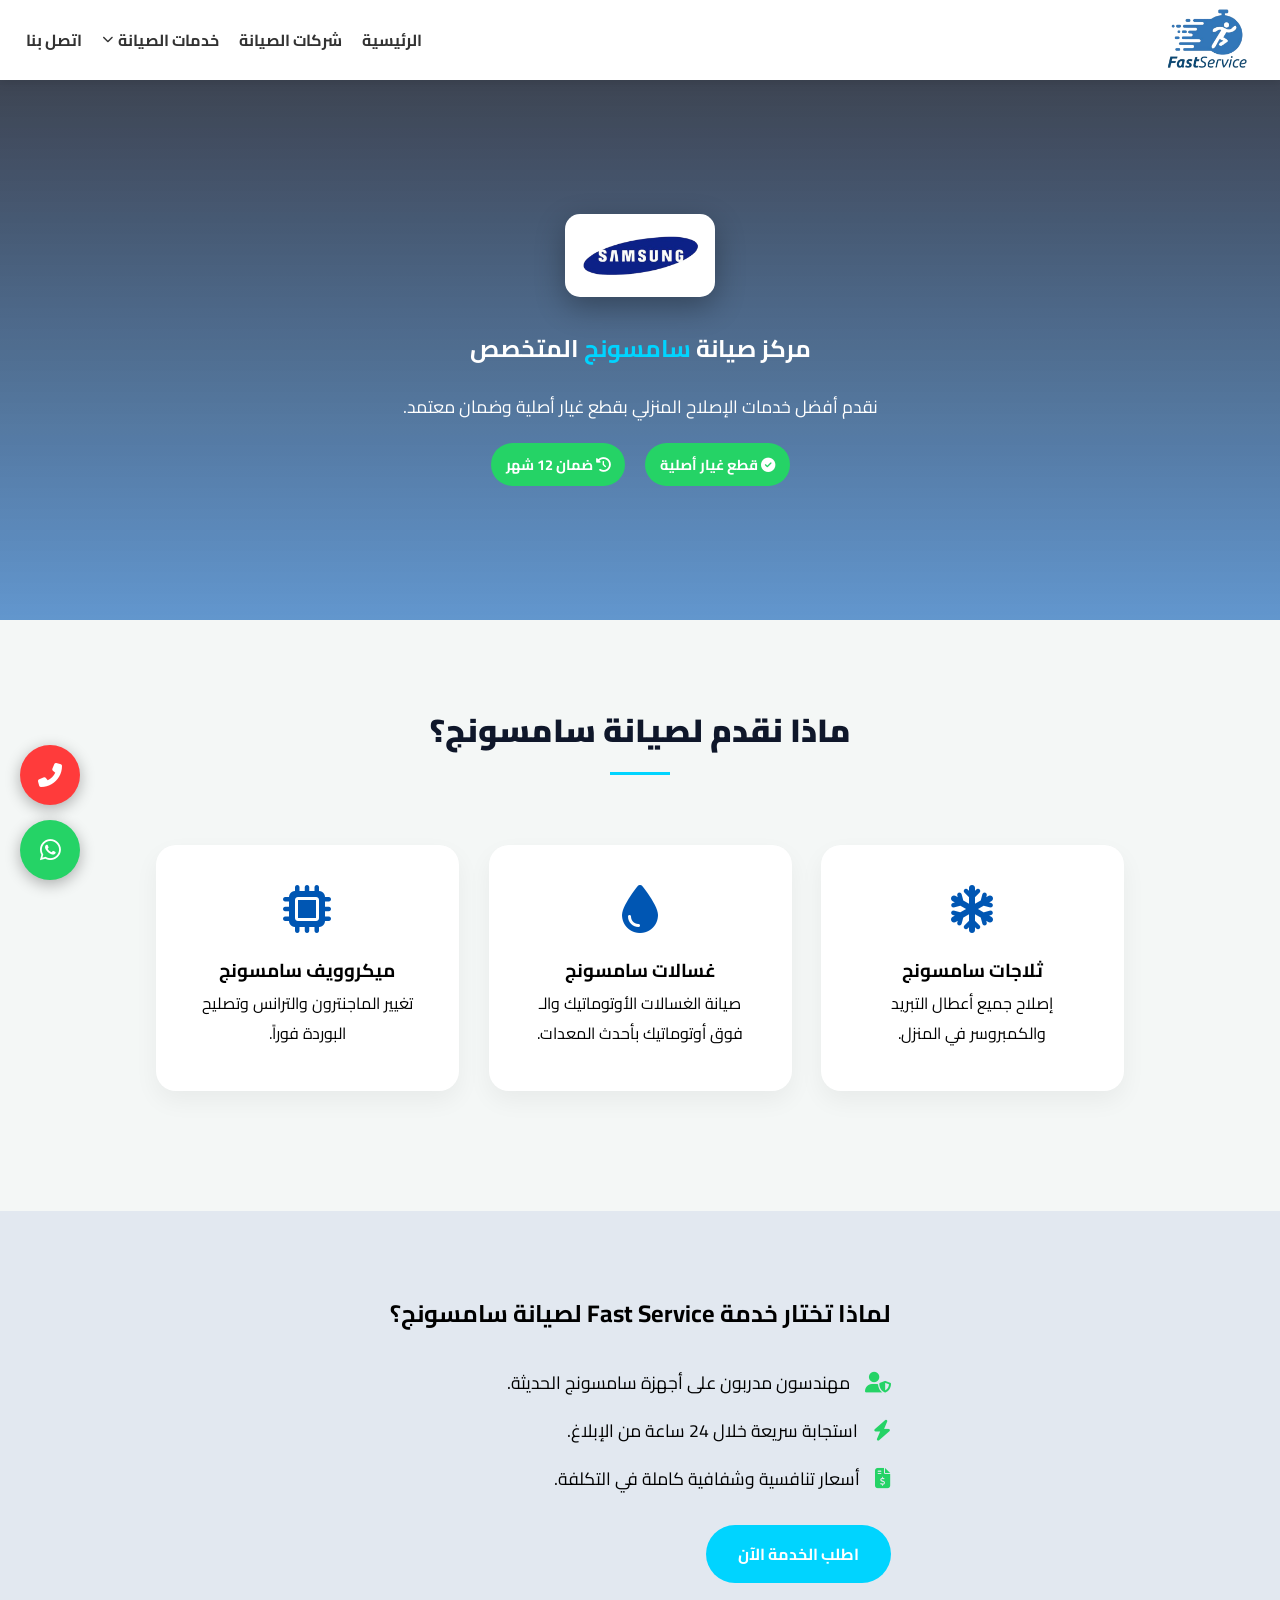
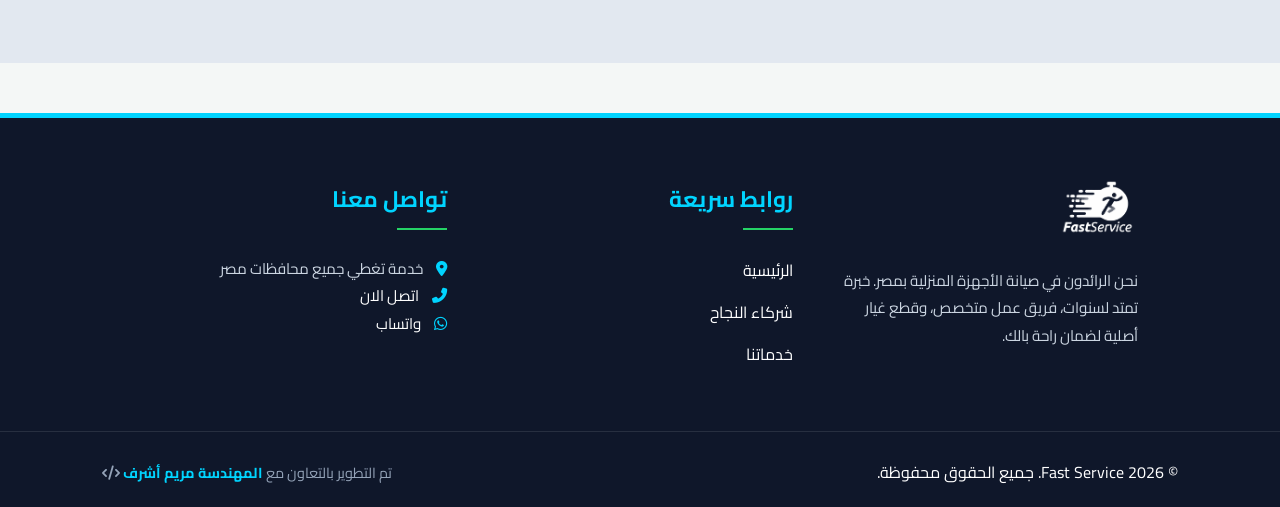
<file: samsung.html>
<!DOCTYPE html>
<html lang="ar" dir="rtl">
<head>
    <meta charset="UTF-8">
    <meta name="viewport" content="width=device-width, initial-scale=1.0">
    <title>صيانة سامسونج | Fast Service</title>
    <meta name="description" content="مركز صيانة سامسونج المعتمد: صيانة شاملة للثلاجات، الغسالات والتكييفات مع قطع غيار أصلية وفنيين معتمدين.">
    <meta name="keywords" content="صيانة سامسونج, صيانة Samsung, قطع غيار سامسونج, Fast Service">
    <meta name="author" content="Fast Service">
    <meta name="robots" content="index, follow">
    <link rel="canonical" href="https://fast-service-ecru.vercel.app/samsung.html">
    <meta property="og:type" content="website">
    <meta property="og:title" content="صيانة سامسونج | Fast Service">
    <meta property="og:description" content="مركز صيانة سامسونج المعتمد: صيانة شاملة للثلاجات، الغسالات والتكييفات مع قطع غيار أصلية.">
    <meta property="og:url" content="https://fast-service-ecru.vercel.app/samsung.html">
    <meta property="og:locale" content="ar_EG">
    <meta property="og:image" content="https://fast-service-ecru.vercel.app/images/SM.webp">
    <meta name="twitter:card" content="summary_large_image">
    <meta name="twitter:title" content="صيانة سامسونج | Fast Service">
    <meta name="twitter:description" content="مركز صيانة سامسونج المعتمد: صيانة شاملة للثلاجات، الغسالات والتكييفات مع قطع غيار أصلية.">
    <meta name="twitter:image" content="https://fast-service-ecru.vercel.app/images/SM.webp">
    <link rel="stylesheet" href="style.css">
    <link rel="icon" type="image/webp" href="./images/FastService.webp">
    <link href="https://unpkg.com/aos@2.3.1/dist/aos.css" rel="stylesheet">
    <link rel="stylesheet" href="https://cdnjs.cloudflare.com/ajax/libs/font-awesome/6.4.0/css/all.min.css">
    <link href="https://fonts.googleapis.com/css2?family=Cairo:wght@400;700;900&display=swap" rel="stylesheet">
    <script src="config.js"></script>
    <script async src="https://www.googletagmanager.com/gtag/js?id=AW-18092937491"></script>
    <script>
        window.dataLayer = window.dataLayer || [];
        function gtag() { dataLayer.push(arguments); }

        gtag('js', new Date());
        // gtag('config', 'AW-18092937491');
        // gtag('config', 'G-NDR5MHCCXX');
        gtag('config', siteConfig.analytics.ADS_ID);
        gtag('config', siteConfig.analytics.GA4_ID);
    </script>
</head>
<body class="company-page samsung-theme">

     <header>
        <!-- <div class="logo"><i class="fas fa-tools"></i> Fast Service</div> -->
         <!-- <a href="index.html"> -->
        <img src="./images/FastService.webp" alt="Fast Service Logo" class="logo-img">
    <!-- </a> -->
        <nav>
            <div class="menu-toggle" id="mobile-menu">
                <i class="fas fa-bars"></i>
            </div>
            <ul class="nav-links">
                <li><a href="index.html">الرئيسية</a></li>
                <li><a href="index.html#companies">شركات الصيانة</a></li>
                <!-- <li><a href="#">خدماتنا</a></li> -->
                <li class="dropdown">
                    <a href="javascript:void(0)" class="dropdown-toggle">
                        خدمات الصيانة <i class="fas fa-chevron-down"></i>
                    </a>
                    <ul class="submenu">
                        <li><a href="refrigerators.html"><i class="fas fa-snowflake"></i> قسم صيانة الثلاجات</a></li>
                        <li><a href="air-conditioners.html"><i class="fas fa-wind"></i> قسم صيانة التكييفات</a></li>
                        <li><a href="microwave.html"><i class="fas fa-microchip"></i> قسم صيانة الميكروويف</a></li>
                        <li><a href="washers.html"><i class="fas fa-tshirt"></i> قسم صيانة الغسالات</a></li>
                        <li><a href="deep-freezer.html"><i class="fas fa-icicles"></i> قسم صيانة الديب فريزر</a></li>
                    </ul>
                </li>
                <li><a class="phone-link" onclick="return gtag_report_conversion();">اتصل بنا</a></li>
            </ul>
        </nav>
    </header>

    <section class="company-hero" data-aos="fade-in">
        <div class="hero-overlay"></div>
        <div class="hero-content" data-aos="zoom-out-up" data-aos-delay="200">
            <img src="./images/SM.webp" alt="Samsung Logo" class="brand-big-logo">
            <h1>مركز صيانة <span>سامسونج</span> المتخصص</h1>
            <p>نقدم أفضل خدمات الإصلاح المنزلي بقطع غيار أصلية وضمان معتمد.</p>
            <div class="features-badges">
                <span><i class="fas fa-check-circle"></i> قطع غيار أصلية</span>
                <span><i class="fas fa-history"></i> ضمان 12 شهر</span>
            </div>
        </div>
    </section>

    <section class="services-info">
        <div class="container">
            <h2 class="section-title" data-aos="fade-up">ماذا نقدم لصيانة سامسونج؟</h2>
            <div class="info-grid">
                <div class="info-card" data-aos="flip-right" data-aos-delay="100">
                    <i class="fas fa-snowflake"></i>
                    <h3>ثلاجات سامسونج</h3>
                    <p>إصلاح جميع أعطال التبريد والكمبروسر في المنزل.</p>
                </div>
                <div class="info-card" data-aos="flip-right" data-aos-delay="300">
                    <i class="fas fa-tint"></i>
                    <h3>غسالات سامسونج</h3>
                    <p>صيانة الغسالات الأوتوماتيك والـ فوق أوتوماتيك بأحدث المعدات.</p>
                </div>
                <div class="info-card" data-aos="flip-right" data-aos-delay="500">
                    <i class="fas fa-microchip"></i>
                    <h3>ميكروويف سامسونج</h3>
                    <p>تغيير الماجنترون والترانس وتصليح البوردة فوراً.</p>
                </div>
            </div>
        </div>
    </section>

    <section class="why-us">
        <div class="why-content" data-aos="fade-left">
            <h2>لماذا تختار خدمة Fast Service لصيانة سامسونج؟</h2>
            <ul>
                <li><i class="fas fa-user-shield"></i> مهندسون مدربون على أجهزة سامسونج الحديثة.</li>
                <li><i class="fas fa-bolt"></i> استجابة سريعة خلال 24 ساعة من الإبلاغ.</li>
                <li><i class="fas fa-file-invoice-dollar"></i> أسعار تنافسية وشفافية كاملة في التكلفة.</li>
            </ul>
            <a onclick="return gtag_report_conversion();" class="btn btn-call pulse-animation phone-link">اطلب الخدمة الآن</a>
        </div>
    </section>
    <div class="fixed-actions">
        <a onclick="return gtag_report_conversion();" class="float-btn phone phone-link"><i class="fas fa-phone-alt"></i></a>
        <a onclick="return gtag_report_conversion();" class="float-btn wa whatsapp-link" target="_blank"><i class="fab fa-whatsapp"></i></a>
    </div>

<footer class="main-footer">
    <div class="footer-container">
        <!-- قسم عن الشركة -->
        <div class="footer-column about">
            <img src="./images/FastService.webp" alt="Fast Service" class="footer-logo">
            <p>نحن الرائدون في صيانة الأجهزة المنزلية بمصر. خبرة تمتد لسنوات، فريق عمل متخصص، وقطع غيار أصلية لضمان راحة بالك.</p>
            
        </div>

        
        <div class="footer-column links">
            <h3>روابط سريعة</h3>
            <ul>
                <li><a href="index.html">الرئيسية</a></li>
                <li><a href="index.html#companies">شركاء النجاح</a></li>
                <li><a href="index.html">خدماتنا</a></li>
            </ul>
        </div>

        <!-- تواصل معنا -->
        <div class="footer-column contact">
            <h3>تواصل معنا</h3>
            <p><i class="fas fa-map-marker-alt"></i> خدمة تغطي جميع محافظات مصر</p>
            <p><i class="fas fa-phone-alt"></i> <a class="phone-link" onclick="return gtag_report_conversion();">اتصل الان</a></p>
            <p>
                <i class="fab fa-whatsapp"></i>
                <a onclick="return gtag_report_conversion();"
                    target="_blank"
                    class="whatsapp-link">
                واتساب
                </a>
            </p>
           
        </div>
    </div>

    
    <div class="footer-bottom">
        <div class="bottom-content">
            <p>&copy; 2026 Fast Service. جميع الحقوق محفوظة.</p>
            <p class="dev-credit">
    تم التطوير بالتعاون مع 
    <a href="https://wa.me/201092695799" target="_blank" class="engineer-name">
        المهندسة مريم أشرف
    </a>
    <i class="fas fa-code"></i>
</p>
        </div>
    </div>
    </footer>

    <script src="https://unpkg.com/aos@2.3.1/dist/aos.js"></script>
    <script>
        AOS.init({ duration: 1000, once: true });
    </script>
    <script src="script.js"></script>
    <script type="application/ld+json">
{
  "@context": "https://schema.org",
  "@type": "LocalBusiness",
  "name": "صيانة سامسونج | Fast Service",
  "image": "https://fast-service-ecru.vercel.app/images/SM.webp",
  "url": "https://fast-service-ecru.vercel.app/samsung.html",
  "description": "مركز صيانة سامسونج المعتمد للثلاجات، الغسالات والتكييفات بقطع غيار أصلية."
}
</script>

<script type="application/ld+json">
{
  "@context": "https://schema.org",
  "@type": "FAQPage",
  "mainEntity": [{
    "@type": "Question",
    "name": "هل تشمل الخدمة صيانة تكييفات سامسونج؟",
    "acceptedAnswer": {
      "@type": "Answer",
      "text": "نعم، نوفر صيانة شاملة للثلاجات والغسالات وكذلك التكييفات من ماركة سامسونج."
    }
  }]
}
</script>
</body>
</html>
</file>
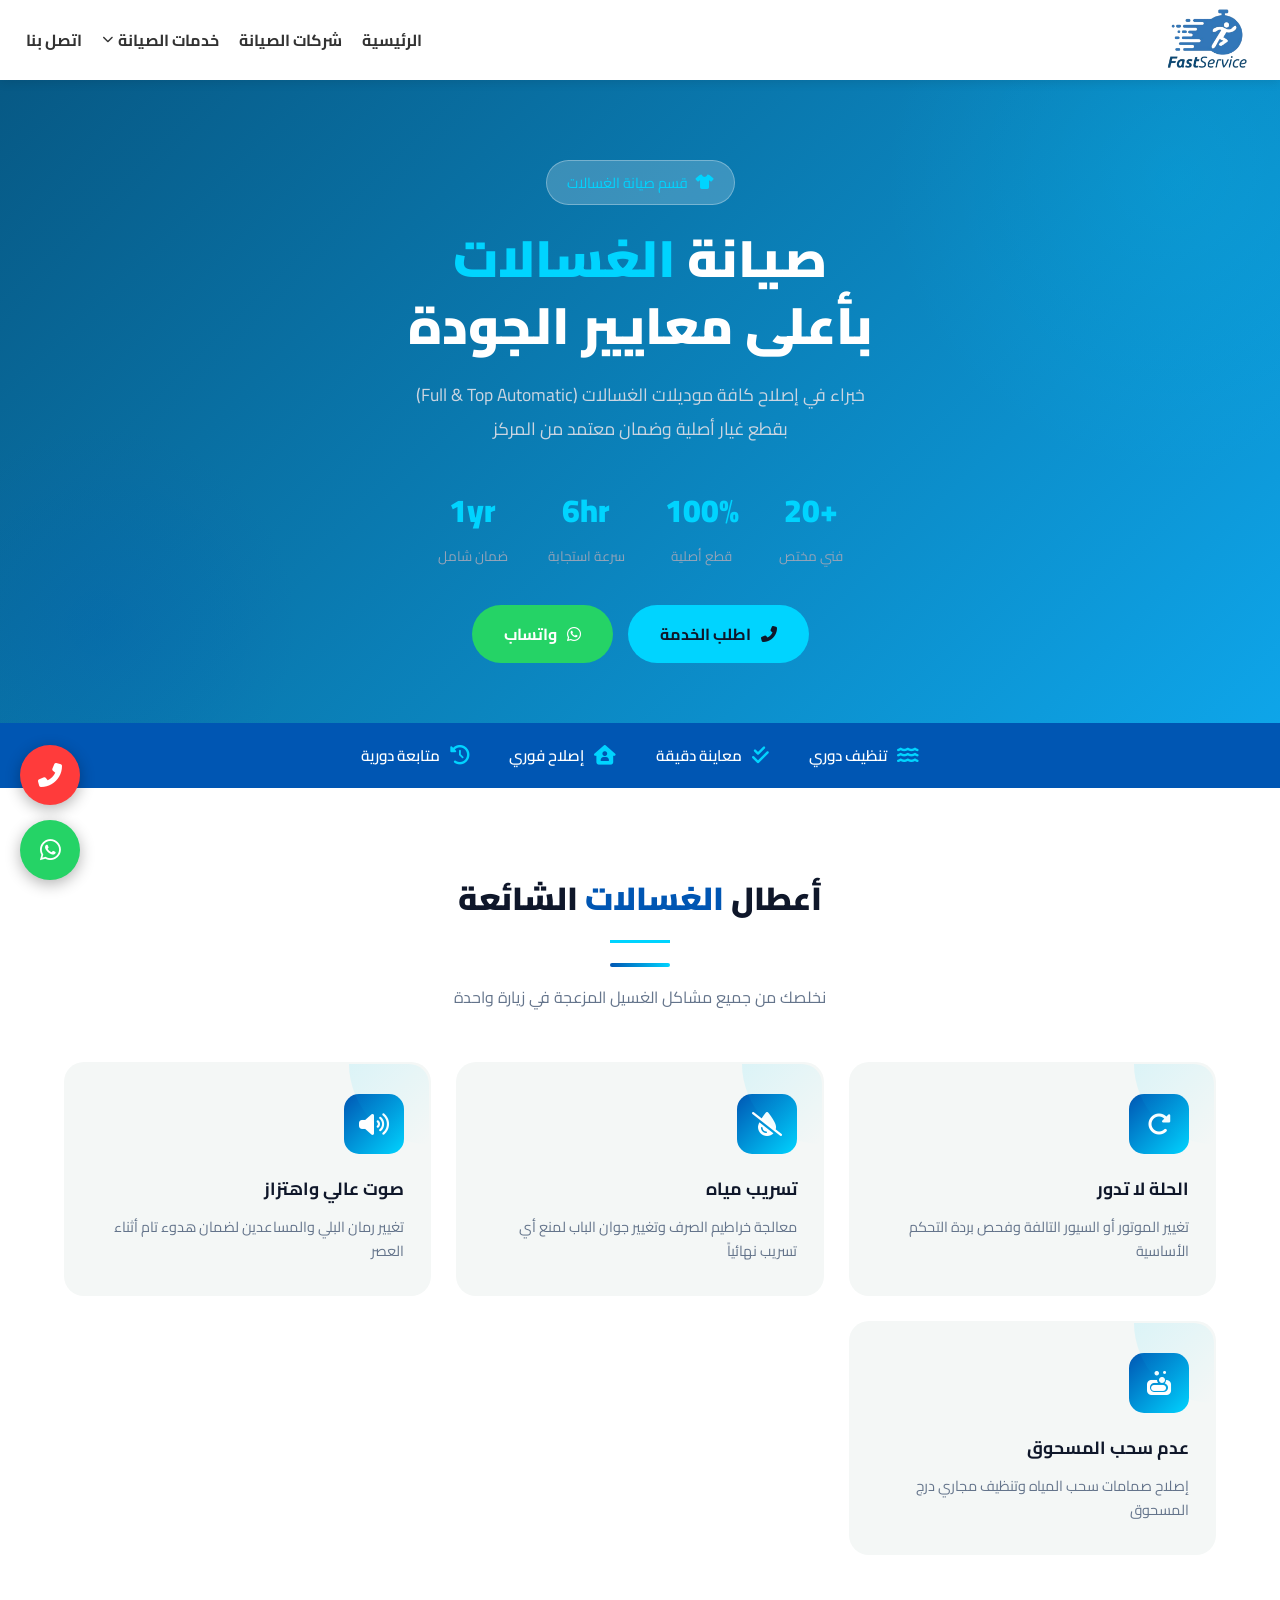
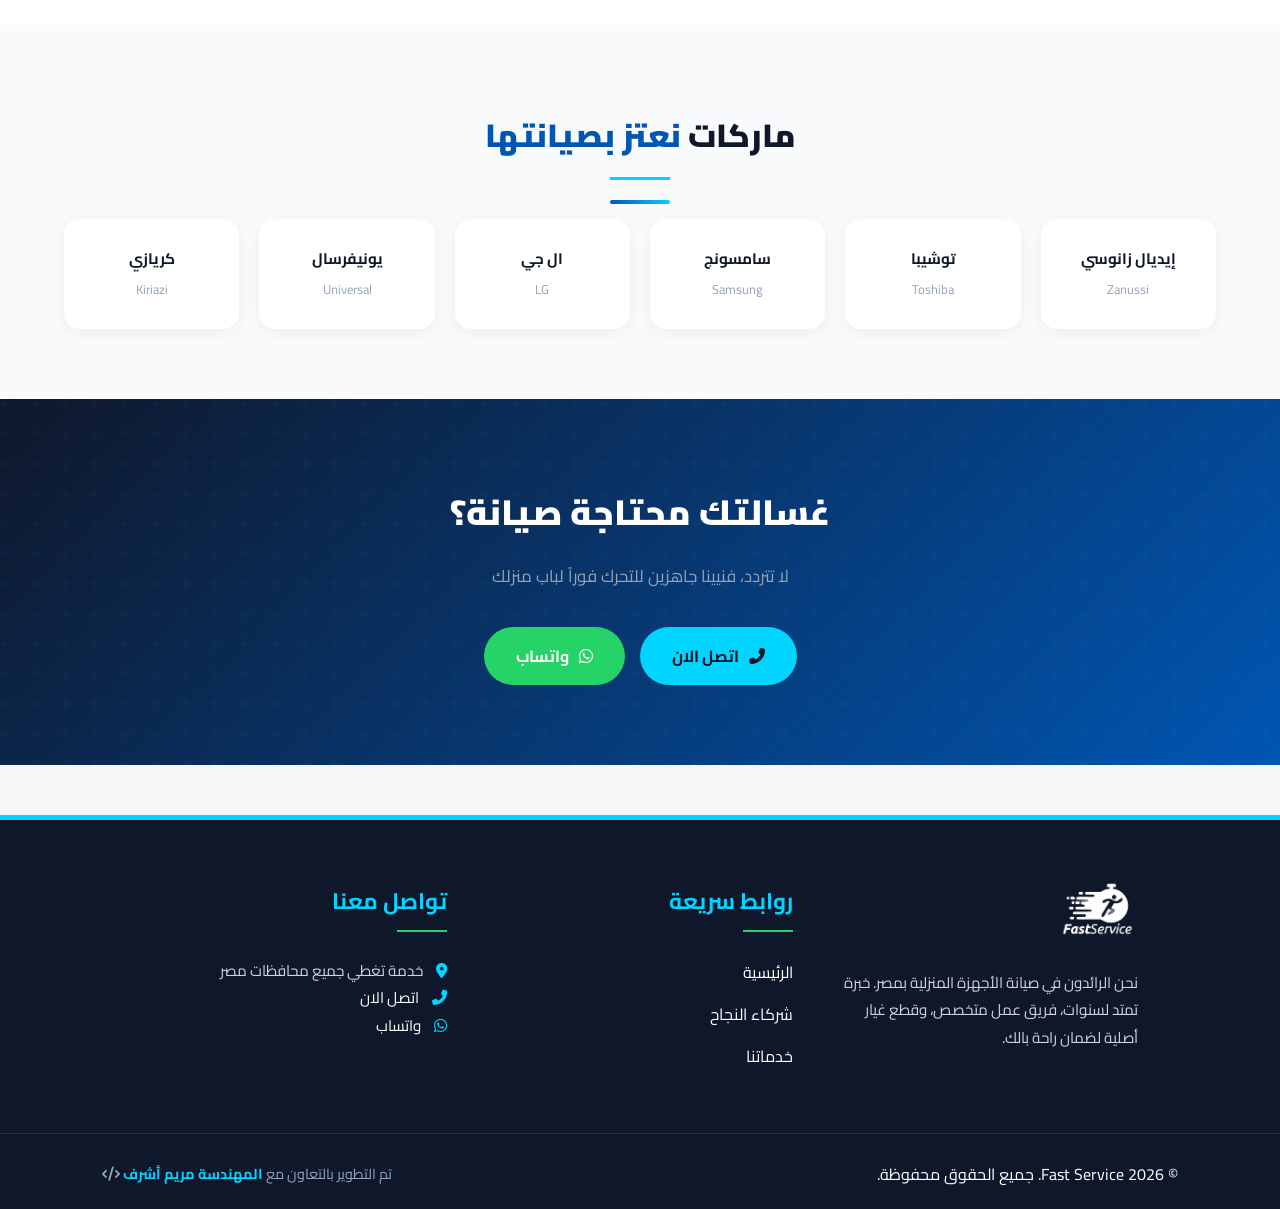
<file: washers.html>
<!DOCTYPE html>
<html lang="ar" dir="rtl">
<head>
    <meta charset="UTF-8">
    <meta name="viewport" content="width=device-width, initial-scale=1.0">
    <title>صيانة الغسالات | Fast Service</title>
    <meta name="description" content="خدمات صيانة الغسالات: إصلاح الأعطال، تغيير الطلمبات، ومعايرة البرامج لجميع الموديلات داخل المنزل.">
    <meta name="keywords" content="صيانة غسالات, تصليح غسالات, Fast Service">
    <meta name="author" content="Fast Service">
    <meta name="robots" content="index, follow">
    <link rel="canonical" href="https://fast-service-ecru.vercel.app/washers.html">
    <meta property="og:type" content="website">
    <meta property="og:title" content="صيانة الغسالات | Fast Service">
    <meta property="og:description" content="خدمات صيانة الغسالات: إصلاح الأعطال، تغيير الطلمبات، ومعايرة البرامج لجميع الموديلات داخل المنزل.">
    <meta property="og:url" content="https://fast-service-ecru.vercel.app/washers.html">
    <meta property="og:locale" content="ar_EG">
    <meta property="og:image" content="https://fast-service-ecru.vercel.app/images/FastService.webp">
    <meta name="twitter:card" content="summary_large_image">
    <meta name="twitter:title" content="صيانة الغسالات | Fast Service">
    <meta name="twitter:description" content="خدمات صيانة الغسالات: إصلاح الأعطال، تغيير الطلمبات، ومعايرة البرامج لجميع الموديلات داخل المنزل.">
    <meta name="twitter:image" content="https://fast-service-ecru.vercel.app/images/FastService.webp">
    <link rel="stylesheet" href="https://cdnjs.cloudflare.com/ajax/libs/font-awesome/6.4.0/css/all.min.css">
    <link href="https://fonts.googleapis.com/css2?family=Cairo:wght@400;600;700;900&display=swap" rel="stylesheet">
    <link rel="stylesheet" href="style.css">
    <link rel="icon" type="image/webp" href="./images/FastService.webp">
    <script src="config.js"></script>
    <script async src="https://www.googletagmanager.com/gtag/js?id=AW-18092937491"></script>
    <script>
        window.dataLayer = window.dataLayer || [];
        function gtag() { dataLayer.push(arguments); }

        gtag('js', new Date());
        // gtag('config', 'AW-18092937491');
        // gtag('config', 'G-NDR5MHCCXX');
        gtag('config', siteConfig.analytics.ADS_ID);
        gtag('config', siteConfig.analytics.GA4_ID);
    </script>
</head>
<body>
    <header>
        <img src="./images/FastService.webp" alt="Fast Service Logo" class="logo-img">
        <nav>
            <div class="menu-toggle" id="mobile-menu">
                <i class="fas fa-bars"></i>
            </div>
            <ul class="nav-links">
                <li><a href="index.html">الرئيسية</a></li>
                <li><a href="index.html#companies">شركات الصيانة</a></li>
                <!-- <li><a href="#">خدماتنا</a></li> -->
                <li class="dropdown">
                    <a href="javascript:void(0)" class="dropdown-toggle">
                        خدمات الصيانة <i class="fas fa-chevron-down"></i>
                    </a>
                    <ul class="submenu">
                        <li><a href="refrigerators.html"><i class="fas fa-snowflake"></i> قسم صيانة الثلاجات</a></li>
                        <li><a href="air-conditioners.html"><i class="fas fa-wind"></i> قسم صيانة التكييفات</a></li>
                        <li><a href="microwave.html"><i class="fas fa-microchip"></i> قسم صيانة الميكروويف</a></li>
                        <li><a href="washers.html"><i class="fas fa-tshirt"></i> قسم صيانة الغسالات</a></li>
                        <li><a href="deep-freezer.html"><i class="fas fa-icicles"></i> قسم صيانة الديب فريزر</a></li>
                    </ul>
                </li>
                <li><a class="phone-link" onclick="return gtag_report_conversion();">اتصل بنا</a></li>
            </ul>
        </nav>
    </header>

<div class="fixed-actions">
        <a onclick="return gtag_report_conversion();" class="float-btn phone phone-link"><i class="fas fa-phone-alt"></i></a>
        <a onclick="return gtag_report_conversion();" class="float-btn wa whatsapp-link" target="_blank"><i class="fab fa-whatsapp"></i></a>
    </div>
<div class="nav-overlay"></div>

<section class="hero washers-hero">
    <!-- <div class="snowflakes" id="snowflakes"></div> -->
    
    <div class="hero-content">
        <div class="hero-badge"><i class="fas fa-tshirt"></i> قسم صيانة الغسالات</div>
        <h1>صيانة <span>الغسالات</span> <br>بأعلى معايير الجودة</h1>
        <p>خبراء في إصلاح كافة موديلات الغسالات (Full & Top Automatic)<br>بقطع غيار أصلية وضمان معتمد من المركز</p>

        <div class="hero-stats">
            <div class="stat"><span class="stat-num">+20</span><span class="stat-label">فني مختص</span></div>
            <div class="stat"><span class="stat-num">100%</span><span class="stat-label">قطع أصلية</span></div>
            <div class="stat"><span class="stat-num">6hr</span><span class="stat-label">سرعة استجابة</span></div>
            <div class="stat"><span class="stat-num">1yr</span><span class="stat-label">ضمان شامل</span></div>
        </div>

        <div class="hero-btns">
            <a class="btn btn-primary phone-link" onclick="return gtag_report_conversion();"><i class="fas fa-phone-alt"></i> اطلب الخدمة</a>
            <a class="btn btn-whatsapp whatsapp-link" onclick="return gtag_report_conversion();" target="_blank"><i class="fab fa-whatsapp"></i> واتساب</a>
        </div>
    </div>
</section>

<div class="features-strip">
    <div class="feature-item"><i class="fas fa-water"></i> تنظيف دوري</div>
    <div class="feature-item"><i class="fas fa-check-double"></i> معاينة دقيقة</div>
    <div class="feature-item"><i class="fas fa-house-user"></i> إصلاح فوري</div>
    <div class="feature-item"><i class="fas fa-history"></i> متابعة دورية</div>
</div>

<section class="problems-section">
    <div class="reveal">
        <div class="section-title">أعطال <span>الغسالات</span> الشائعة</div>
        <div class="title-line"></div>
        <div class="section-subtitle">نخلصك من جميع مشاكل الغسيل المزعجة في زيارة واحدة</div>
    </div>
    <div class="problems-grid">
        <div class="problem-card reveal">
            <div class="problem-icon"><i class="fas fa-redo-alt"></i></div>
            <h3>الحلة لا تدور</h3>
            <p>تغيير الموتور أو السيور التالفة وفحص بردة التحكم الأساسية</p>
        </div>
        <div class="problem-card reveal">
            <div class="problem-icon"><i class="fas fa-tint-slash"></i></div>
            <h3>تسريب مياه</h3>
            <p>معالجة خراطيم الصرف وتغيير جوان الباب لمنع أي تسريب نهائياً</p>
        </div>
        <div class="problem-card reveal">
            <div class="problem-icon"><i class="fas fa-volume-up"></i></div>
            <h3>صوت عالي واهتزاز</h3>
            <p>تغيير رمان البلي والمساعدين لضمان هدوء تام أثناء العصر</p>
        </div>
        <div class="problem-card reveal">
            <div class="problem-icon"><i class="fas fa-soap"></i></div>
            <h3>عدم سحب المسحوق</h3>
            <p>إصلاح صمامات سحب المياه وتنظيف مجاري درج المسحوق</p>
        </div>
    </div>
</section>

<section class="brands-section" style="background:#f8fafc">
    <div class="reveal">
        <div class="section-title">ماركات <span>نعتز بصيانتها</span></div>
        <div class="title-line"></div>
    </div>
    <div class="brands-grid">
        <div class="brand-card reveal"><h3>إيديال زانوسي</h3><p>Zanussi</p></div>
        <div class="brand-card reveal"><h3>توشيبا</h3><p>Toshiba</p></div>
        <div class="brand-card reveal"><h3>سامسونج</h3><p>Samsung</p></div>
        <div class="brand-card reveal"><h3>ال جي</h3><p>LG</p></div>
        <div class="brand-card reveal"><h3>يونيفرسال</h3><p>Universal</p></div>
        <div class="brand-card reveal"><h3>كريازي</h3><p>Kiriazi</p></div>
    </div>
</section>

<section class="cta-section">
    <h2 class="reveal">غسالتك محتاجة صيانة؟</h2>
    <p class="reveal">لا تتردد، فنيينا جاهزين للتحرك فوراً لباب منزلك</p>
    <div class="cta-btns reveal">
        <a onclick="return gtag_report_conversion();" class="btn btn-primary phone-link"><i class="fas fa-phone-alt"></i> اتصل الان</a>
        <a onclick="return gtag_report_conversion();" class="btn btn-whatsapp whatsapp-link" target="_blank"><i class="fab fa-whatsapp"></i> واتساب</a>
  </div>
</section>

<footer class="main-footer">
    <div class="footer-container">
        <!-- قسم عن الشركة -->
        <div class="footer-column about">
            <img src="./images/FastService.webp" alt="Fast Service" class="footer-logo">
            <p>نحن الرائدون في صيانة الأجهزة المنزلية بمصر. خبرة تمتد لسنوات، فريق عمل متخصص، وقطع غيار أصلية لضمان راحة بالك.</p>
            
        </div>

        <!-- روابط سريعة -->
        <div class="footer-column links">
            <h3>روابط سريعة</h3>
            <ul>
                <li><a href="index.html">الرئيسية</a></li>
                <li><a href="index.html#companies">شركاء النجاح</a></li>
                <li><a href="index.html">خدماتنا</a></li>
            </ul>
        </div>

        <!-- تواصل معنا -->
        <div class="footer-column contact">
            <h3>تواصل معنا</h3>
            <p><i class="fas fa-map-marker-alt"></i> خدمة تغطي جميع محافظات مصر</p>
            <p><i class="fas fa-phone-alt"></i> <a class="phone-link" onclick="return gtag_report_conversion();">اتصل الان</a></p>
            <p>
                <i class="fab fa-whatsapp"></i>
                <a onclick="return gtag_report_conversion();"
                    target="_blank"
                    class="whatsapp-link">
                واتساب
                </a>
            </p>
            <!-- <p><i class="fas fa-envelope"></i> support@fastservice.com</p> -->
        </div>
    </div>

    <!-- الجزء السفلي (حقوق النشر والتعاون) -->
    <div class="footer-bottom">
        <div class="bottom-content">
            <p>&copy; 2026 Fast Service. جميع الحقوق محفوظة.</p>
            <p class="dev-credit">
    تم التطوير بالتعاون مع 
    <a href="https://wa.me/201092695799" target="_blank" class="engineer-name">
        المهندسة مريم أشرف
    </a>
    <i class="fas fa-code"></i>
</p>
        </div>
    </div>
    </footer>

<script src="script.js"></script>
<script type="application/ld+json">
{
  "@context": "https://schema.org",
  "@type": "LocalBusiness",
  "name": "صيانة الغسالات | Fast Service",
  "image": "https://fast-service-ecru.vercel.app/images/FastService.webp",
  "url": "https://fast-service-ecru.vercel.app/washers.html",
  "description": "إصلاح أعطال الغسالات وتغيير الطلمبات ومعايرة البرامج لجميع الموديلات داخل المنزل."
}
</script>

<script type="application/ld+json">
{
  "@context": "https://schema.org",
  "@type": "FAQPage",
  "mainEntity": [{
    "@type": "Question",
    "name": "هل يتم تصليح الغسالات الأتوماتيك وفوق أتوماتيك؟",
    "acceptedAnswer": {
      "@type": "Answer",
      "text": "نعم، نقوم بصيانة جميع أنواع الغسالات الأتوماتيك، فوق أتوماتيك، والهاف أتوماتيك."
    }
  }]
}
</script>
</body>
</html>
</file>
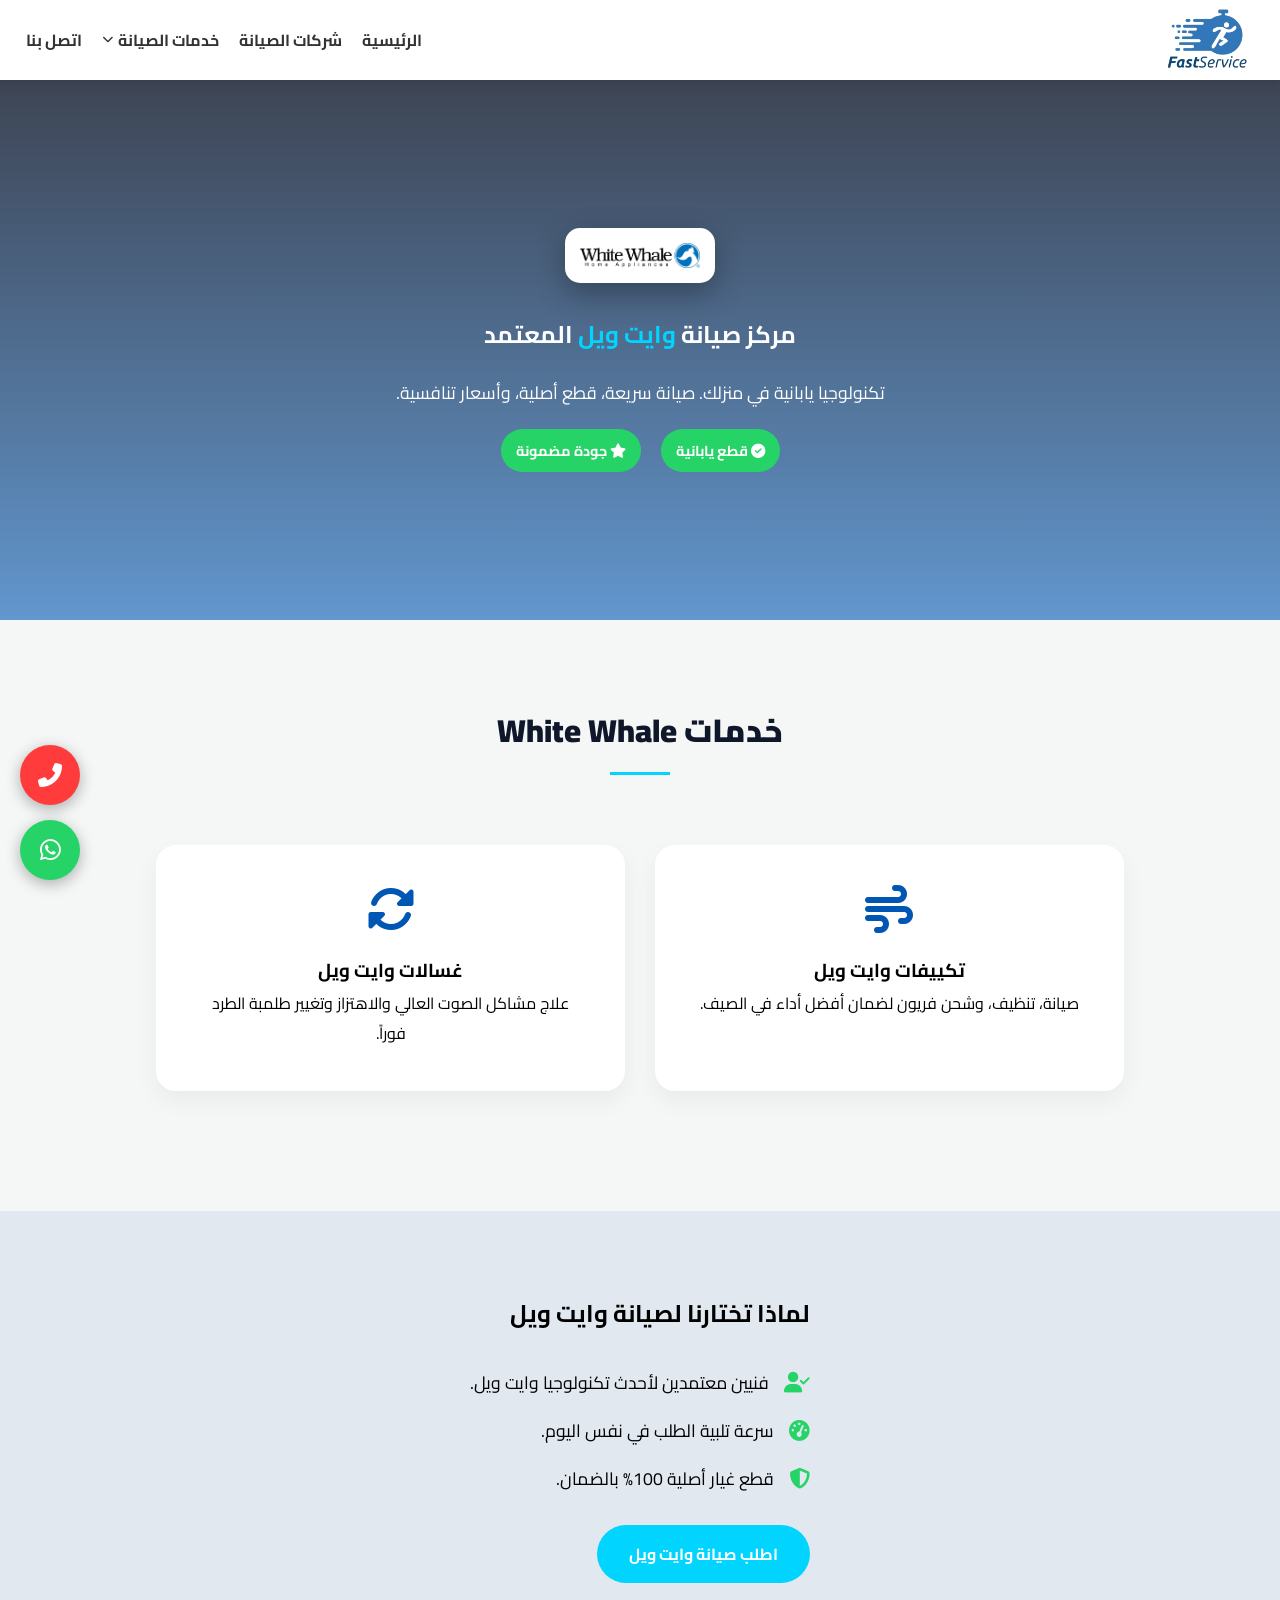
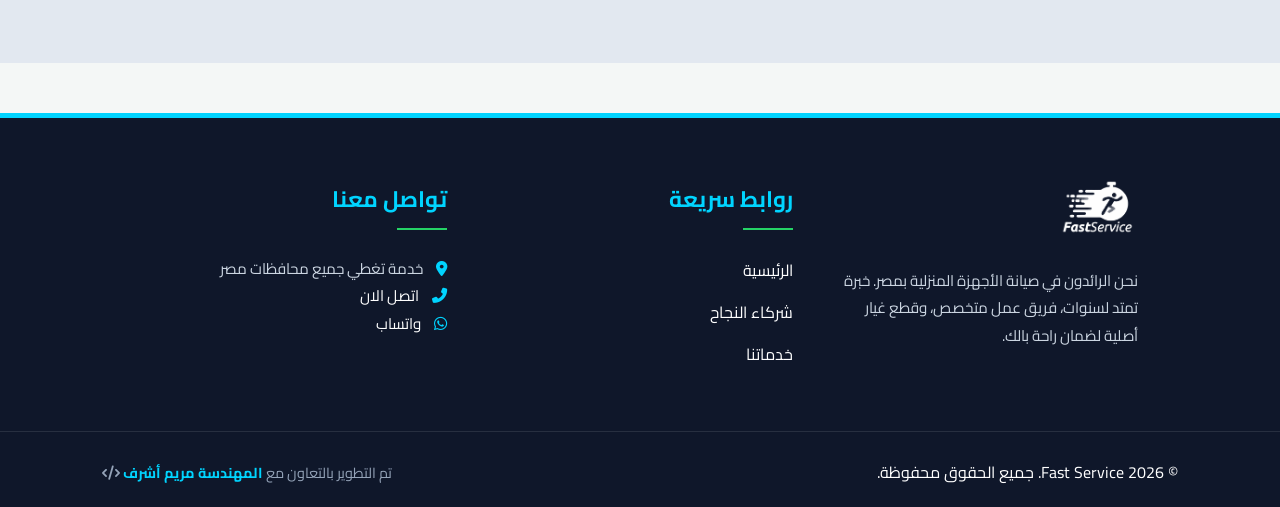
<file: white-whale.html>
<!DOCTYPE html>
<html lang="ar" dir="rtl">
<head>
    <meta charset="UTF-8">
    <meta name="viewport" content="width=device-width, initial-scale=1.0">
    <title>صيانة وايت ويل | Fast Service</title>
    <meta name="description" content="خدمات صيانة معتمدة لأجهزة وايت ويل: غسالات، تكييفات وديب فريزر. فنيون معتمدون، قطع غيار أصلية، وسرعة استجابة في جميع محافظات مصر.">
    <meta name="keywords" content="صيانة وايت ويل, صيانة غسالات وايت ويل, صيانة تكييف وايت ويل, قطع غيار وايت ويل, Fast Service">
    <meta name="author" content="Fast Service">
    <meta name="robots" content="index, follow">
    <link rel="canonical" href="https://fast-service-ecru.vercel.app/white-whale.html">

    <!-- Open Graph -->
    <meta property="og:type" content="website">
    <meta property="og:title" content="صيانة وايت ويل | Fast Service">
    <meta property="og:description" content="خدمات صيانة معتمدة لأجهزة وايت ويل: غسالات، تكييفات وديب فريزر. فنيون معتمدون وقطع غيار أصلية.">
    <meta property="og:url" content="https://fast-service-ecru.vercel.app/white-whale.html">
    <meta property="og:locale" content="ar_EG">
    <meta property="og:image" content="https://fast-service-ecru.vercel.app/images/WW.webp">

    <!-- Twitter Card -->
    <meta name="twitter:card" content="summary_large_image">
    <meta name="twitter:title" content="صيانة وايت ويل | Fast Service">
    <meta name="twitter:description" content="خدمات صيانة معتمدة لأجهزة وايت ويل: غسالات، تكييفات وديب فريزر. فنيون معتمدون وقطع غيار أصلية.">
    <meta name="twitter:image" content="https://fast-service-ecru.vercel.app/images/WW.webp">
    <link rel="stylesheet" href="style.css">
    <link rel="icon" type="image/webp" href="./images/FastService.webp">
    <link href="https://unpkg.com/aos@2.3.1/dist/aos.css" rel="stylesheet">
    <link rel="stylesheet" href="https://cdnjs.cloudflare.com/ajax/libs/font-awesome/6.4.0/css/all.min.css">
    <link href="https://fonts.googleapis.com/css2?family=Cairo:wght@400;700;900&display=swap" rel="stylesheet">
    <script src="config.js"></script>
    <script async src="https://www.googletagmanager.com/gtag/js?id=AW-18092937491"></script>
    <script>
        window.dataLayer = window.dataLayer || [];
        function gtag() { dataLayer.push(arguments); }

        gtag('js', new Date());
        // gtag('config', 'AW-18092937491');
        // gtag('config', 'G-NDR5MHCCXX');
        gtag('config', siteConfig.analytics.ADS_ID);
        gtag('config', siteConfig.analytics.GA4_ID);
    </script>
</head>
<body class="company-page white-whale-theme">

     <header>
        <!-- <div class="logo"><i class="fas fa-tools"></i> Fast Service</div> -->
         <!-- <a href="index.html"> -->
        <img src="./images/FastService.webp" alt="Fast Service Logo" class="logo-img">
    <!-- </a> -->
        <nav>
            <div class="menu-toggle" id="mobile-menu">
                <i class="fas fa-bars"></i>
            </div>
            <ul class="nav-links">
                <li><a href="index.html">الرئيسية</a></li>
                <li><a href="index.html#companies">شركات الصيانة</a></li>
                <!-- <li><a href="#">خدماتنا</a></li> -->
                <li class="dropdown">
                    <a href="javascript:void(0)" class="dropdown-toggle">
                        خدمات الصيانة <i class="fas fa-chevron-down"></i>
                    </a>
                    <ul class="submenu">
                        <li><a href="refrigerators.html"><i class="fas fa-snowflake"></i> قسم صيانة الثلاجات</a></li>
                        <li><a href="air-conditioners.html"><i class="fas fa-wind"></i> قسم صيانة التكييفات</a></li>
                        <li><a href="microwave.html"><i class="fas fa-microchip"></i> قسم صيانة الميكروويف</a></li>
                        <li><a href="washers.html"><i class="fas fa-tshirt"></i> قسم صيانة الغسالات</a></li>
                        <li><a href="deep-freezer.html"><i class="fas fa-icicles"></i> قسم صيانة الديب فريزر</a></li>
                    </ul>
                </li>
                <li><a class="phone-link" onclick="return gtag_report_conversion();">اتصل بنا</a></li>
            </ul>
        </nav>
    </header>
    <section class="company-hero" data-aos="flip-up">
        <div class="hero-overlay"></div>
        <div class="hero-content" data-aos="zoom-in" data-aos-delay="200">
            <img src="./images/WW.webp" alt="White Whale Logo" class="brand-big-logo">
            <h1>مركز صيانة <span>وايت ويل</span> المعتمد</h1>
            <p>تكنولوجيا يابانية في منزلك. صيانة سريعة، قطع أصلية، وأسعار تنافسية.</p>
            <div class="features-badges">
                <span><i class="fas fa-check-circle"></i> قطع يابانية</span>
                <span><i class="fas fa-star"></i> جودة مضمونة</span>
            </div>
        </div>
    </section>

    <section class="services-info">
        <div class="container">
            <h2 class="section-title" data-aos="fade-up">خدمات White Whale</h2>
            <div class="info-grid">
                <div class="info-card" data-aos="fade-right" data-aos-delay="100">
                    <i class="fas fa-wind"></i>
                    <h3>تكييفات وايت ويل</h3>
                    <p>صيانة، تنظيف، وشحن فريون لضمان أفضل أداء في الصيف.</p>
                </div>
                <div class="info-card" data-aos="fade-left" data-aos-delay="300">
                    <i class="fas fa-sync-alt"></i>
                    <h3>غسالات وايت ويل</h3>
                    <p>علاج مشاكل الصوت العالي والاهتزاز وتغيير طلمبة الطرد فوراً.</p>
                </div>
            </div>
        </div>
    </section>
<section class="why-us">
        <div class="why-content" data-aos="fade-left">
            <h2>لماذا تختارنا لصيانة وايت ويل</h2>
            <ul>
                <li><i class="fas fa-user-check"></i> فنيين معتمدين لأحدث تكنولوجيا وايت ويل.</li>
                <li><i class="fas fa-tachometer-alt"></i> سرعة تلبية الطلب في نفس اليوم.</li>
                <li><i class="fas fa-shield-alt"></i> قطع غيار أصلية 100% بالضمان.</li>
            </ul>
             <a class="btn btn-call pulse-animation phone-link" onclick="return gtag_report_conversion();">اطلب صيانة وايت ويل</a>
        </div>
    </section>
    <div class="fixed-actions">
        <a onclick="return gtag_report_conversion();" class="float-btn phone phone-link"><i class="fas fa-phone-alt"></i></a>
        <a onclick="return gtag_report_conversion();" class="float-btn wa whatsapp-link" target="_blank"><i class="fab fa-whatsapp"></i></a>
    </div>
    <footer class="main-footer">
    <div class="footer-container">
        <!-- قسم عن الشركة -->
        <div class="footer-column about">
            <img src="./images/FastService.webp" alt="Fast Service" class="footer-logo">
            <p>نحن الرائدون في صيانة الأجهزة المنزلية بمصر. خبرة تمتد لسنوات، فريق عمل متخصص، وقطع غيار أصلية لضمان راحة بالك.</p>
            
        </div>

        <!-- روابط سريعة -->
        <div class="footer-column links">
            <h3>روابط سريعة</h3>
            <ul>
                <li><a href="index.html">الرئيسية</a></li>
                <li><a href="index.html#companies">شركاء النجاح</a></li>
                <li><a href="index.html">خدماتنا</a></li>
            </ul>
        </div>

        <!-- تواصل معنا -->
        <div class="footer-column contact">
            <h3>تواصل معنا</h3>
            <p><i class="fas fa-map-marker-alt"></i> خدمة تغطي جميع محافظات مصر</p>
            <p><i class="fas fa-phone-alt"></i> <a class="phone-link" onclick="return gtag_report_conversion();">اتصل الان</a></p>
            <p>
                <i class="fab fa-whatsapp"></i>
                <a onclick="return gtag_report_conversion();"
                    target="_blank"
                    class="whatsapp-link">
                واتساب
                </a>
            </p>
        </div>
    </div>

    
    <div class="footer-bottom">
        <div class="bottom-content">
            <p>&copy; 2026 Fast Service. جميع الحقوق محفوظة.</p>
            <p class="dev-credit">
    تم التطوير بالتعاون مع 
    <a href="https://wa.me/201092695799" target="_blank" class="engineer-name">
        المهندسة مريم أشرف
    </a>
    <i class="fas fa-code"></i>
</p>
        </div>
    </div>
    </footer>

    <script src="https://unpkg.com/aos@2.3.1/dist/aos.js"></script>
    <script>AOS.init({ duration: 1000, once: true });</script>
    <script src="script.js"></script>
<script type="application/ld+json">
{
  "@context": "https://schema.org",
  "@type": "LocalBusiness",
  "name": "صيانة وايت ويل | Fast Service",
  "image": "https://fast-service-ecru.vercel.app/images/white-whale.webp",
  "url": "https://fast-service-ecru.vercel.app/white-whale.html",
  "description": "خدمات صيانة معتمدة لأجهزة وايت ويل: غسالات، تكييفات وديب فريزر بقطع غيار أصلية."
}
</script>

<script type="application/ld+json">
{
  "@context": "https://schema.org",
  "@type": "FAQPage",
  "mainEntity": [{
    "@type": "Question",
    "name": "ما هي الأجهزة التي تغطيها صيانة وايت ويل؟",
    "acceptedAnswer": {
      "@type": "Answer",
      "text": "نقوم بصيانة غسالات، تكييفات، وديب فريزر وايت ويل بجميع موديلاتها."
    }
  }]
}
</script>
</body>

</html>
</file>
<file: style.css>
:root {
  --primary-color: #0056b3;
  --secondary-color: #00d4ff;
  --accent-color: #25d366;
  --dark-bg: #0f172a;
  --white: #ffffff;
}

* {
  margin: 0;
  padding: 0;
  box-sizing: border-box;
  font-family: "Cairo", sans-serif;
}

body {
  background-color: #f4f7f6;
  overflow-x: hidden;
  padding-top: 80px;
}
html,
body {
  overflow-x: hidden;
  width: 100%;
}

header {
  background: var(--white);
  padding: 5px 2% !important;
  margin: 0;
  display: flex;
  justify-content: space-between;
  align-items: center;

  box-shadow: 0 2px 10px rgba(0, 0, 0, 0.1);
  /* overflow: hidden; */
  overflow: visible !important;

  position: fixed;
  top: 0;
  left: 0;
  width: 100%;
  z-index: 1000;
}

.logo {
  font-size: 1.8rem;
  font-weight: 900;
  color: var(--primary-color);
}

.nav-links {
  display: flex;
  list-style: none;
  gap: 20px;
}
.nav-links a {
  text-decoration: none;
  color: #333;
  font-weight: 700;
  transition: 0.3s;
}
.nav-links a:hover {
  color: var(--primary-color);
}
.hero {
  min-height: 80vh;
  background: linear-gradient(
    135deg,
    var(--dark-bg) 0%,
    var(--primary-color) 100%
  );

  display: flex;
  align-items: center;
  justify-content: space-between;
  gap: 40px;

  padding: 50px 8%;
  color: white;
  /* padding: 60px 8%; */
}
.hero-content {
  flex: 1;
}

.hero-image {
  flex: 1;
  display: flex;
  justify-content: center;
  align-items: center;
}
.hero-content h1 span {
  color: var(--secondary-color);
}
.hero-content p {
  margin: 20px 0;
  font-size: 1.1rem;
  line-height: 1.8;
}
.floating-img {
  width: 100%;
  max-width: 550px;

  height: auto;
  object-fit: contain;

  animation: float 4s ease-in-out infinite;
}

@keyframes float {
  0%,
  100% {
    transform: translateY(0);
  }
  50% {
    transform: translateY(-20px);
  }
}

/* Companies Grid */
.companies-section {
  padding: 25px 8%;
  text-align: center;
}
.section-title {
  margin-top: 10px !important;
  margin-bottom: 20px !important;
  font-size: 2rem;
  color: var(--dark-bg);
  text-align: center;
  position: relative;
  padding-bottom: 15px;
}

.section-title::after {
  content: "";
  position: absolute;
  bottom: 0;
  left: 50%;
  transform: translateX(-50%);
  width: 60px;
  height: 3px;
  background-color: var(--secondary-color);
}

.companies-grid {
  display: grid;
  grid-template-columns: repeat(auto-fit, minmax(250px, 1fr));
  gap: 25px;
}

.company-card {
  background: var(--white);
  padding: 30px;
  border-radius: 15px;
  text-decoration: none;
  color: inherit;
  transition: 0.4s all ease;
  box-shadow: 0 5px 15px rgba(0, 0, 0, 0.05);

  display: flex;
  flex-direction: column;
  align-items: center;
  justify-content: space-between;
  min-height: 350px;
  text-align: center;
}

.company-card:hover {
  transform: translateY(-10px);
  box-shadow: 0 15px 30px rgba(0, 0, 0, 0.1);
  border-bottom: 4px solid var(--secondary-color);
}

.company-card img {
  max-width: 100%;
  height: auto;
  object-fit: contain;
  margin-bottom: auto;
  margin-top: auto;
}

.img-up {
  width: 120px;
  max-height: 120px;
}

.img-up1 {
  width: 150px;
  max-height: 120px;
}
/* Buttons */
.btn {
  padding: 12px 30px;
  border-radius: 50px;
  text-decoration: none;
  font-weight: 700;
  display: inline-flex;
  align-items: center;
  gap: 10px;
  transition: 0.3s;
}
.btn-call {
  background: var(--secondary-color);
  color: white;
}
.btn-wa {
  background: var(--accent-color);
  color: white;
}

.fixed-actions {
  position: fixed;
  bottom: 20px;
  left: 20px;
  display: flex;
  flex-direction: column;
  gap: 15px;
  z-index: 2000;
}
.fixed-actions a {
  text-decoration: none;
}
.float-btn {
  width: 60px;
  height: 60px;
  border-radius: 50%;
  display: flex;
  justify-content: center;
  align-items: center;
  color: white;
  font-size: 1.5rem;
  box-shadow: 0 4px 15px rgba(0, 0, 0, 0.3);
  transition: 0.3s;
}
.float-btn.phone {
  background: #ff3b3b;
  animation: pulse 2s infinite;
}
.float-btn.wa {
  background: var(--accent-color);
}
.hero-slogan {
  margin-bottom: 25px;
  font-weight: 700;
  line-height: 1.6;
  color: #ffd700;
  font-size: 1.3rem;
  border-right: 4px solid var(--secondary-color);
  padding-right: 15px;
}

.hero-slogan span {
  color: var(--light-text);
  font-size: 1.1rem;
  font-weight: 400;
  display: block;
}

@media (max-width: 992px) {
  .hero-slogan {
    border-right: none;
    border-bottom: 2px solid var(--secondary-color);
    padding-right: 0;
    padding-bottom: 10px;
    display: inline-block;
  }
}

@keyframes pulse {
  0% {
    transform: scale(1);
    box-shadow: 0 0 0 0 rgba(255, 59, 59, 0.7);
  }
  70% {
    transform: scale(1.1);
    box-shadow: 0 0 0 15px rgba(255, 59, 59, 0);
  }
  100% {
    transform: scale(1);
  }
}
@media (max-width: 768px) {
  .hero {
    flex-direction: column;
    text-align: center;
    padding-top: 30px;
  }

  .hero-image {
    width: 100%;
  }

  .floating-img {
    max-width: 320px;
  }
}
.logo-img {
  height: 70px;
  width: auto;
  display: block;
  transition: transform 0.3s ease;
}

.logo-img:hover {
  transform: scale(1.05);
}

header {
  display: flex;
  justify-content: space-between;
  align-items: center;
  padding: 10px 5%;
}

.menu-toggle {
  display: none;
  font-size: 1.8rem;
  color: var(--primary-color);
  cursor: pointer;
  z-index: 1001;
}

.nav-overlay {
  position: fixed;
  top: 0;
  left: 0;
  width: 100%;
  height: 100%;
  background: rgba(0, 0, 0, 0.5);
  z-index: 999;
  display: none;
}

.nav-overlay.active {
  display: block;
}

@media (max-width: 768px) {
  .menu-toggle {
    display: block;
  }

  .nav-links {
    display: flex !important;
    position: fixed;
    right: -100%;
    top: 0;
    width: 280px;
    height: 100vh;
    background: #ffffff;
    z-index: 9999;
    flex-direction: column;
    padding-top: 100px;

    padding-right: 25px;
    padding-left: 25px;

    box-shadow: -10px 0 20px rgba(0, 0, 0, 0.2);
    transition: 0.4s all ease-in-out;
    overflow-y: auto;
  }
  body.menu-open {
    overflow: hidden;
  }

  .nav-links li {
    width: 100%;
  }

  .nav-links a {
    display: block;
    width: 100%;
    padding: 15px 10px;
    text-align: right;
  }

  .nav-links.active {
    right: 0 !important;
  }
}

.main-footer {
  background: var(--dark-bg);
  color: var(--white);
  padding: 60px 0 20px;
  margin-top: 50px;
  border-top: 5px solid var(--secondary-color);
}

.footer-container {
  max-width: 1200px;
  margin: 0 auto;
  display: grid;
  grid-template-columns: repeat(auto-fit, minmax(250px, 1fr));
  gap: 40px;
  padding: 0 8%;
}

.footer-column h3 {
  color: var(--secondary-color);
  margin-bottom: 25px;
  font-size: 1.4rem;
  position: relative;
  padding-bottom: 10px;
}

.footer-column h3::after {
  content: "";
  position: absolute;
  right: 0;
  bottom: 0;
  width: 50px;
  height: 2px;
  background: var(--accent-color);
}

.footer-logo {
  height: 60px;
  margin-bottom: 20px;
  filter: brightness(0) invert(1);
}

.footer-column p {
  line-height: 1.8;
  color: #cbd5e1;
  font-size: 0.95rem;
}

.footer-column ul {
  list-style: none;
}

.footer-column ul li {
  margin-bottom: 12px;
}

.footer-column ul li a {
  color: #ffffff;
  text-decoration: none;
  transition: 0.3s;
}
.footer-column p a {
  color: #ffffff !important;
  text-decoration: none;
  transition: 0.3s;
}
.footer-column ul li a:hover {
  /* color: var(--secondary-color); */
  padding-right: 10px;
}

.social-icons {
  display: flex;
  gap: 15px;
  margin-top: 20px;
}

.social-icons a {
  width: 35px;
  height: 35px;
  background: rgba(255, 255, 255, 0.1);
  display: flex;
  justify-content: center;
  align-items: center;
  border-radius: 50%;
  color: white;
  text-decoration: none;
  transition: 0.3s;
}

.social-icons a:hover {
  background: var(--secondary-color);
  transform: translateY(-5px);
}

.footer-bottom {
  margin-top: 50px;
  padding: 25px 8% 0;
  border-top: 1px solid rgba(255, 255, 255, 0.1);
}

.bottom-content {
  display: flex;
  justify-content: space-between;
  align-items: center;
  flex-wrap: wrap;
  gap: 20px;
}

.dev-credit {
  font-size: 0.9rem;
  color: #94a3b8;
}

.engineer-name {
  color: var(--secondary-color);
  font-weight: 700;
}

.footer-column.contact i {
  color: var(--secondary-color);
  margin-left: 10px;
}

/* التجاوب مع الموبايل */
@media (max-width: 768px) {
  .bottom-content {
    flex-direction: column;
    text-align: center;
  }

  .footer-container {
    text-align: center;
  }

  .footer-column h3::after {
    right: 50%;
    transform: translateX(50%);
  }
}
/* Company Page Styles */
.company-hero {
  position: relative;
  height: 60vh;
  /* background: url("https://images.unsplash.com/photo-1581092921461-eab62e92c73e?q=80&w=2070")
    center/cover; */
  display: flex;
  align-items: center;
  justify-content: center;
  text-align: center;
  color: white;
}

.hero-overlay {
  position: absolute;
  top: 0;
  left: 0;
  width: 100%;
  height: 100%;
  background: linear-gradient(
    to bottom,
    rgba(15, 23, 42, 0.8),
    rgba(0, 86, 179, 0.6)
  );
}

.brand-big-logo {
  width: 150px;
  background: white;
  padding: 15px;
  border-radius: 15px;
  margin-bottom: 20px;
  box-shadow: 0 10px 30px rgba(0, 0, 0, 0.3);
}

.features-badges {
  display: flex;
  justify-content: center;
  gap: 20px;
  margin-top: 20px;
}

.features-badges span {
  background: var(--accent-color);
  padding: 8px 15px;
  border-radius: 50px;
  font-size: 0.9rem;
  font-weight: bold;
}

.info-grid {
  display: grid;
  grid-template-columns: repeat(auto-fit, minmax(280px, 1fr));
  gap: 30px;
  padding: 50px 8%;
}

.info-card {
  background: white;
  padding: 40px;
  border-radius: 20px;
  text-align: center;
  box-shadow: 0 10px 25px rgba(0, 0, 0, 0.05);
  transition: 0.3s;
  border-bottom: 3px solid transparent;
}

.info-card:hover {
  border-bottom-color: var(--secondary-color);
  transform: translateY(-5px);
}

.info-card i {
  font-size: 3rem;
  color: var(--primary-color);
  margin-bottom: 20px;
}

/* Why Us Section */
.why-us {
  background: #e2e8f0;
  padding: 80px 8%;
  display: flex;
  justify-content: center;
}

.why-content {
  max-width: 800px;
  text-align: right;
}

.why-content ul {
  list-style: none;
  margin: 30px 0;
}

.why-content li {
  font-size: 1.1rem;
  margin-bottom: 15px;
  display: flex;
  align-items: center;
  gap: 15px;
}

.why-content li i {
  color: var(--accent-color);
  font-size: 1.3rem;
}

.pulse-animation {
  animation: pulse-blue 2s infinite;
}

@keyframes pulse-blue {
  0% {
    box-shadow: 0 0 0 0 rgba(0, 212, 255, 0.7);
  }
  70% {
    box-shadow: 0 0 0 15px rgba(0, 212, 255, 0);
  }
  100% {
    box-shadow: 0 0 0 0 rgba(0, 212, 255, 0);
  }
}

.dropdown-toggle {
  outline: none;
  text-decoration: none;
  display: flex;
  align-items: center;
  gap: 5px;
  cursor: pointer;
}

.dropdown {
  position: relative;
}

.submenu {
  position: absolute;
  top: 100%;
  right: 0;
  background: #ffffff;
  min-width: 250px;
  border-radius: 12px;
  box-shadow: 0 15px 35px rgba(0, 0, 0, 0.15);
  padding: 10px 0;
  list-style: none;

  display: block;
  opacity: 0;
  visibility: hidden;
  transform: translateY(15px);
  transition: all 0.4s cubic-bezier(0.165, 0.84, 0.44, 1);

  z-index: 99999;
  border: 1px solid rgba(0, 0, 0, 0.05);
}

@media (min-width: 769px) {
  .dropdown:hover .submenu {
    opacity: 1;
    visibility: visible;
    transform: translateY(0);
  }
}

.submenu li a {
  padding: 12px 20px !important;
  color: #2d3436 !important;
  font-size: 0.95rem !important;
  font-weight: 600 !important;
  display: flex !important;
  align-items: center;
  gap: 12px;
  transition: 0.3s;
  border: none !important;
}

.submenu li a:hover {
  background-color: #f8fbff;
  color: var(--primary-color) !important;
  padding-right: 25px !important;
}

.dropdown-toggle i {
  font-size: 0.7rem;
  transition: 0.3s;
}

.dropdown:hover .dropdown-toggle i {
  transform: rotate(180deg);
  color: var(--primary-color);
}

@media (max-width: 768px) {
  .menu-toggle {
    display: block;
    order: -1;
    margin-left: auto;
  }

  .nav-links {
    background: #ffffff !important;
    right: -100%;
  }

  .nav-links a {
    color: #333 !important;
  }

  .nav-links.active ~ .menu-toggle i.fa-times {
    position: fixed;
    right: 20px;
    top: 20px;
    color: var(--primary-color);
    z-index: 10000;
  }

  .submenu {
    position: static;
    display: none;
    opacity: 1;
    visibility: visible;
    transform: none;
    box-shadow: none;
    background: #f9f9f9;
    width: 100%;
    padding-right: 20px;
  }

  .dropdown.open .submenu {
    display: block;
  }
}
:root {
  --primary: #0056b3;
  --secondary: #00d4ff;
  --accent: #25d366;
  --dark: #0f172a;
  --white: #ffffff;
  --light-bg: #f4f7f6;
  --card-shadow: 0 10px 40px rgba(0, 86, 179, 0.12);
}

* {
  margin: 0;
  padding: 0;
  box-sizing: border-box;
  font-family: "Cairo", sans-serif;
}
body {
  background: var(--light-bg);
  overflow-x: hidden;
}

/* ===== HERO ===== */
.hero {
  min-height: 70vh;
  background: linear-gradient(
    135deg,
    var(--dark) 0%,
    #1a3a6e 50%,
    var(--primary) 100%
  );
  position: relative;
  display: flex;
  align-items: center;
  justify-content: center;
  overflow: hidden;
  text-align: center;
  color: white;
  padding: 80px 5% 60px;
}

/* Animated background particles */
.hero::before {
  content: "";
  position: absolute;
  width: 600px;
  height: 600px;
  background: radial-gradient(
    circle,
    rgba(0, 212, 255, 0.15) 0%,
    transparent 70%
  );
  top: -200px;
  right: -200px;
  border-radius: 50%;
  animation: pulse-bg 6s ease-in-out infinite;
}
.hero::after {
  content: "";
  position: absolute;
  width: 400px;
  height: 400px;
  background: radial-gradient(
    circle,
    rgba(0, 86, 179, 0.2) 0%,
    transparent 70%
  );
  bottom: -100px;
  left: -100px;
  border-radius: 50%;
  animation: pulse-bg 8s ease-in-out infinite reverse;
}

@keyframes pulse-bg {
  0%,
  100% {
    transform: scale(1);
    opacity: 0.7;
  }
  50% {
    transform: scale(1.2);
    opacity: 1;
  }
}

/* Floating snowflakes */
.snowflakes {
  position: absolute;
  top: 0;
  left: 0;
  width: 100%;
  height: 100%;
  pointer-events: none;
}
.snowflake {
  position: absolute;
  color: rgba(0, 212, 255, 0.4);
  font-size: 1.5rem;
  animation: fall linear infinite;
}
@keyframes fall {
  0% {
    transform: translateY(-50px) rotate(0deg);
    opacity: 0;
  }
  10% {
    opacity: 1;
  }
  90% {
    opacity: 0.5;
  }
  100% {
    transform: translateY(110vh) rotate(360deg);
    opacity: 0;
  }
}

.hero-content {
  position: relative;
  z-index: 2;
  max-width: 800px;
}

.hero-badge {
  display: inline-flex;
  align-items: center;
  gap: 8px;
  background: rgba(0, 212, 255, 0.15);
  border: 1px solid rgba(0, 212, 255, 0.4);
  padding: 8px 20px;
  border-radius: 50px;
  font-size: 0.9rem;
  color: var(--secondary);
  margin-bottom: 20px;
  animation: fadeDown 0.8s ease forwards;
}

.hero h1 {
  font-size: clamp(2rem, 5vw, 3.2rem);
  font-weight: 900;
  line-height: 1.3;
  margin-bottom: 20px;
  animation: fadeUp 0.8s ease 0.2s both;
}
.hero h1 span {
  color: var(--secondary);
}

.hero p {
  font-size: 1.1rem;
  color: #cbd5e1;
  line-height: 1.9;
  margin-bottom: 35px;
  animation: fadeUp 0.8s ease 0.4s both;
}

.hero-stats {
  display: flex;
  justify-content: center;
  gap: 40px;
  flex-wrap: wrap;
  margin-bottom: 35px;
  animation: fadeUp 0.8s ease 0.5s both;
}
.stat {
  text-align: center;
}
.stat-num {
  font-size: 2rem;
  font-weight: 900;
  color: var(--secondary);
  display: block;
}
.stat-label {
  font-size: 0.85rem;
  color: #94a3b8;
}

.hero-btns {
  display: flex;
  gap: 15px;
  justify-content: center;
  flex-wrap: wrap;
  animation: fadeUp 0.8s ease 0.6s both;
}
.btn {
  padding: 14px 32px;
  border-radius: 50px;
  text-decoration: none;
  font-weight: 700;
  font-size: 1rem;
  display: inline-flex;
  align-items: center;
  gap: 10px;
  transition: all 0.3s ease;
}
.btn-primary {
  background: var(--secondary);
  color: var(--dark);
  box-shadow: 0 0 0 0 rgba(0, 212, 255, 0.5);
  animation: pulse-btn 2s infinite;
}
.btn-whatsapp {
  background: var(--accent);
  color: white;
}
.btn:hover {
  transform: translateY(-3px);
  filter: brightness(1.1);
}

@keyframes pulse-btn {
  0% {
    box-shadow: 0 0 0 0 rgba(0, 212, 255, 0.5);
  }
  70% {
    box-shadow: 0 0 0 15px rgba(0, 212, 255, 0);
  }
  100% {
    box-shadow: 0 0 0 0 rgba(0, 212, 255, 0);
  }
}

@keyframes fadeUp {
  from {
    opacity: 0;
    transform: translateY(30px);
  }
  to {
    opacity: 1;
    transform: translateY(0);
  }
}
@keyframes fadeDown {
  from {
    opacity: 0;
    transform: translateY(-20px);
  }
  to {
    opacity: 1;
    transform: translateY(0);
  }
}

/* ===== FEATURES STRIP ===== */
.features-strip {
  background: var(--primary);
  padding: 18px 5%;
  display: flex;
  justify-content: center;
  gap: 40px;
  flex-wrap: wrap;
}
.feature-item {
  display: flex;
  align-items: center;
  gap: 10px;
  color: white;
  font-weight: 600;
  font-size: 0.95rem;
}
.feature-item i {
  color: var(--secondary);
  font-size: 1.2rem;
}

/* ===== SECTION COMMON ===== */
section {
  padding: 70px 5%;
}
.section-title {
  font-size: 2rem;
  font-weight: 900;
  color: var(--dark);
  text-align: center;
  margin-bottom: 10px;
}
.section-title span {
  color: var(--primary);
}
.section-subtitle {
  text-align: center;
  color: #64748b;
  font-size: 1rem;
  margin-bottom: 50px;
}
.title-line {
  width: 60px;
  height: 4px;
  background: linear-gradient(to left, var(--secondary), var(--primary));
  border-radius: 10px;
  margin: 10px auto 15px;
}

/* ===== PROBLEMS SECTION ===== */
.problems-section {
  background: white;
}
.problems-grid {
  display: grid;
  grid-template-columns: repeat(auto-fit, minmax(280px, 1fr));
  gap: 25px;
}
.problem-card {
  background: var(--light-bg);
  border-radius: 20px;
  padding: 30px 25px;
  transition: all 0.4s ease;
  border: 2px solid transparent;
  position: relative;
  overflow: hidden;
}
.problem-card::before {
  content: "";
  position: absolute;
  top: 0;
  right: 0;
  width: 80px;
  height: 80px;
  background: linear-gradient(135deg, rgba(0, 212, 255, 0.1), transparent);
  border-radius: 0 20px 0 80px;
  transition: 0.4s;
}
.problem-card:hover {
  border-color: var(--secondary);
  transform: translateY(-8px);
  box-shadow: var(--card-shadow);
}
.problem-card:hover::before {
  width: 120px;
  height: 120px;
}
.problem-icon {
  width: 60px;
  height: 60px;
  background: linear-gradient(135deg, var(--primary), var(--secondary));
  border-radius: 15px;
  display: flex;
  align-items: center;
  justify-content: center;
  margin-bottom: 18px;
  font-size: 1.5rem;
  color: white;
  transition: 0.3s;
}
.problem-card:hover .problem-icon {
  transform: rotate(10deg) scale(1.1);
}
.problem-card h3 {
  font-size: 1.1rem;
  font-weight: 700;
  color: var(--dark);
  margin-bottom: 10px;
}
.problem-card p {
  color: #64748b;
  font-size: 0.9rem;
  line-height: 1.7;
}

/* ===== STEPS SECTION ===== */
.steps-section {
  background: linear-gradient(135deg, var(--dark) 0%, #1a3a6e 100%);
}
.steps-section .section-title {
  color: white;
}
.steps-section .section-subtitle {
  color: #94a3b8;
}
.steps-grid {
  display: grid;
  grid-template-columns: repeat(auto-fit, minmax(200px, 1fr));
  gap: 20px;
  position: relative;
}
.step-card {
  background: rgba(255, 255, 255, 0.05);
  border: 1px solid rgba(0, 212, 255, 0.2);
  border-radius: 20px;
  padding: 30px 20px;
  text-align: center;
  color: white;
  transition: 0.4s;
  position: relative;
}
.step-card:hover {
  background: rgba(0, 212, 255, 0.1);
  border-color: var(--secondary);
  transform: scale(1.03);
}
.step-num {
  font-size: 3rem;
  font-weight: 900;
  color: rgba(0, 212, 255, 0.2);
  line-height: 1;
  margin-bottom: 10px;
}
.step-icon {
  font-size: 2rem;
  color: var(--secondary);
  margin-bottom: 15px;
}
.step-card h3 {
  font-size: 1rem;
  font-weight: 700;
  margin-bottom: 8px;
}
.step-card p {
  color: #94a3b8;
  font-size: 0.85rem;
  line-height: 1.7;
}

/* ===== BRANDS SECTION ===== */
.brands-section {
  background: var(--light-bg);
}
.brands-grid {
  display: grid;
  grid-template-columns: repeat(auto-fill, minmax(160px, 1fr));
  gap: 20px;
}
.brand-card {
  background: white;
  border-radius: 16px;
  padding: 25px 20px;
  text-align: center;
  transition: all 0.3s ease;
  box-shadow: 0 4px 15px rgba(0, 0, 0, 0.05);
  cursor: pointer;
  border-bottom: 3px solid transparent;
}
.brand-card:hover {
  transform: translateY(-6px);
  border-bottom-color: var(--secondary);
  box-shadow: var(--card-shadow);
}
.brand-icon {
  font-size: 2.5rem;
  margin-bottom: 10px;
  display: block;
}
.brand-card h3 {
  font-size: 0.95rem;
  font-weight: 700;
  color: var(--dark);
}
.brand-card p {
  font-size: 0.8rem;
  color: #94a3b8;
  margin-top: 4px;
}

/* ===== WHY US ===== */
.why-section {
  background: white;
}
.why-grid {
  display: grid;
  grid-template-columns: 1fr 1fr;
  gap: 60px;
  align-items: center;
}
.why-visual {
  position: relative;
}
.why-main-card {
  background: linear-gradient(135deg, var(--primary), #003d80);
  border-radius: 25px;
  padding: 50px 40px;
  color: white;
  text-align: center;
  position: relative;
  overflow: hidden;
}
.why-main-card::before {
  content: "";
  position: absolute;
  width: 200px;
  height: 200px;
  background: rgba(0, 212, 255, 0.1);
  border-radius: 50%;
  top: -50px;
  right: -50px;
}
.why-main-card i {
  font-size: 5rem;
  color: var(--secondary);
  margin-bottom: 20px;
  display: block;
  animation: float 3s ease-in-out infinite;
}
@keyframes float {
  0%,
  100% {
    transform: translateY(0);
  }
  50% {
    transform: translateY(-15px);
  }
}
.why-main-card h3 {
  font-size: 1.5rem;
  font-weight: 900;
  margin-bottom: 10px;
}
.why-main-card p {
  color: #cbd5e1;
  font-size: 0.95rem;
}

.why-float-badge {
  position: absolute;
  background: white;
  border-radius: 15px;
  padding: 15px 20px;
  box-shadow: 0 10px 30px rgba(0, 0, 0, 0.15);
  font-weight: 700;
  font-size: 0.85rem;
  color: var(--primary);
  display: flex;
  align-items: center;
  gap: 8px;
}
.badge-1 {
  bottom: -20px;
  right: -20px;
}
.badge-2 {
  top: -20px;
  left: -20px;
}

.why-list {
  list-style: none;
}
.why-list li {
  display: flex;
  align-items: flex-start;
  gap: 15px;
  margin-bottom: 25px;
  padding: 20px;
  background: var(--light-bg);
  border-radius: 15px;
  transition: 0.3s;
}
.why-list li:hover {
  background: #e0f2fe;
  transform: translateX(-5px);
}
.why-list li i {
  color: var(--accent);
  font-size: 1.3rem;
  margin-top: 3px;
  flex-shrink: 0;
}
.why-list li div h4 {
  font-weight: 700;
  color: var(--dark);
  margin-bottom: 4px;
}
.why-list li div p {
  color: #64748b;
  font-size: 0.9rem;
  line-height: 1.6;
}

/* ===== CTA ===== */
.cta-section {
  background: linear-gradient(135deg, #0f172a, #0056b3);
  padding: 80px 5%;
  text-align: center;
  color: white;
  position: relative;
  overflow: hidden;
}
.cta-section::before {
  content: "";
  position: absolute;
  inset: 0;
  background: url("data:image/svg+xml,%3Csvg width='60' height='60' viewBox='0 0 60 60' xmlns='http://www.w3.org/2000/svg'%3E%3Cg fill='none' fill-rule='evenodd'%3E%3Cg fill='%2300d4ff' fill-opacity='0.04'%3E%3Cpath d='M36 34v-4h-2v4h-4v2h4v4h2v-4h4v-2h-4zm0-30V0h-2v4h-4v2h4v4h2V6h4V4h-4zM6 34v-4H4v4H0v2h4v4h2v-4h4v-2H6zM6 4V0H4v4H0v2h4v4h2V6h4V4H6z'/%3E%3C/g%3E%3C/g%3E%3C/svg%3E")
    repeat;
}
.cta-section h2 {
  font-size: 2.2rem;
  font-weight: 900;
  margin-bottom: 15px;
  position: relative;
}
.cta-section p {
  color: #94a3b8;
  font-size: 1.05rem;
  margin-bottom: 35px;
  position: relative;
}
.cta-btns {
  display: flex;
  gap: 15px;
  justify-content: center;
  flex-wrap: wrap;
  position: relative;
}

/* ===== FIXED BUTTONS ===== */
.fixed-actions {
  position: fixed;
  bottom: 20px;
  left: 20px;
  display: flex;
  flex-direction: column;
  gap: 15px;
  z-index: 2000;
}
.float-btn {
  width: 60px;
  height: 60px;
  border-radius: 50%;
  display: flex;
  justify-content: center;
  align-items: center;
  color: white;
  font-size: 1.5rem;
  box-shadow: 0 4px 15px rgba(0, 0, 0, 0.3);
  transition: 0.3s;
  text-decoration: none;
}
.float-btn.phone {
  background: #ff3b3b;
  animation: phone-pulse 2s infinite;
}
.float-btn.wa {
  background: var(--accent);
}
.float-btn:hover {
  transform: scale(1.1);
}

@keyframes phone-pulse {
  0% {
    box-shadow: 0 0 0 0 rgba(255, 59, 59, 0.7);
  }
  70% {
    box-shadow: 0 0 0 15px rgba(255, 59, 59, 0);
  }
  100% {
    box-shadow: 0 0 0 0 rgba(255, 59, 59, 0);
  }
}

/* ===== SCROLL ANIMATIONS ===== */
.reveal {
  opacity: 0;
  transform: translateY(40px);
  transition:
    opacity 0.7s ease,
    transform 0.7s ease;
}
.reveal.visible {
  opacity: 1;
  transform: translateY(0);
}
.reveal-left {
  opacity: 0;
  transform: translateX(40px);
  transition:
    opacity 0.7s ease,
    transform 0.7s ease;
}
.reveal-left.visible {
  opacity: 1;
  transform: translateX(0);
}
.reveal-right {
  opacity: 0;
  transform: translateX(-40px);
  transition:
    opacity 0.7s ease,
    transform 0.7s ease;
}
.reveal-right.visible {
  opacity: 1;
  transform: translateX(0);
}

/* ===== RESPONSIVE ===== */
@media (max-width: 768px) {
  .why-grid {
    grid-template-columns: 1fr;
  }
  .why-visual {
    display: none;
  }
  .hero-stats {
    gap: 25px;
  }
  .features-strip {
    gap: 20px;
  }
  section {
    padding: 50px 5%;
  }
}

.ac-hero {
  background: linear-gradient(135deg, #0f172a 0%, #1e40af 100%);
}
.microwave-hero {
  background: linear-gradient(135deg, #1e293b 0%, #475569 100%);
}
.washers-hero {
  background: linear-gradient(135deg, #0f172a 0%, #2563eb 100%);
}

@media (max-width: 768px) {
  .nav-links.active {
    display: flex;
    flex-direction: column;
    background: var(--white);
    position: absolute;
    top: 70px;
    left: 0;
    width: 100%;
    padding: 20px;
    box-shadow: 0 10px 20px rgba(0, 0, 0, 0.1);
  }
}

.problem-icon i {
  transition: transform 0.3s ease;
}
.problem-card:hover .problem-icon i {
  transform: scale(1.2);
}
.ac-hero {
  background: linear-gradient(135deg, #0f172a 0%, #1e40af 100%) !important;
}
.washers-hero {
  background: linear-gradient(135deg, #0f172a 0%, #2563eb 100%) !important;
}
.washers-hero {
  background: linear-gradient(135deg, #075985 0%, #0ea5e9 100%) !important;
  position: relative;
  overflow: hidden;
}

.washers-hero .hero-badge {
  background: rgba(255, 255, 255, 0.2);
  border: 1px solid rgba(255, 255, 255, 0.3);
}
.freezers-hero {
  background: linear-gradient(
    135deg,
    #082f49 0%,
    #075985 50%,
    #0284c7 100%
  ) !important;
  position: relative;
}

.freezers-hero .hero-badge {
  color: #e0f2fe;
  border-color: rgba(224, 242, 254, 0.4);
  background: rgba(224, 242, 254, 0.1);
}

.freezers-hero h1 span {
  color: #7dd3fc;
}
.phone-link,
.whatsapp-link,
.engineer-name {
  cursor: pointer;

  text-decoration: none;
  transition: 0.3s;
}
</file>
